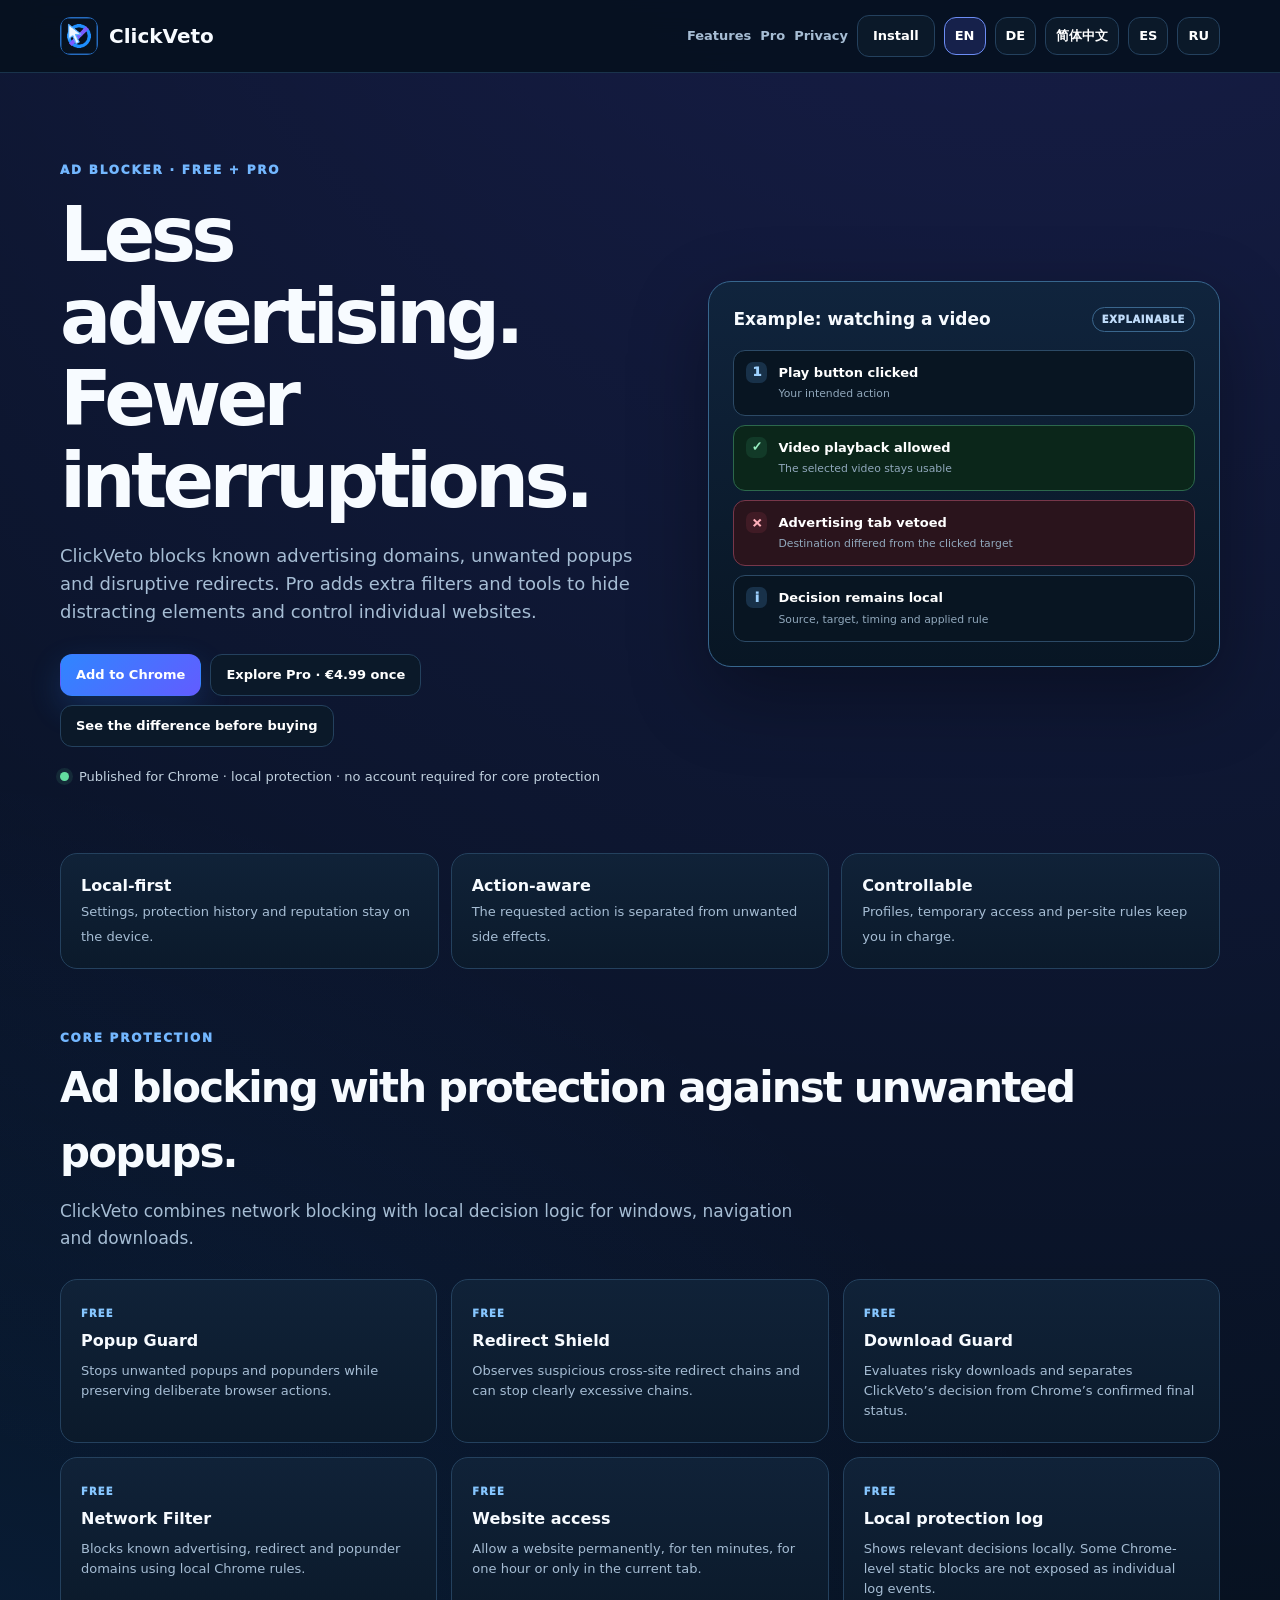
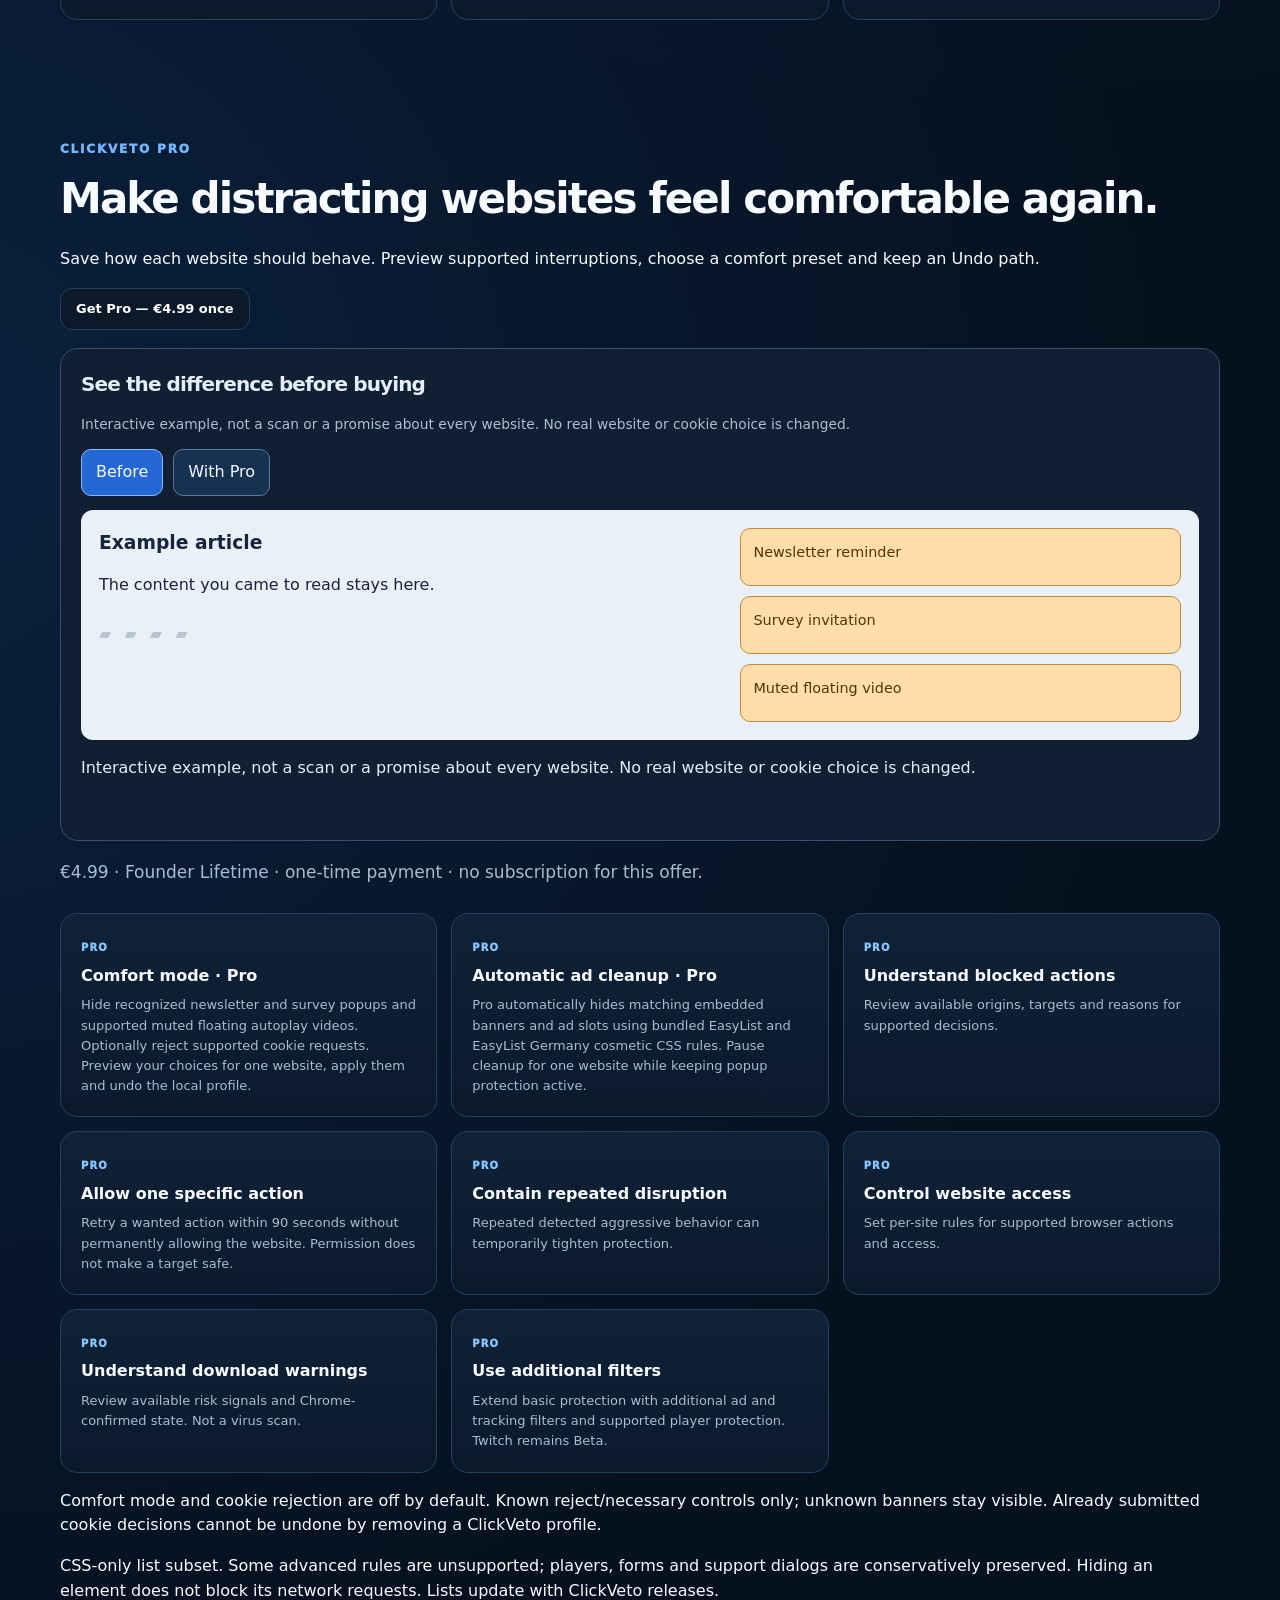
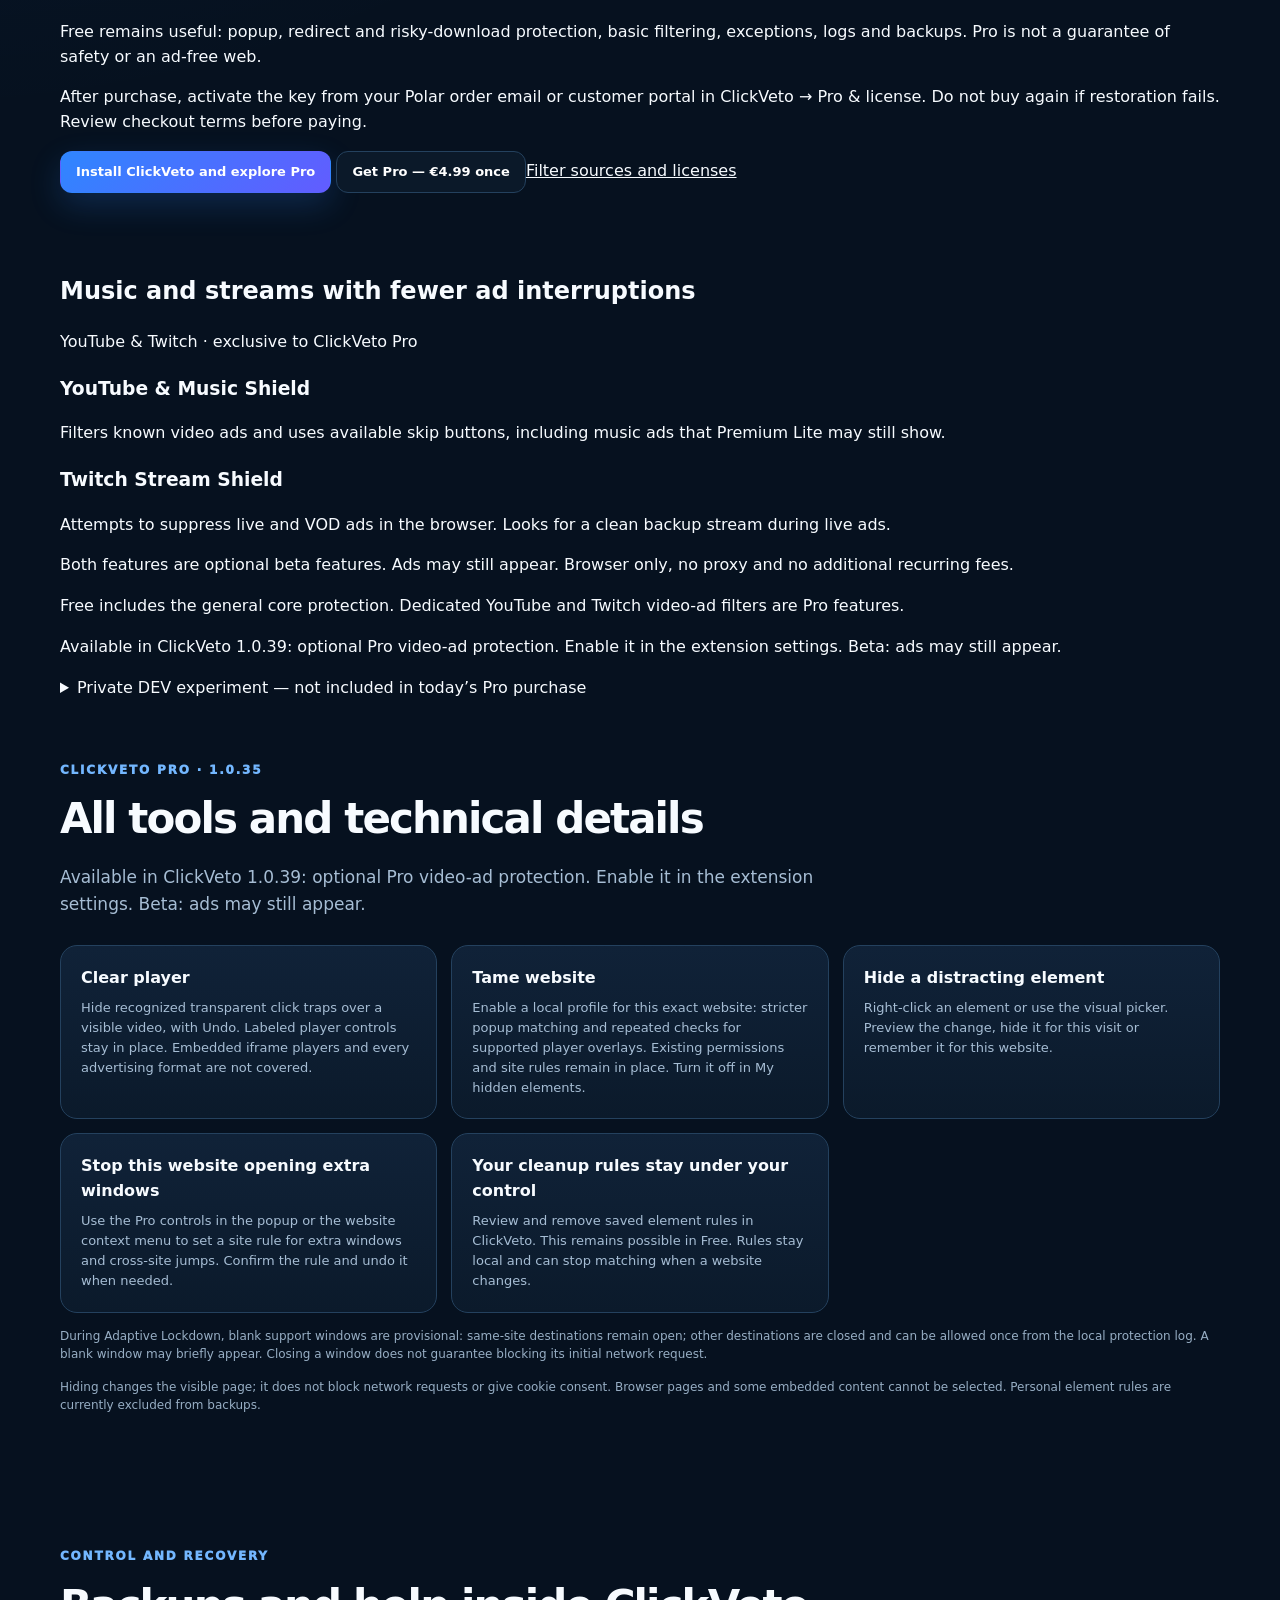
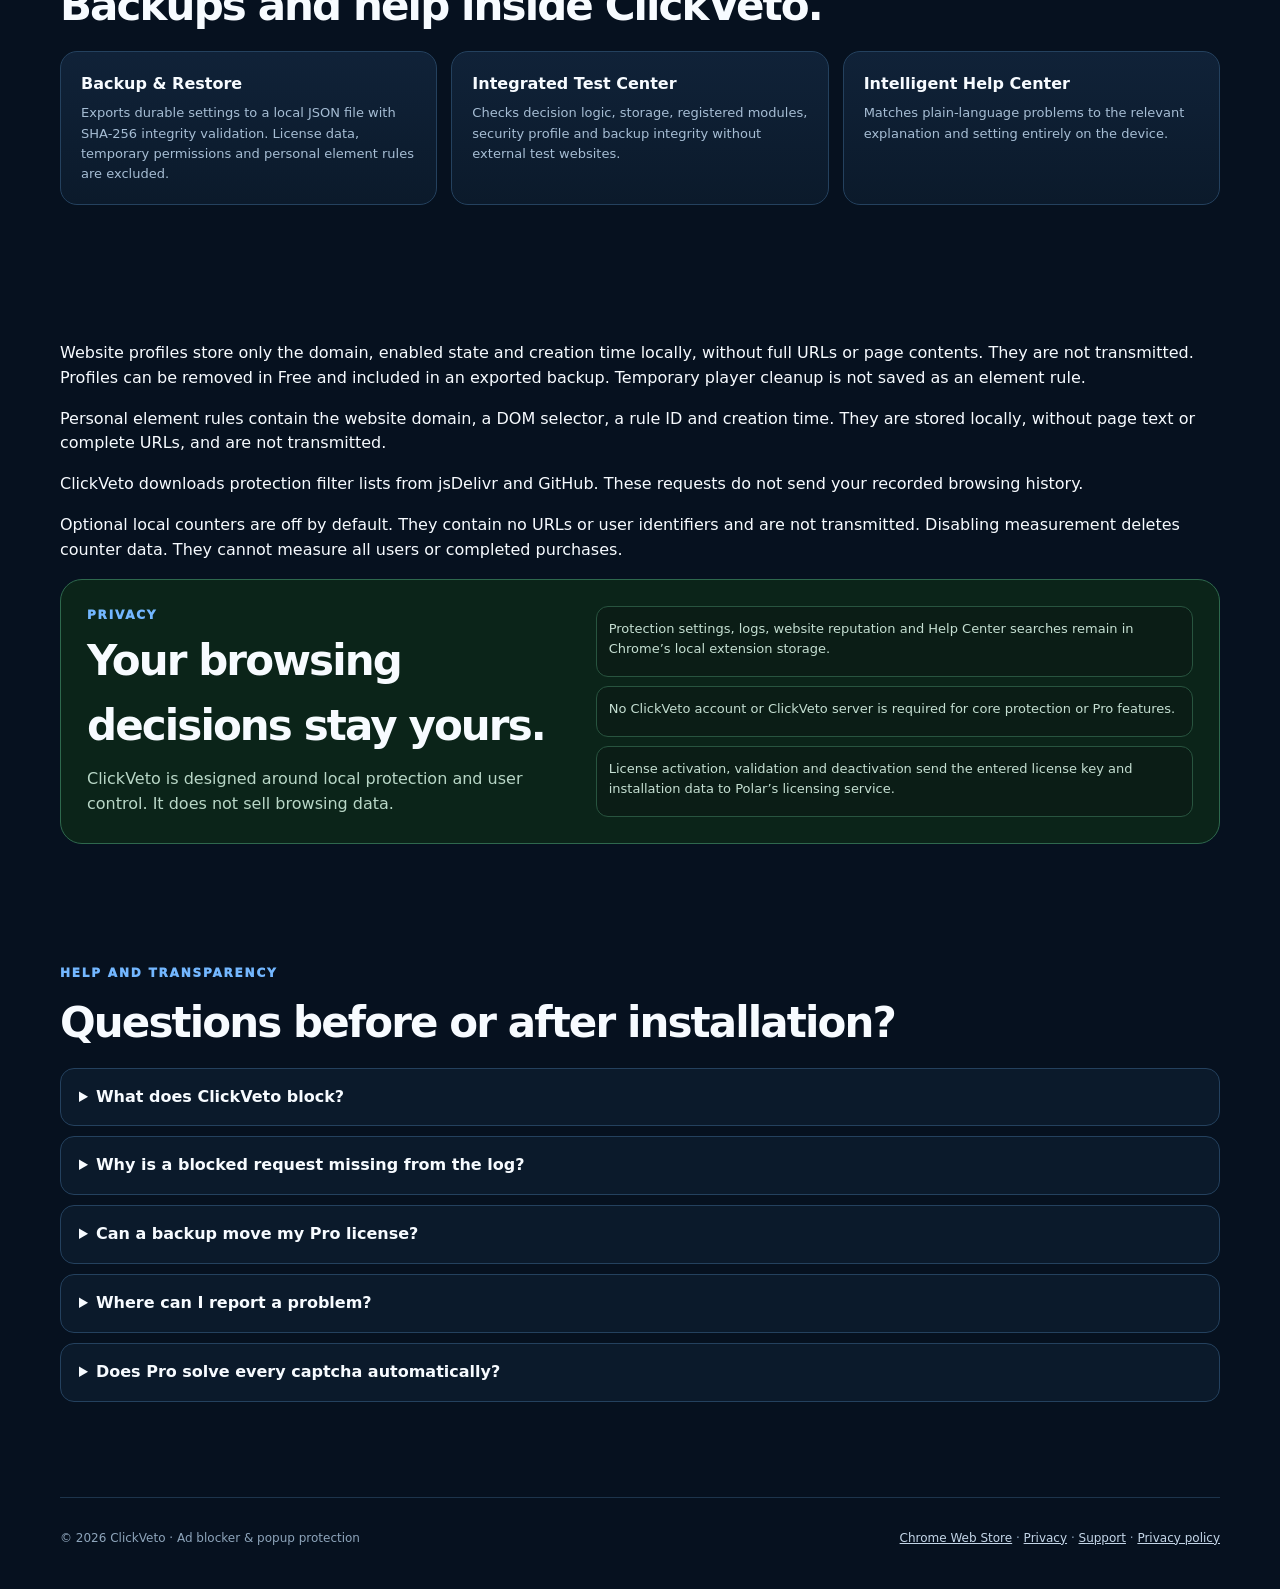
<file: index.html>
<!doctype html>
<html lang="en"><head>
<meta charset="utf-8"><meta name="viewport" content="width=device-width,initial-scale=1">
<meta name="description" content="ClickVeto blocks known advertising domains, unwanted popups and disruptive redirects. Local controls, Free protection and optional Pro tools."><meta name="theme-color" content="#071422">
<meta property="og:title" content="ClickVeto — Ad blocker &amp; popup protection"><meta property="og:description" content="Less advertising. Fewer interruptions. Ad blocking, popup protection and local website controls."><meta property="og:type" content="website">
<title>ClickVeto — Ad blocker &amp; popup protection</title><link rel="icon" href="icon128.png" sizes="128x128">
<style>
:root{color-scheme:dark;--bg:#06111f;--p:#0b1a2b;--p2:#102238;--line:#24415e;--line2:#37668d;--text:#f7fbff;--muted:#a6bdd4;--blue:#2f86ff;--violet:#625cff;--good:#63dda0}*{box-sizing:border-box}html{scroll-behavior:smooth;scroll-padding-top:88px}body{margin:0;background:radial-gradient(circle at 82% -8%,#6354ff35,transparent 32%),radial-gradient(circle at -8% 32%,#2484ff24,transparent 28%),var(--bg);color:var(--text);font-family:Inter,ui-sans-serif,system-ui,-apple-system,"Segoe UI",sans-serif;line-height:1.55}a{color:inherit}.shell{width:min(1160px,calc(100% - 32px));margin:auto}.nav-wrap{position:sticky;top:0;z-index:20;border-bottom:1px solid #37668d66;background:#06111fe8;backdrop-filter:blur(18px)}.nav{min-height:72px;display:flex;align-items:center;justify-content:space-between;gap:20px}.brand{display:flex;align-items:center;gap:11px;font-size:20px;font-weight:900;text-decoration:none}.brand img{width:38px;height:38px;border-radius:11px}.nav-links,.actions{display:flex;align-items:center;gap:9px;flex-wrap:wrap}.nav-links>a:not(.btn){color:var(--muted);font-size:13px;font-weight:750;text-decoration:none}.nav-links>a:hover{color:#fff}.btn,.lang{display:inline-flex;align-items:center;justify-content:center;border:1px solid var(--line);border-radius:12px;background:#0b1929;color:#fff;padding:10px 15px;font:inherit;font-size:13px;font-weight:850;text-decoration:none;cursor:pointer}.btn:hover,.lang:hover{border-color:var(--line2);transform:translateY(-1px)}.btn.primary{border-color:transparent;background:linear-gradient(135deg,var(--blue),var(--violet));box-shadow:0 12px 32px #2f86ff33}.lang{padding:8px 10px}.lang.active{border-color:#6c8df5;background:#16214b}.hero{display:grid;grid-template-columns:1.08fr .92fr;gap:48px;align-items:center;padding:88px 0 66px}.eyebrow{color:#73b7ff;font-size:12px;font-weight:950;letter-spacing:.15em;text-transform:uppercase}.hero h1{max-width:760px;margin:14px 0 20px;font-size:clamp(45px,6.4vw,76px);line-height:.99;letter-spacing:-.061em}.hero p,.lead{color:var(--muted);font-size:18px;max-width:760px;margin:0}.hero .actions{margin-top:28px}.trustline{display:flex;align-items:flex-start;gap:10px;margin-top:20px;color:#c1d1df;font-size:13px}.dot{width:9px;height:9px;margin-top:5px;border-radius:50%;background:var(--good);box-shadow:0 0 0 4px #63dda01a}.hero-card{border:1px solid var(--line2);border-radius:23px;background:linear-gradient(180deg,#10243d,#081624);padding:24px;box-shadow:0 28px 80px #0005}.card-head{display:flex;justify-content:space-between;align-items:center;gap:12px;margin-bottom:17px}.card-head strong{font-size:17px}.pill{display:inline-flex;border:1px solid #3a668d;border-radius:999px;padding:4px 9px;color:#c0dcfa;font-size:10px;font-weight:950;letter-spacing:.06em}.event{position:relative;margin-top:9px;padding:12px 12px 12px 44px;border:1px solid #2c4a66;border-radius:12px;background:#081522;color:#c4d4e2;font-size:13px}.event:before{position:absolute;left:12px;top:11px;width:21px;height:21px;display:grid;place-items:center;border-radius:7px;background:#183149;color:#9ed2ff;font-weight:950}.event.click:before{content:"1"}.event.allow:before{content:"✓";background:#123a28;color:#98efc1}.event.block:before{content:"×";background:#401b25;color:#ffafba}.event.info:before{content:"i"}.event strong{display:block;color:#fff}.event.allow{border-color:#2c684c;background:#0b261a}.event.block{border-color:#77374a;background:#2a141c}.event small{color:#91a8bc}.section{padding:60px 0}.section h2{margin:7px 0 13px;font-size:clamp(31px,4vw,42px);letter-spacing:-.045em}.section .lead{font-size:17px;margin-bottom:28px}.strip,.grid,.pro-grid,.tools{display:grid;gap:14px}.strip{grid-template-columns:repeat(3,1fr);gap:12px}.stat,.feature,.tool{border:1px solid var(--line);border-radius:17px;background:linear-gradient(180deg,var(--p2),var(--p));padding:20px}.stat strong,.feature strong,.tool b{display:block}.stat span,.feature p,.tool p{color:var(--muted);font-size:13px}.feature .tag{display:inline-block;margin-bottom:8px;color:#86c6ff;font-size:10px;font-weight:950;letter-spacing:.11em;text-transform:uppercase}.feature p,.tool p{margin:7px 0 0}.grid,.pro-grid,.tools{grid-template-columns:repeat(3,1fr)}.pro-band{border:1px solid #5653a4;border-radius:24px;background:linear-gradient(135deg,#15183b,#0b1e31 62%);padding:29px}.pro-head{display:flex;justify-content:space-between;gap:24px;align-items:flex-start}.price{font-size:42px;font-weight:950;line-height:1;letter-spacing:-.045em}.price small{display:block;margin-top:8px;color:#b8c8d9;font-size:12px;letter-spacing:0}.pro-item{border:1px solid #364f73;border-radius:15px;background:#05101d94;padding:17px}.pro-item strong{display:block}.pro-item p{margin:5px 0 0;color:var(--muted);font-size:13px}.twitch{margin-top:14px;border:1px solid #5c579e;border-radius:18px;background:#121434b8;padding:21px}.twitch-top{display:flex;justify-content:space-between;gap:16px;align-items:center}.twitch h3{margin:0;font-size:20px}.twitch p{color:var(--muted);font-size:13px;margin:7px 0 0}.twitch ul{display:grid;grid-template-columns:repeat(3,1fr);gap:8px 28px;margin:17px 0 0;padding-left:19px;color:#cad6e3;font-size:13px}.note{margin-top:14px!important;color:#97aec4!important;font-size:12px!important}.privacy{display:grid;grid-template-columns:.9fr 1.1fr;gap:20px;border:1px solid #2e684d;border-radius:22px;background:#0b2419;padding:26px}.privacy h2{margin:4px 0 9px}.privacy p{margin:0;color:#b9d7c7}.privacy-list{display:grid;gap:9px}.privacy-list div{border:1px solid #28543f;border-radius:12px;background:#0b1d16;padding:12px;color:#c5dfd2;font-size:13px}.faq{display:grid;gap:10px}.faq details{border:1px solid var(--line);border-radius:14px;background:var(--p);padding:16px 18px}.faq summary{cursor:pointer;font-weight:850}.faq p{margin:10px 0 0;color:var(--muted);font-size:13px}.footer{margin-top:35px;border-top:1px solid #1d344b;padding:31px 0 42px;color:#8ea5bb;font-size:12px}.footer-row{display:flex;justify-content:space-between;gap:20px;flex-wrap:wrap}.footer a{color:#c4d6e8}.hidden{display:none!important}@media(max-width:930px){.hero{grid-template-columns:1fr}.hero-card{max-width:700px}.grid,.pro-grid{grid-template-columns:1fr 1fr}.privacy{grid-template-columns:1fr}.twitch ul{grid-template-columns:1fr 1fr}.nav-links>a:not(.btn){display:none}}@media(max-width:620px){.shell{width:min(100% - 22px,1160px)}.nav{padding:13px 0}.nav-links .btn{display:none}.hero{padding:55px 0 43px}.hero h1{font-size:44px}.hero p{font-size:16px}.section{padding:44px 0}.strip,.grid,.pro-grid,.tools,.twitch ul{grid-template-columns:1fr}.pro-head{display:block}.pro-head .actions{margin-top:18px}.footer-row{display:block}.footer-row span{display:block;margin-top:8px}}
</style>
<style>.checkout-return{margin-top:24px;border:1px solid #2e684d;border-radius:16px;background:#0b2419;padding:17px 20px;color:#c9e9d8}.checkout-return strong{display:block;color:#fff}.checkout-return p{margin:4px 0 0;font-size:14px}.nav{flex-wrap:wrap;padding:12px 0}.nav-links{min-width:0;max-width:100%}.lang:focus-visible,a:focus-visible,summary:focus-visible{outline:3px solid #9bc7ff;outline-offset:3px}.hero h1{line-height:1.08;overflow-wrap:anywhere}.hero>div,.hero-card,.feature,.tool{min-width:0}.card-head{flex-wrap:wrap}html[lang="zh-CN"] body{font-family:"Microsoft YaHei","PingFang SC","Noto Sans CJK SC",system-ui,sans-serif}html[lang="zh-CN"] .hero h1,html[lang="zh-CN"] .section h2{letter-spacing:0}html[lang="zh-CN"] .section h2{line-height:1.3}@media(max-width:620px){.hero h1{font-size:clamp(32px,9vw,44px)}.nav-links{width:100%;justify-content:flex-start}.nav{gap:9px}html{scroll-padding-top:130px}}</style><style>.local-captcha-feature{border-color:#6774cb;background:linear-gradient(145deg,#172849,#152035)}.local-captcha-feature .tag{color:#e1d9ff;background:#625cff35;white-space:normal}.captcha-details-link,.captcha-privacy-link{color:#c3d5ff;text-underline-offset:4px}.captcha-panel{padding:clamp(20px,4vw,42px);border:1px solid #5667af;border-radius:24px;background:radial-gradient(circle at 95% 0,#625cff35,transparent 55%),#0c1c30}.captcha-panel h2{max-width:800px}.captcha-availability{padding:14px 17px;border-left:3px solid #b5a2ff;background:#a38dff12;color:#dfd6ff;font-size:14px}.captcha-grid{display:grid;grid-template-columns:repeat(3,minmax(0,1fr));gap:18px;margin:24px 0}.captcha-capability{padding:20px;border:1px solid #344b70;border-radius:16px;background:#08162588;min-width:0}.captcha-panel h3{margin:0 0 10px;font-size:17px}.captcha-panel p,.captcha-panel li{overflow-wrap:anywhere}.captcha-capability p,.captcha-limits p,.captcha-data{color:#b8cce3;font-size:14px;margin:0}.captcha-limits{border-top:1px solid #344b70;padding-top:22px}.captcha-how{margin:24px 0;border:1px solid #344b70;border-radius:12px;padding:15px 18px}.captcha-how summary{cursor:pointer;font-weight:700}.captcha-how ol{padding-left:22px;color:#b8cce3}.captcha-data{margin-bottom:10px}@media(max-width:760px){.captcha-grid{grid-template-columns:1fr}.captcha-panel{border-radius:18px}.captcha-capability{padding:17px}}</style><link rel="stylesheet" href="pro_value.css"></head><body>
<div class="nav-wrap"><nav class="nav shell" aria-label="Primary navigation"><a class="brand" href="#top"><img src="icon128.png" alt=""><span>ClickVeto</span></a><div class="nav-links"><a href="#features" data-en="Features" data-de="Funktionen"><span data-site-copy="Features">Features</span></a><a href="#pro">Pro</a><a href="#privacy" id="navPrivacy" data-en="Privacy" data-de="Datenschutz"><span data-site-copy="Privacy">Privacy</span></a><a class="btn" href="https://chromewebstore.google.com/detail/clickveto/iajadlmijkdhofafpeefnailnopnamee" target="_blank" rel="noreferrer" data-en="Install" data-de="Installieren"><span data-site-copy="Install">Install</span></a><button class="lang active" id="enBtn" type="button" aria-pressed="true" data-language="en" aria-label="English">EN</button><button class="lang" id="deBtn" type="button" aria-pressed="false" data-language="de" aria-label="Deutsch">DE</button><button class="lang" id="zhBtn" type="button" data-language="zh" aria-pressed="false" aria-label="简体中文">简体中文</button><button class="lang" id="esBtn" type="button" data-language="es" aria-pressed="false" aria-label="Español">ES</button><button class="lang" id="ruBtn" type="button" data-language="ru" aria-pressed="false" aria-label="Русский">RU</button></div></nav></div>
<div class="shell" id="top">
<main id="en"><aside class="checkout-return hidden" role="status"><strong>Back from checkout</strong><p>If your payment was completed, activate the license key from your Polar email or customer portal in ClickVeto. This page does not verify payment.</p></aside>
<section class="hero"><div><div class="eyebrow">Ad blocker · Free + Pro</div><h1>Less advertising. Fewer interruptions.</h1><p>ClickVeto blocks known advertising domains, unwanted popups and disruptive redirects. Pro adds extra filters and tools to hide distracting elements and control individual websites.</p><div class="actions"><a class="btn primary" href="https://chromewebstore.google.com/detail/clickveto/iajadlmijkdhofafpeefnailnopnamee" target="_blank" rel="noreferrer">Add to Chrome</a><a class="btn" href="#pro">Explore Pro · €4.99 once</a><a href="#pro-demo-en" class="btn secondary">See the difference before buying</a></div><div class="trustline"><span class="dot"></span><span>Published for Chrome · local protection · no account required for core protection</span></div></div><aside class="hero-card" aria-label="Example ClickVeto decision"><div class="card-head"><strong>Example: watching a video</strong><span class="pill">EXPLAINABLE</span></div><div class="event click"><strong>Play button clicked</strong><small>Your intended action</small></div><div class="event allow"><strong>Video playback allowed</strong><small>The selected video stays usable</small></div><div class="event block"><strong>Advertising tab vetoed</strong><small>Destination differed from the clicked target</small></div><div class="event info"><strong>Decision remains local</strong><small>Source, target, timing and applied rule</small></div></aside></section>
<section class="strip"><div class="stat"><strong>Local-first</strong><span>Settings, protection history and reputation stay on the device.</span></div><div class="stat"><strong>Action-aware</strong><span>The requested action is separated from unwanted side effects.</span></div><div class="stat"><strong>Controllable</strong><span>Profiles, temporary access and per-site rules keep you in charge.</span></div></section>
<section class="section" id="features"><div class="eyebrow">Core protection</div><h2>Ad blocking with protection against unwanted popups.</h2><p class="lead">ClickVeto combines network blocking with local decision logic for windows, navigation and downloads.</p><div class="grid">
<article class="feature"><span class="tag">Free</span><strong>Popup Guard</strong><p>Stops unwanted popups and popunders while preserving deliberate browser actions.</p></article><article class="feature"><span class="tag">Free</span><strong>Redirect Shield</strong><p>Observes suspicious cross-site redirect chains and can stop clearly excessive chains.</p></article><article class="feature"><span class="tag">Free</span><strong>Download Guard</strong><p>Evaluates risky downloads and separates ClickVeto’s decision from Chrome’s confirmed final status.</p></article><article class="feature"><span class="tag">Free</span><strong>Network Filter</strong><p>Blocks known advertising, redirect and popunder domains using local Chrome rules.</p></article><article class="feature"><span class="tag">Free</span><strong>Website access</strong><p>Allow a website permanently, for ten minutes, for one hour or only in the current tab.</p></article><article class="feature"><span class="tag">Free</span><strong>Local protection log</strong><p>Shows relevant decisions locally. Some Chrome-level static blocks are not exposed as individual log events.</p></article></div></section>
<section class="section" id="pro"><div class="eyebrow">ClickVeto Pro</div><h2>Make distracting websites feel comfortable again.</h2><p>Save how each website should behave. Preview supported interruptions, choose a comfort preset and keep an Undo path.</p><p class="pro-early-offer"><a class="btn" href="https://buy.polar.sh/polar_cl_rQXmMxUcKgCrd6oTK952iHx83fKup8tin0EIN38O3bh" target="_blank" rel="noreferrer">Get Pro — €4.99 once</a></p><div class="cv-website-demo" id="pro-demo-en" data-demo-language="en"></div><p class="lead">€4.99 · Founder Lifetime · one-time payment · no subscription for this offer.</p><div class="grid"><article class="feature comfort-mode-feature"><span class="tag">Pro</span><strong>Comfort mode · Pro</strong><p>Hide recognized newsletter and survey popups and supported muted floating autoplay videos. Optionally reject supported cookie requests. Preview your choices for one website, apply them and undo the local profile.</p></article><article class="feature cosmetic-feature"><span class="tag">Pro</span><strong>Automatic ad cleanup · Pro</strong><p>Pro automatically hides matching embedded banners and ad slots using bundled EasyList and EasyList Germany cosmetic CSS rules. Pause cleanup for one website while keeping popup protection active.</p></article><article class="feature"><span class="tag">Pro</span><strong>Understand blocked actions</strong><p>Review available origins, targets and reasons for supported decisions.</p></article><article class="feature"><span class="tag">Pro</span><strong>Allow one specific action</strong><p>Retry a wanted action within 90 seconds without permanently allowing the website. Permission does not make a target safe.</p></article><article class="feature"><span class="tag">Pro</span><strong>Contain repeated disruption</strong><p>Repeated detected aggressive behavior can temporarily tighten protection.</p></article><article class="feature"><span class="tag">Pro</span><strong>Control website access</strong><p>Set per-site rules for supported browser actions and access.</p></article><article class="feature"><span class="tag">Pro</span><strong>Understand download warnings</strong><p>Review available risk signals and Chrome-confirmed state. Not a virus scan.</p></article><article class="feature"><span class="tag">Pro</span><strong>Use additional filters</strong><p>Extend basic protection with additional ad and tracking filters and supported player protection. Twitch remains Beta.</p></article></div><p class="comfort-mode-note muted">Comfort mode and cookie rejection are off by default. Known reject/necessary controls only; unknown banners stay visible. Already submitted cookie decisions cannot be undone by removing a ClickVeto profile.</p><p class="muted">CSS-only list subset. Some advanced rules are unsupported; players, forms and support dialogs are conservatively preserved. Hiding an element does not block its network requests. Lists update with ClickVeto releases.</p><p>Free remains useful: popup, redirect and risky-download protection, basic filtering, exceptions, logs and backups. Pro is not a guarantee of safety or an ad-free web.</p><p>After purchase, activate the key from your Polar order email or customer portal in ClickVeto → Pro &amp; license. Do not buy again if restoration fails. Review checkout terms before paying.</p><a class="btn primary" href="https://chromewebstore.google.com/detail/clickveto/iajadlmijkdhofafpeefnailnopnamee" target="_blank" rel="noreferrer">Install ClickVeto and explore Pro</a> <a class="btn" href="https://buy.polar.sh/polar_cl_rQXmMxUcKgCrd6oTK952iHx83fKup8tin0EIN38O3bh" target="_blank" rel="noreferrer">Get Pro — €4.99 once</a><a href="filter-licenses.html">Filter sources and licenses</a></section><section class="card new-pro-tools" id="video-shields-en"><h2>Music and streams with fewer ad interruptions</h2><p>YouTube &amp; Twitch · exclusive to ClickVeto Pro</p><h3>YouTube &amp; Music Shield</h3><p>Filters known video ads and uses available skip buttons, including music ads that Premium Lite may still show.</p><h3>Twitch Stream Shield</h3><p>Attempts to suppress live and VOD ads in the browser. Looks for a clean backup stream during live ads.</p><p>Both features are optional beta features. Ads may still appear. Browser only, no proxy and no additional recurring fees.</p><p>Free includes the general core protection. Dedicated YouTube and Twitch video-ad filters are Pro features.</p><p class="release-status">Available in ClickVeto 1.0.39: optional Pro video-ad protection. Enable it in the extension settings. Beta: ads may still appear.</p></section><details class="cv-private-preview"><summary>Private DEV experiment — not included in today’s Pro purchase</summary><section class="section captcha-preview" id="captcha" aria-labelledby="captcha-title"><h2 id="captcha-title">A little help with simple captchas. On your device.</h2><p class="lead">Private DEV 1.0.37.6 is an experimental local text/calculation aid. No universal solver, no proven provider acceptance, Auto off by default. Not included in the published Store extension.</p><a class="captcha-privacy-link" href="privacy.html?lang=en#captcha-local-privacy-en">Read the data details</a></section></details>
<section class="section new-pro-tools" id="tools-en"><div class="eyebrow">ClickVeto Pro · 1.0.35</div><h2>All tools and technical details</h2><p class="lead release-status">Available in ClickVeto 1.0.39: optional Pro video-ad protection. Enable it in the extension settings. Beta: ads may still appear.</p><div class="tools"><article class="tool"><b>Clear player</b><p>Hide recognized transparent click traps over a visible video, with Undo. Labeled player controls stay in place. Embedded iframe players and every advertising format are not covered.</p></article><article class="tool"><b>Tame website</b><p>Enable a local profile for this exact website: stricter popup matching and repeated checks for supported player overlays. Existing permissions and site rules remain in place. Turn it off in My hidden elements.</p></article><article class="tool"><b>Hide a distracting element</b><p>Right-click an element or use the visual picker. Preview the change, hide it for this visit or remember it for this website.</p></article><article class="tool"><b>Stop this website opening extra windows</b><p>Use the Pro controls in the popup or the website context menu to set a site rule for extra windows and cross-site jumps. Confirm the rule and undo it when needed.</p></article><article class="tool"><b>Your cleanup rules stay under your control</b><p>Review and remove saved element rules in ClickVeto. This remains possible in Free. Rules stay local and can stop matching when a website changes.</p></article></div><p class="note bootstrap-policy">During Adaptive Lockdown, blank support windows are provisional: same-site destinations remain open; other destinations are closed and can be allowed once from the local protection log. A blank window may briefly appear. Closing a window does not guarantee blocking its initial network request.</p><p class="note">Hiding changes the visible page; it does not block network requests or give cookie consent. Browser pages and some embedded content cannot be selected. Personal element rules are currently excluded from backups.</p></section>
<section class="section"><div class="eyebrow">Control and recovery</div><h2>Backups and help inside ClickVeto.</h2><div class="tools"><article class="tool"><b>Backup &amp; Restore</b><p>Exports durable settings to a local JSON file with SHA-256 integrity validation. License data, temporary permissions and personal element rules are excluded.</p></article><article class="tool"><b>Integrated Test Center</b><p>Checks decision logic, storage, registered modules, security profile and backup integrity without external test websites.</p></article><article class="tool"><b>Intelligent Help Center</b><p>Matches plain-language problems to the relevant explanation and setting entirely on the device.</p></article></div></section>
<section class="section" id="privacy"><p class="website-profile-privacy">Website profiles store only the domain, enabled state and creation time locally, without full URLs or page contents. They are not transmitted. Profiles can be removed in Free and included in an exported backup. Temporary player cleanup is not saved as an element rule.</p><p class="element-rule-privacy">Personal element rules contain the website domain, a DOM selector, a rule ID and creation time. They are stored locally, without page text or complete URLs, and are not transmitted.</p><p>ClickVeto downloads protection filter lists from jsDelivr and GitHub. These requests do not send your recorded browsing history.</p><p>Optional local counters are off by default. They contain no URLs or user identifiers and are not transmitted. Disabling measurement deletes counter data. They cannot measure all users or completed purchases.</p><div class="privacy"><div><div class="eyebrow">Privacy</div><h2>Your browsing decisions stay yours.</h2><p>ClickVeto is designed around local protection and user control. It does not sell browsing data.</p></div><div class="privacy-list"><div>Protection settings, logs, website reputation and Help Center searches remain in Chrome’s local extension storage.</div><div>No ClickVeto account or ClickVeto server is required for core protection or Pro features.</div><div>License activation, validation and deactivation send the entered license key and installation data to Polar’s licensing service.</div></div></div></section>
<section class="section" id="support"><div class="eyebrow">Help and transparency</div><h2>Questions before or after installation?</h2><div class="faq"><details><summary>What does ClickVeto block?</summary><p>ClickVeto filters known advertising domains and blocks supported unwanted popups, redirects and advertising overlays. Pro adds extra filters and personal element rules. Results depend on the website and the selected settings.</p></details><details><summary>Why is a blocked request missing from the log?</summary><p>Chrome does not expose every production static-rule or content-setting decision as an individual event. The log records decisions ClickVeto can reliably observe.</p></details><details><summary>Can a backup move my Pro license?</summary><p>No. License data is deliberately excluded. A new installation or extension ID must be activated separately with the license key.</p></details><details><summary>Where can I report a problem?</summary><p>Use <a href="https://github.com/GainLog/clickveto-site/issues" target="_blank" rel="noreferrer">ClickVeto Support on GitHub</a>. Never post license keys or private data.</p></details><details class="captcha-faq"><summary>Does Pro solve every captcha automatically?</summary><p>No. Local captcha help is an experimental 1.0.37 preview, not yet in the published Store version. It assists only with supported tasks and may leave them for manual completion. It does not guarantee acceptance by reCAPTCHA, Cloudflare or hCaptcha.</p></details></div></section>
</main>
<main id="zh" class="hidden"><aside class="checkout-return hidden" role="status"><strong>从结账页面返回</strong><p>如果已完成付款，请在 ClickVeto 中激活 Polar 邮件或客户门户中的许可证密钥。本页面不验证付款。</p></aside>
<section class="hero"><div><div class="eyebrow">广告拦截 · Free + Pro</div><h1>更少广告，更少干扰。</h1><p>ClickVeto 拦截已知广告域名、不需要的弹窗和干扰性跳转。Pro 提供额外过滤器，以及隐藏干扰元素和管理单个网站的工具。</p><div class="actions"><a class="btn primary" href="https://chromewebstore.google.com/detail/clickveto/iajadlmijkdhofafpeefnailnopnamee" target="_blank" rel="noreferrer">添加至 Chrome</a><a class="btn" href="#pro-zh">了解 Pro · 一次性 4.99 欧元</a><a href="#pro-demo-zh" class="btn secondary">购买前查看效果示例</a></div><div class="trustline"><span class="dot"></span><span>已上架 Chrome · 本地保护 · 基础保护无需账户</span></div></div><aside class="hero-card" aria-label="ClickVeto 决策示例"><div class="card-head"><strong>示例：观看视频</strong><span class="pill">可解释</span></div><div class="event click"><strong>点击播放按钮</strong><small>你希望进行的操作</small></div><div class="event allow"><strong>允许播放视频</strong><small>所选视频仍可播放</small></div><div class="event block"><strong>广告标签页已拦截</strong><small>目的地与点击目标不符</small></div><div class="event info"><strong>决策保留在本地</strong><small>来源、目标、时间及应用的规则</small></div></aside></section>
<section class="strip"><div class="stat"><strong>本地优先</strong><span>设置、保护记录及信誉数据保留在设备上。</span></div><div class="stat"><strong>理解操作意图</strong><span>区分所需操作与不需要的附带行为。</span></div><div class="stat"><strong>由您控制</strong><span>通过保护模式、临时许可和网站规则掌握控制权。</span></div></section>
<section class="section" id="features-zh"><div class="eyebrow">基础保护</div><h2>广告拦截与弹窗防护。</h2><p class="lead">ClickVeto 将网络拦截与针对窗口、导航和下载的本地决策逻辑结合起来。</p><div class="grid">
<article class="feature"><span class="tag">Free</span><strong>弹窗保护</strong><p>阻止不需要的弹窗和后台弹窗，同时保留有意进行的浏览器操作。</p></article><article class="feature"><span class="tag">Free</span><strong>重定向保护</strong><p>观察可疑跨站重定向链，并可阻止明显过长的重定向链。</p></article><article class="feature"><span class="tag">Free</span><strong>下载保护</strong><p>评估高风险下载，并区分 ClickVeto 的决策与 Chrome 确认的最终状态。</p></article><article class="feature"><span class="tag">Free</span><strong>网络过滤器</strong><p>使用本地 Chrome 规则拦截已知广告、重定向及后台弹窗域名。</p></article><article class="feature"><span class="tag">Free</span><strong>网站许可</strong><p>永久允许网站，或允许十分钟、一小时、仅在当前标签页允许。</p></article><article class="feature"><span class="tag">Free</span><strong>本地保护日志</strong><p>在本地展示相关决策。某些 Chrome 层面的静态拦截不会提供单独的日志事件。</p></article></div></section>
<section class="section" id="pro-zh"><div class="eyebrow">ClickVeto Pro</div><h2>让干扰你的网页恢复舒适。</h2><p>记住每个网站的使用偏好。查看识别到的干扰，选择舒适模板，并保留撤销控制。</p><p class="pro-early-offer"><a class="btn" href="https://buy.polar.sh/polar_cl_rQXmMxUcKgCrd6oTK952iHx83fKup8tin0EIN38O3bh" target="_blank" rel="noreferrer">购买 Pro — 一次性 4.99 欧元</a></p><div class="cv-website-demo" id="pro-demo-zh" data-demo-language="zh"></div><p class="lead">€4.99 · Founder Lifetime · 一次性付款 · 此优惠无订阅</p><div class="grid"><article class="feature comfort-mode-feature"><span class="tag">Pro</span><strong>舒适模式 · Pro</strong><p>隐藏识别到的订阅和调查弹窗以及受支持的静音悬浮自动播放视频。可选择拒绝受支持的 Cookie 请求。先预览网站选项，再应用或撤销本地配置。</p></article><article class="feature cosmetic-feature"><span class="tag">Pro</span><strong>自动隐藏广告 · Pro</strong><p>Pro 使用内置 EasyList 和 EasyList Germany CSS 外观规则自动隐藏匹配的横幅和广告位。可在单个网站暂停隐藏，同时保留弹窗保护。</p></article><article class="feature"><span class="tag">Pro</span><strong>理解被拦截的操作</strong><p>查看受支持决策的可用来源、目标和原因。</p></article><article class="feature"><span class="tag">Pro</span><strong>允许一次特定操作</strong><p>在 90 秒内重试所需操作，无需永久允许网站。许可并不代表目标安全。</p></article><article class="feature"><span class="tag">Pro</span><strong>遏制重复干扰</strong><p>重复检测到侵扰行为时，可暂时加强保护。</p></article><article class="feature"><span class="tag">Pro</span><strong>控制网站权限</strong><p>为受支持的浏览器操作和权限设置网站单独规则。</p></article><article class="feature"><span class="tag">Pro</span><strong>理解下载警告</strong><p>查看可用风险信号和 Chrome 确认的状态。这不是病毒扫描。</p></article><article class="feature"><span class="tag">Pro</span><strong>使用额外过滤器</strong><p>添加广告和跟踪过滤器及受支持的播放器保护，扩展基础保护。Twitch 功能仍为测试版。</p></article></div><p class="comfort-mode-note muted">舒适模式和 Cookie 拒绝默认关闭。仅处理已知的拒绝或仅必要按钮；未知横幅保持可见。删除 ClickVeto 配置不能撤销已提交的 Cookie 决定。</p><p class="muted">仅支持列表的 CSS 子集。部分高级规则不受支持；为兼容性保留播放器、表单和支持对话框。隐藏元素不会阻止网络请求。列表随 ClickVeto 版本更新。</p><p>Free 仍提供实用功能：弹窗、重定向和高风险下载保护，基础过滤、例外、日志及备份。Pro 不保证安全或整个网络无广告。</p><p>购买后，在 ClickVeto → Pro 和许可证中激活 Polar 订单邮件或客户门户提供的密钥。恢复失败时请勿再次购买。付款前请查看结账条款。</p><a class="btn primary" href="https://chromewebstore.google.com/detail/clickveto/iajadlmijkdhofafpeefnailnopnamee" target="_blank" rel="noreferrer">安装 ClickVeto 并了解 Pro</a> <a class="btn" href="https://buy.polar.sh/polar_cl_rQXmMxUcKgCrd6oTK952iHx83fKup8tin0EIN38O3bh" target="_blank" rel="noreferrer">购买 Pro — 一次性 4.99 欧元</a><a href="filter-licenses.html">过滤器来源与许可证</a></section><section class="card new-pro-tools" id="video-shields-zh"><h2>让音乐和直播减少广告打断</h2><p>YouTube 与 Twitch · ClickVeto Pro 专属</p><h3>YouTube &amp; Music Shield</h3><p>过滤已知的视频广告并使用可用的跳过按钮，也适用于 Premium Lite 仍可能展示的音乐广告。</p><h3>Twitch Stream Shield</h3><p>尝试在浏览器中抑制 Twitch 直播和点播广告。直播广告期间会寻找无广告的备用直播流。</p><p>两项功能均为可选测试版，仍可能出现广告。仅适用于浏览器，不使用代理，也没有额外的持续费用。</p><p>Free 包含通用基础防护。专门针对 YouTube 和 Twitch 视频广告的过滤功能属于 Pro。</p><p class="release-status">ClickVeto 1.0.39 已提供可选的 Pro 视频广告防护。请在扩展设置中启用。测试版仍可能出现广告。</p></section><details class="cv-private-preview"><summary>私人 DEV 实验 — 不包含在当前 Pro 购买中</summary><section class="section captcha-preview" id="captcha-zh" aria-labelledby="captcha-zh-title"><h2 id="captcha-zh-title">简单验证码辅助。在你的设备上运行。</h2><p class="lead">私人 DEV 1.0.37.6 是实验性的本地文字和算术辅助工具。并非通用解题器，尚未证实服务商接受结果，自动填写默认关闭。不包含在已发布的商店扩展中。</p><a class="captcha-privacy-link" href="privacy.html?lang=en#captcha-local-privacy-en">查看数据处理详情</a></section></details>
<section class="section new-pro-tools" id="tools-en-zh"><div class="eyebrow">ClickVeto Pro · 1.0.35</div><h2>所有工具和技术说明</h2><p class="lead release-status">ClickVeto 1.0.39 已提供可选的 Pro 视频广告防护。请在扩展设置中启用。测试版仍可能出现广告。</p><div class="tools"><article class="tool"><b>清理播放器</b><p>隐藏可见视频上识别出的透明点击陷阱，并支持撤销。带有标签的播放器控件保持不变。不覆盖嵌入式 iframe 播放器或所有广告形式。</p></article><article class="tool"><b>管理网站干扰</b><p>为此网站的确切域名启用本地配置：更严格地检查弹窗，并重复检查支持的播放器遮罩。现有权限和网站规则保持不变。可在“我的隐藏元素”中关闭。</p></article><article class="tool"><b>隐藏干扰元素</b><p>右键点击元素或使用可视化选择器。先预览，再仅本次隐藏，或为此网站保存规则。</p></article><article class="tool"><b>阻止此网站打开额外窗口</b><p>在弹出面板或网站右键菜单中设置 Pro 规则，控制额外窗口和跨站跳转。确认更改，需要时可撤销。</p></article><article class="tool"><b>自行管理隐藏规则</b><p>在 ClickVeto 中查看和删除保存的元素规则，Free 也可删除。规则仅保存在本地；网站变化后可能不再匹配。</p></article></div><p class="note bootstrap-policy">在自适应锁定期间，空白客服窗口只是临时开放：同一网站的目标保持打开，其他目标会关闭，可在本地防护日志中允许一次。空白窗口可能短暂出现。关闭窗口不保证阻止最初的网络请求。</p><p class="note">隐藏仅改变页面显示，不阻止网络请求，也不代表同意 Cookie。浏览器内部页面和部分嵌入内容无法选择。个人元素规则目前不包含在备份中。</p></section>
<section class="section"><div class="eyebrow">控制与恢复</div><h2>ClickVeto 内置备份和帮助。</h2><div class="tools"><article class="tool"><b>备份与恢复</b><p>将长期设置导出为本地 JSON 文件并使用 SHA-256 校验。许可证、临时权限和个人元素规则不包含在内。</p></article><article class="tool"><b>内置测试中心</b><p>无需外部测试网站，检查决策逻辑、存储、已注册模块、安全模式及备份完整性。</p></article><article class="tool"><b>智能帮助中心</b><p>完全在设备上，将日常语言描述的问题对应到相关说明和设置。</p></article></div></section>
<section class="section" id="privacy-zh"><p class="website-profile-privacy">网站配置仅在本地保存域名、启用状态和创建时间，不含完整 URL 或页面内容，也不会传输。Free 用户也可删除配置；导出的备份可包含这些配置。临时播放器清理不会保存为元素规则。</p><p class="element-rule-privacy">个人元素规则包含网站域名、DOM 选择器、规则 ID 和创建时间。仅保存在本地，不含页面文字或完整 URL，也不传输。</p><p>ClickVeto 从 jsDelivr 和 GitHub 下载防护过滤列表。这些请求不会发送已记录的浏览历史。</p><p>可选本地计数默认关闭，不含网址或用户标识，也不发送数据。关闭计数会删除计数数据。计数无法衡量所有用户或已完成的购买。</p><div class="privacy"><div><div class="eyebrow">隐私</div><h2>您的浏览决策由您掌握。</h2><p>ClickVeto 以本地保护和用户控制为设计原则，不出售浏览数据。</p></div><div class="privacy-list"><div>保护设置、日志、网站信誉和帮助中心搜索保留在 Chrome 本地扩展存储中。</div><div>基础保护及 Pro 功能无需 ClickVeto 账户或 ClickVeto 服务器。</div><div>许可证激活、验证和停用会将输入的许可证密钥及安装数据发送至 Polar 许可服务。</div></div></div></section>
<section class="section" id="support-zh"><div class="eyebrow">帮助与透明度</div><h2>安装前后有疑问？</h2><div class="faq"><details><summary>ClickVeto 会拦截什么？</summary><p>ClickVeto 过滤已知广告域名，并拦截受支持的不需要的弹窗、跳转和广告遮罩。Pro 添加额外过滤器和个人元素规则。效果取决于网站和所选设置。</p></details><details><summary>为什么日志中没有某个被拦截的请求？</summary><p>Chrome 不会将正式版本的每项静态规则或内容设置决策作为独立事件提供。日志记录 ClickVeto 能可靠观察到的决策。</p></details><details><summary>备份能转移 Pro 许可证吗？</summary><p>不能。许可证数据被有意排除。新的安装或扩展 ID 必须使用许可证密钥单独激活。</p></details><details><summary>在哪里反馈问题？</summary><p>请使用 <a href="https://github.com/GainLog/clickveto-site/issues" target="_blank" rel="noreferrer">GitHub 上的 ClickVeto 支持</a>。请勿公开许可证密钥或私人数据。</p></details><details class="captcha-faq"><summary>Pro 能自动解决所有验证码吗？</summary><p>不能。本地验证码辅助是 1.0.37 的实验性预览，尚未包含在已发布的商店版本中。仅辅助特定任务，不确定的情况仍需手动完成。不保证 reCAPTCHA、Cloudflare 或 hCaptcha 接受验证。</p></details></div></section>
</main><main id="es" class="hidden"><aside class="checkout-return hidden" role="status"><strong>De vuelta del pago</strong><p>Si completaste el pago, activa en ClickVeto la clave del correo de Polar o del portal del cliente. Esta página no verifica el pago.</p></aside>
<section class="hero"><div><div class="eyebrow">Bloqueador de anuncios · Free + Pro</div><h1>Menos anuncios. Menos interrupciones.</h1><p>ClickVeto bloquea dominios conocidos de anuncios, ventanas emergentes no deseadas y redirecciones molestas. Pro añade filtros y herramientas para ocultar elementos molestos y controlar cada sitio.</p><div class="actions"><a class="btn primary" href="https://chromewebstore.google.com/detail/clickveto/iajadlmijkdhofafpeefnailnopnamee" target="_blank" rel="noreferrer">Añadir a Chrome</a><a class="btn" href="#pro-es">Ver Pro · 4,99 € una vez</a><a href="#pro-demo-es" class="btn secondary">Mira la diferencia antes de comprar</a></div><div class="trustline"><span class="dot"></span><span>Publicado para Chrome · protección local · sin cuenta para la protección básica</span></div></div><aside class="hero-card" aria-label="Ejemplo de decisión de ClickVeto"><div class="card-head"><strong>Ejemplo: ver un vídeo</strong><span class="pill">EXPLICABLE</span></div><div class="event click"><strong>Clic en reproducir</strong><small>La acción que querías</small></div><div class="event allow"><strong>Reproducción permitida</strong><small>El vídeo elegido sigue disponible</small></div><div class="event block"><strong>Pestaña publicitaria bloqueada</strong><small>El destino no coincidía con el objetivo pulsado</small></div><div class="event info"><strong>La decisión permanece local</strong><small>Origen, destino, momento y regla aplicada</small></div></aside></section>
<section class="strip"><div class="stat"><strong>Primero, lo local</strong><span>Los ajustes, el historial de protección y la reputación permanecen en el dispositivo.</span></div><div class="stat"><strong>Según la acción</strong><span>Distingue la acción solicitada de los efectos secundarios no deseados.</span></div><div class="stat"><strong>Bajo tu control</strong><span>Los perfiles, permisos temporales y reglas por sitio te dan el control.</span></div></section>
<section class="section" id="features-es"><div class="eyebrow">Protección básica</div><h2>Bloqueo de anuncios con protección contra ventanas molestas.</h2><p class="lead">ClickVeto combina el bloqueo de red con decisiones locales sobre ventanas, navegación y descargas.</p><div class="grid">
<article class="feature"><span class="tag">Free</span><strong>Protección de ventanas emergentes</strong><p>Detiene ventanas emergentes y ocultas no deseadas, conservando las acciones deliberadas.</p></article><article class="feature"><span class="tag">Free</span><strong>Protección de redirecciones</strong><p>Observa cadenas sospechosas entre sitios y puede detener las claramente excesivas.</p></article><article class="feature"><span class="tag">Free</span><strong>Protección de descargas</strong><p>Evalúa descargas de riesgo y distingue la decisión de ClickVeto del estado final confirmado por Chrome.</p></article><article class="feature"><span class="tag">Free</span><strong>Filtro de red</strong><p>Bloquea dominios conocidos de publicidad y redirección y ventanas ocultas mediante reglas locales de Chrome.</p></article><article class="feature"><span class="tag">Free</span><strong>Permisos por sitio</strong><p>Permite un sitio de forma permanente, diez minutos, una hora o solo en la pestaña actual.</p></article><article class="feature"><span class="tag">Free</span><strong>Registro local de protección</strong><p>Muestra decisiones relevantes en local. Algunos bloqueos estáticos de Chrome no se exponen como eventos individuales.</p></article></div></section>
<section class="section" id="pro-es"><div class="eyebrow">ClickVeto Pro</div><h2>Haz más cómodos los sitios que te distraen.</h2><p>Guarda cómo debe comportarse cada sitio. Revisa las molestias reconocidas, elige una plantilla y conserva el control para deshacer cambios.</p><p class="pro-early-offer"><a class="btn" href="https://buy.polar.sh/polar_cl_rQXmMxUcKgCrd6oTK952iHx83fKup8tin0EIN38O3bh" target="_blank" rel="noreferrer">Comprar Pro — 4,99 € una vez</a></p><div class="cv-website-demo" id="pro-demo-es" data-demo-language="es"></div><p class="lead">4,99 € · Founder Lifetime · pago único · oferta sin suscripción</p><div class="grid"><article class="feature comfort-mode-feature"><span class="tag">Pro</span><strong>Modo comodidad · Pro</strong><p>Oculta ventanas reconocidas de boletines y encuestas y vídeos flotantes silenciosos automáticos compatibles. Opcionalmente rechaza solicitudes de cookies compatibles. Revisa las opciones por sitio, aplica y deshaz el perfil local.</p></article><article class="feature cosmetic-feature"><span class="tag">Pro</span><strong>Ocultación automática de anuncios · Pro</strong><p>Pro oculta banners y espacios publicitarios coincidentes con reglas CSS de EasyList y EasyList Germany incluidas. Puedes pausar la ocultación en un sitio y mantener la protección contra ventanas emergentes.</p></article><article class="feature"><span class="tag">Pro</span><strong>Entender acciones bloqueadas</strong><p>Consulta los orígenes, destinos y motivos disponibles de las decisiones compatibles.</p></article><article class="feature"><span class="tag">Pro</span><strong>Permitir una acción concreta</strong><p>Repite la acción deseada en 90 segundos sin permitir el sitio permanentemente. El permiso no hace seguro el destino.</p></article><article class="feature"><span class="tag">Pro</span><strong>Limitar molestias repetidas</strong><p>La detección de comportamientos agresivos repetidos puede reforzar temporalmente la protección.</p></article><article class="feature"><span class="tag">Pro</span><strong>Controlar permisos de sitios</strong><p>Define reglas por sitio para las acciones y los permisos compatibles del navegador.</p></article><article class="feature"><span class="tag">Pro</span><strong>Entender avisos de descarga</strong><p>Consulta señales de riesgo y el estado confirmado por Chrome. No es un análisis antivirus.</p></article><article class="feature"><span class="tag">Pro</span><strong>Usar filtros adicionales</strong><p>Amplía la protección básica con filtros de anuncios y rastreo y protección compatible del reproductor. Twitch sigue en beta.</p></article></div><p class="comfort-mode-note muted">El modo comodidad y el rechazo de cookies están desactivados por defecto. Solo usa controles conocidos de rechazo o necesarias; los banners desconocidos siguen visibles. Eliminar un perfil no revierte decisiones de cookies ya enviadas.</p><p class="muted">Se usa un subconjunto CSS de las listas. Algunas reglas avanzadas no son compatibles; se preservan reproductores, formularios y diálogos de soporte. Ocultar elementos no bloquea solicitudes de red. Las listas se actualizan con las versiones de ClickVeto.</p><p>Free sigue siendo útil: protección de ventanas, redirecciones y descargas de riesgo, filtros básicos, excepciones, registro y copias. Pro no garantiza seguridad ni una web sin anuncios.</p><p>Tras comprar, activa la clave del correo de pedido o portal de Polar en ClickVeto → Pro y licencia. No vuelvas a comprar si falla la restauración. Revisa las condiciones antes de pagar.</p><a class="btn primary" href="https://chromewebstore.google.com/detail/clickveto/iajadlmijkdhofafpeefnailnopnamee" target="_blank" rel="noreferrer">Instalar ClickVeto y descubrir Pro</a> <a class="btn" href="https://buy.polar.sh/polar_cl_rQXmMxUcKgCrd6oTK952iHx83fKup8tin0EIN38O3bh" target="_blank" rel="noreferrer">Comprar Pro — 4,99 € una vez</a><a href="filter-licenses.html">Fuentes y licencias de filtros</a></section><section class="card new-pro-tools" id="video-shields-es"><h2>Música y directos con menos interrupciones publicitarias</h2><p>YouTube y Twitch · exclusivo de ClickVeto Pro</p><h3>YouTube &amp; Music Shield</h3><p>Filtra anuncios de vídeo conocidos y utiliza botones para saltarlos, incluidos los anuncios musicales que Premium Lite puede mostrar.</p><h3>Twitch Stream Shield</h3><p>Intenta reducir anuncios en directos y vídeos de Twitch desde el navegador. Busca una transmisión alternativa sin anuncios durante la publicidad en directo.</p><p>Ambas funciones son opcionales y están en beta. Pueden aparecer anuncios. Solo en el navegador, sin proxy ni cuotas recurrentes adicionales.</p><p>Free incluye la protección básica general. Los filtros específicos de anuncios de vídeo de YouTube y Twitch son funciones Pro.</p><p class="release-status">Disponible en ClickVeto 1.0.39: protección Pro opcional de videopublicidad. Actívala en los ajustes de la extensión. Beta: pueden seguir apareciendo anuncios.</p></section><details class="cv-private-preview"><summary>Experimento DEV privado — no incluido en la compra Pro actual</summary><section class="section captcha-preview" id="captcha-es" aria-labelledby="captcha-es-title"><h2 id="captcha-es-title">Ayuda con captchas sencillos. En tu dispositivo.</h2><p class="lead">DEV 1.0.37.6 es una ayuda local experimental de texto y cálculo. No es universal, no hay aceptación del proveedor demostrada y Auto está apagado por defecto. No incluida en la extensión publicada.</p><a class="captcha-privacy-link" href="privacy.html?lang=en#captcha-local-privacy-en">Leer los detalles de los datos</a></section></details>
<section class="section new-pro-tools" id="tools-en-es"><div class="eyebrow">ClickVeto Pro · 1.0.35</div><h2>Todas las herramientas y detalles técnicos</h2><p class="lead release-status">Disponible en ClickVeto 1.0.39: protección Pro opcional de videopublicidad. Actívala en los ajustes de la extensión. Beta: pueden seguir apareciendo anuncios.</p><div class="tools"><article class="tool"><b>Despejar reproductor</b><p>Oculta trampas de clic transparentes reconocidas sobre un vídeo visible, con Deshacer. Los controles etiquetados permanecen. No cubre reproductores en iframe ni todos los formatos publicitarios.</p></article><article class="tool"><b>Controlar este sitio</b><p>Activa un perfil local para este dominio exacto: comprobación más estricta de ventanas y comprobaciones repetidas de capas de reproductor compatibles. Conserva los permisos y las reglas existentes. Desactívalo en Mis elementos ocultos.</p></article><article class="tool"><b>Ocultar un elemento molesto</b><p>Haz clic derecho en un elemento o usa el selector visual. Previsualiza el cambio y ocúltalo durante esta visita o guarda la regla para este sitio.</p></article><article class="tool"><b>Impedir ventanas adicionales en este sitio</b><p>Configura una regla Pro para ventanas adicionales y saltos entre sitios desde el panel o el menú contextual. Confirma el cambio y deshazlo cuando lo necesites.</p></article><article class="tool"><b>Mantén el control de tus reglas</b><p>Consulta y elimina las reglas guardadas en ClickVeto, también en Free. Permanecen en el dispositivo y pueden dejar de coincidir si cambia el sitio.</p></article></div><p class="note bootstrap-policy">Durante el bloqueo adaptativo, las ventanas de soporte vacías son provisionales: los destinos del mismo sitio permanecen abiertos; otros se cierran y se pueden permitir una vez desde el registro local. Puede aparecer brevemente una ventana vacía. Cerrarla no garantiza bloquear la primera solicitud de red.</p><p class="note">Ocultar modifica la página visible; no bloquea solicitudes de red ni acepta cookies. No se pueden seleccionar páginas internas del navegador ni ciertos contenidos incrustados. Las reglas personales de elementos aún no se incluyen en las copias de seguridad.</p></section>
<section class="section"><div class="eyebrow">Control y recuperación</div><h2>Copias y ayuda dentro de ClickVeto.</h2><div class="tools"><article class="tool"><b>Copia de seguridad y restauración</b><p>Exporta ajustes duraderos a un archivo JSON local con validación SHA-256. Se excluyen la licencia, los permisos temporales y las reglas personales de elementos.</p></article><article class="tool"><b>Centro de pruebas integrado</b><p>Comprueba decisiones, almacenamiento, módulos registrados, perfil de seguridad e integridad de copias sin sitios externos.</p></article><article class="tool"><b>Centro de ayuda inteligente</b><p>Relaciona problemas descritos con tus palabras con la explicación y el ajuste adecuados, todo en el dispositivo.</p></article></div></section>
<section class="section" id="privacy-es"><p class="website-profile-privacy">Los perfiles guardan localmente solo el dominio, el estado de activación y la fecha de creación, sin URLs completas ni contenido de páginas. No se transmiten. También puedes eliminarlos en Free e incluirlos en una copia exportada. La limpieza temporal del reproductor no se guarda como regla de elementos.</p><p class="element-rule-privacy">Las reglas personales contienen el dominio, un selector DOM, un identificador de regla y la fecha de creación. Se guardan localmente sin textos de la página ni URLs completas y no se transmiten.</p><p>ClickVeto descarga listas de protección de jsDelivr y GitHub. Estas solicitudes no envían tu historial de navegación registrado.</p><p>Los contadores locales opcionales están desactivados por defecto. No contienen URL ni identificadores y no se transmiten. Desactivarlos borra sus datos. No miden todos los usuarios ni compras completadas.</p><div class="privacy"><div><div class="eyebrow">Privacidad</div><h2>Tus decisiones de navegación siguen siendo tuyas.</h2><p>ClickVeto se basa en protección local y control del usuario. No vende datos de navegación.</p></div><div class="privacy-list"><div>Los ajustes, registros, reputación de sitios y búsquedas de ayuda permanecen en el almacenamiento local de Chrome.</div><div>La protección básica y las funciones Pro no requieren cuenta ni servidor de ClickVeto.</div><div>La activación, validación y desactivación de la licencia envían la clave introducida y los datos de instalación al servicio de licencias de Polar.</div></div></div></section>
<section class="section" id="support-es"><div class="eyebrow">Ayuda y transparencia</div><h2>¿Preguntas antes o después de instalar?</h2><div class="faq"><details><summary>¿Qué bloquea ClickVeto?</summary><p>ClickVeto filtra dominios conocidos de anuncios y bloquea ventanas, redirecciones y superposiciones publicitarias no deseadas compatibles. Pro añade filtros y reglas personales de elementos. El resultado depende del sitio y de los ajustes elegidos.</p></details><details><summary>¿Por qué falta una solicitud bloqueada en el registro?</summary><p>Chrome no expone cada decisión de reglas estáticas o permisos como un evento individual. El registro recoge las decisiones que ClickVeto puede observar de forma fiable.</p></details><details><summary>¿Puede una copia transferir mi licencia Pro?</summary><p>No. Los datos de licencia se excluyen deliberadamente. Una instalación o ID nuevos deben activarse por separado con la clave.</p></details><details><summary>¿Dónde puedo informar de un problema?</summary><p>Usa <a href="https://github.com/GainLog/clickveto-site/issues" target="_blank" rel="noreferrer">Soporte de ClickVeto en GitHub</a>. Nunca publiques claves de licencia ni datos privados.</p></details><details class="captcha-faq"><summary>¿Pro resuelve todos los captchas automáticamente?</summary><p>No. La ayuda local con captchas es una vista previa experimental de 1.0.37, todavía no incluida en la versión publicada en la tienda. Solo ayuda con tareas compatibles y deja los casos inciertos para completarlos manualmente. No garantiza la aceptación por reCAPTCHA, Cloudflare ni hCaptcha.</p></details></div></section>
</main><main id="ru" class="hidden"><aside class="checkout-return hidden" role="status"><strong>Возврат со страницы оплаты</strong><p>Если оплата завершена, активируйте в ClickVeto ключ из письма Polar или личного кабинета. Эта страница не проверяет оплату.</p></aside>
<section class="hero"><div><div class="eyebrow">Блокировщик рекламы · Free + Pro</div><h1>Меньше рекламы. Меньше помех.</h1><p>ClickVeto блокирует известные рекламные домены, нежелательные окна и мешающие перенаправления. Pro добавляет фильтры и инструменты для скрытия мешающих элементов и управления отдельными сайтами.</p><div class="actions"><a class="btn primary" href="https://chromewebstore.google.com/detail/clickveto/iajadlmijkdhofafpeefnailnopnamee" target="_blank" rel="noreferrer">Добавить в Chrome</a><a class="btn" href="#pro-ru">Узнать о Pro · 4,99 € однократно</a><a href="#pro-demo-ru" class="btn secondary">Посмотрите разницу до покупки</a></div><div class="trustline"><span class="dot"></span><span>Доступен для Chrome · локальная защита · базовая защита без аккаунта</span></div></div><aside class="hero-card" aria-label="Пример решения ClickVeto"><div class="card-head"><strong>Пример: просмотр видео</strong><span class="pill">ПОНЯТНОЕ РЕШЕНИЕ</span></div><div class="event click"><strong>Нажата кнопка воспроизведения</strong><small>Ваше намеренное действие</small></div><div class="event allow"><strong>Воспроизведение разрешено</strong><small>Выбранное видео остаётся доступным</small></div><div class="event block"><strong>Рекламная вкладка заблокирована</strong><small>Адрес отличается от нажатой цели</small></div><div class="event info"><strong>Решение остаётся локальным</strong><small>Источник, цель, время и применённое правило</small></div></aside></section>
<section class="strip"><div class="stat"><strong>Локальная работа</strong><span>Настройки, история защиты и репутация остаются на устройстве.</span></div><div class="stat"><strong>С учётом действий</strong><span>Нужное действие отделяется от нежелательных побочных действий.</span></div><div class="stat"><strong>Под вашим контролем</strong><span>Режимы, временные разрешения и правила сайтов дают вам контроль.</span></div></section>
<section class="section" id="features-ru"><div class="eyebrow">Базовая защита</div><h2>Блокировка рекламы и защита от нежелательных окон.</h2><p class="lead">ClickVeto сочетает сетевую блокировку с локальной логикой решений для окон, навигации и загрузок.</p><div class="grid">
<article class="feature"><span class="tag">Free</span><strong>Защита всплывающих окон</strong><p>Останавливает нежелательные всплывающие и фоновые окна, сохраняя намеренные действия.</p></article><article class="feature"><span class="tag">Free</span><strong>Защита переходов</strong><p>Наблюдает подозрительные цепочки переходов между сайтами и может останавливать явно чрезмерные цепочки.</p></article><article class="feature"><span class="tag">Free</span><strong>Защита загрузок</strong><p>Оценивает рискованные загрузки и отделяет решение ClickVeto от итогового статуса, подтверждённого Chrome.</p></article><article class="feature"><span class="tag">Free</span><strong>Сетевой фильтр</strong><p>Блокирует известные домены рекламы и переходов и фоновых окон локальными правилами Chrome.</p></article><article class="feature"><span class="tag">Free</span><strong>Разрешения сайтов</strong><p>Разрешайте сайт постоянно, на десять минут, на час или только в текущей вкладке.</p></article><article class="feature"><span class="tag">Free</span><strong>Локальный журнал защиты</strong><p>Локально показывает соответствующие решения. Некоторые статические блокировки Chrome не доступны как отдельные события журнала.</p></article></div></section>
<section class="section" id="pro-ru"><div class="eyebrow">ClickVeto Pro</div><h2>Сделайте отвлекающие сайты удобнее.</h2><p>Сохраните поведение каждого сайта. Проверьте распознанные помехи, выберите шаблон и сохраняйте возможность отмены.</p><p class="pro-early-offer"><a class="btn" href="https://buy.polar.sh/polar_cl_rQXmMxUcKgCrd6oTK952iHx83fKup8tin0EIN38O3bh" target="_blank" rel="noreferrer">Купить Pro — 4,99 € однократно</a></p><div class="cv-website-demo" id="pro-demo-ru" data-demo-language="ru"></div><p class="lead">4,99 € · Founder Lifetime · разовый платёж · предложение без подписки</p><div class="grid"><article class="feature comfort-mode-feature"><span class="tag">Pro</span><strong>Комфортный режим · Pro</strong><p>Скрывает распознанные окна подписки и опросов и поддерживаемые плавающие видео с беззвучным автозапуском. По желанию отклоняет поддерживаемые запросы cookies. Просмотрите выбор для сайта, примените и отмените локальный профиль.</p></article><article class="feature cosmetic-feature"><span class="tag">Pro</span><strong>Автоматическое скрытие рекламы · Pro</strong><p>Pro автоматически скрывает подходящие баннеры и рекламные блоки с помощью встроенных CSS-правил EasyList и EasyList Germany. Скрытие можно приостановить для сайта, сохранив защиту от всплывающих окон.</p></article><article class="feature"><span class="tag">Pro</span><strong>Понять заблокированные действия</strong><p>Просмотрите доступные источники, цели и причины поддерживаемых решений.</p></article><article class="feature"><span class="tag">Pro</span><strong>Разрешить одно конкретное действие</strong><p>Повторите нужное действие в течение 90 секунд без постоянного разрешения сайта. Разрешение не делает цель безопасной.</p></article><article class="feature"><span class="tag">Pro</span><strong>Сдерживать повторные помехи</strong><p>Повторное обнаруженное агрессивное поведение может временно усилить защиту.</p></article><article class="feature"><span class="tag">Pro</span><strong>Управлять разрешениями сайтов</strong><p>Задайте правила для сайтов для поддерживаемых действий и разрешений браузера.</p></article><article class="feature"><span class="tag">Pro</span><strong>Понять предупреждения о загрузках</strong><p>Просмотрите доступные признаки риска и статус, подтверждённый Chrome. Это не проверка на вирусы.</p></article><article class="feature"><span class="tag">Pro</span><strong>Использовать дополнительные фильтры</strong><p>Дополните базовую защиту фильтрами рекламы и отслеживания и поддерживаемой защитой проигрывателя. Twitch остаётся в бета-версии.</p></article></div><p class="comfort-mode-note muted">Комфортный режим и отказ от cookies по умолчанию выключены. Только известные кнопки отказа или необходимых cookies; неизвестные баннеры остаются видимыми. Удаление профиля не отменяет уже отправленные решения о cookies.</p><p class="muted">Используется CSS-подмножество списков. Некоторые расширенные правила не поддерживаются; плееры, формы и диалоги поддержки сохраняются. Скрытие не блокирует сетевые запросы. Списки обновляются с версиями ClickVeto.</p><p>Free остаётся полезным: защита окон, переходов и рискованных загрузок, базовые фильтры, исключения, журнал и копии. Pro не гарантирует безопасность или интернет без рекламы.</p><p>После покупки активируйте ключ из письма с заказом или личного кабинета Polar в ClickVeto → Pro и лицензия. Если восстановление не удалось, не покупайте повторно. Проверьте условия перед оплатой.</p><a class="btn primary" href="https://chromewebstore.google.com/detail/clickveto/iajadlmijkdhofafpeefnailnopnamee" target="_blank" rel="noreferrer">Установить ClickVeto и посмотреть Pro</a> <a class="btn" href="https://buy.polar.sh/polar_cl_rQXmMxUcKgCrd6oTK952iHx83fKup8tin0EIN38O3bh" target="_blank" rel="noreferrer">Купить Pro — 4,99 € однократно</a><a href="filter-licenses.html">Источники и лицензии фильтров</a></section><section class="card new-pro-tools" id="video-shields-ru"><h2>Музыка и трансляции с меньшим числом рекламных пауз</h2><p>YouTube и Twitch · только в ClickVeto Pro</p><h3>YouTube &amp; Music Shield</h3><p>Фильтрует известную видеорекламу и использует доступные кнопки пропуска, в том числе в музыке, где Premium Lite может показывать рекламу.</p><h3>Twitch Stream Shield</h3><p>Пытается подавлять рекламу в прямых эфирах и VOD Twitch в браузере. Во время рекламы ищет чистый резервный поток.</p><p>Обе функции включаются по желанию и имеют статус бета. Реклама может оставаться. Только в браузере, без прокси и дополнительных регулярных платежей.</p><p>Free включает общую базовую защиту. Специальные фильтры видеорекламы YouTube и Twitch доступны в Pro.</p><p class="release-status">Доступно в ClickVeto 1.0.39: дополнительная защита Pro от видеорекламы. Включается в настройках расширения. Бета: реклама может оставаться.</p></section><details class="cv-private-preview"><summary>Частный DEV-эксперимент — не входит в текущую покупку Pro</summary><section class="section captcha-preview" id="captcha-ru" aria-labelledby="captcha-ru-title"><h2 id="captcha-ru-title">Помощь с простыми CAPTCHA. На вашем устройстве.</h2><p class="lead">Частная DEV 1.0.37.6 — экспериментальная локальная помощь с текстом и арифметикой. Не универсальный решатель, принятие провайдером не доказано, авто по умолчанию выключено. Не входит в опубликованное расширение.</p><a class="captcha-privacy-link" href="privacy.html?lang=en#captcha-local-privacy-en">Подробнее об обработке данных</a></section></details>
<section class="section new-pro-tools" id="tools-en-ru"><div class="eyebrow">ClickVeto Pro · 1.0.35</div><h2>Все инструменты и технические сведения</h2><p class="lead release-status">Доступно в ClickVeto 1.0.39: дополнительная защита Pro от видеорекламы. Включается в настройках расширения. Бета: реклама может оставаться.</p><div class="tools"><article class="tool"><b>Очистить плеер</b><p>Скрывает распознанные прозрачные ловушки кликов над видимым видео с возможностью отмены. Подписанные элементы управления остаются. Не охватывает плееры в iframe и все рекламные форматы.</p></article><article class="tool"><b>Укротить сайт</b><p>Включает локальный профиль для точного домена сайта: более строгую проверку окон и повторную проверку поддерживаемых наложений плеера. Существующие разрешения и правила сохраняются. Отключается в разделе «Мои скрытые элементы».</p></article><article class="tool"><b>Скрыть мешающий элемент</b><p>Выберите элемент правой кнопкой мыши или визуальным инструментом. Сначала посмотрите результат, затем скройте на время посещения или сохраните правило для сайта.</p></article><article class="tool"><b>Запретить дополнительные окна на этом сайте</b><p>В панели расширения или контекстном меню задайте правило Pro для дополнительных окон и переходов между сайтами. Подтвердите изменение; при необходимости его можно отменить.</p></article><article class="tool"><b>Управляйте своими правилами скрытия</b><p>Просматривайте и удаляйте сохранённые правила в ClickVeto, в том числе в Free. Правила остаются на устройстве; после изменения сайта они могут перестать подходить.</p></article></div><p class="note bootstrap-policy">При адаптивной блокировке пустые окна поддержки допускаются предварительно: адреса того же сайта остаются открыты, другие закрываются и могут быть разрешены один раз через локальный журнал. Пустое окно может кратко появиться. Закрытие не гарантирует блокировку первого сетевого запроса.</p><p class="note">Скрытие меняет вид страницы, но не блокирует сетевые запросы и не даёт согласия на cookies. Внутренние страницы браузера и часть встроенного содержимого выбрать нельзя. Личные правила элементов пока не входят в резервные копии.</p></section>
<section class="section"><div class="eyebrow">Управление и восстановление</div><h2>Копии и помощь внутри ClickVeto.</h2><div class="tools"><article class="tool"><b>Резервное копирование и восстановление</b><p>Экспортирует постоянные настройки в локальный JSON-файл с проверкой SHA-256. Лицензия, временные разрешения и личные правила элементов исключены.</p></article><article class="tool"><b>Встроенный центр проверки</b><p>Проверяет логику решений, хранилище, зарегистрированные модули, режим безопасности и целостность копий без внешних тестовых сайтов.</p></article><article class="tool"><b>Умный справочный центр</b><p>Полностью на устройстве подбирает подходящие объяснения и настройки для проблем, описанных обычными словами.</p></article></div></section>
<section class="section" id="privacy-ru"><p class="website-profile-privacy">Профили локально сохраняют только домен, состояние включения и время создания, без полных URL и содержимого страниц. Они не передаются. Их можно удалить и в Free, а также включить в экспортированную резервную копию. Временная очистка плеера не сохраняется как правило элементов.</p><p class="element-rule-privacy">Личные правила содержат домен сайта, DOM-селектор, идентификатор правила и время создания. Они хранятся локально без текста страницы и полных URL и не передаются.</p><p>ClickVeto загружает списки защитных фильтров с jsDelivr и GitHub. Эти запросы не передают записанную историю просмотра.</p><p>Необязательные локальные счётчики выключены по умолчанию. Они не содержат URL или идентификаторов и не передаются. Отключение удаляет данные. Счётчики не измеряют всех пользователей или завершённые покупки.</p><div class="privacy"><div><div class="eyebrow">Конфиденциальность</div><h2>Ваши решения в браузере остаются вашими.</h2><p>ClickVeto создан для локальной защиты и контроля пользователя. Он не продаёт данные о посещениях.</p></div><div class="privacy-list"><div>Настройки защиты, журналы, репутация сайтов и поиск справки остаются в локальном хранилище расширения Chrome.</div><div>Для базовой защиты и функций Pro не нужны аккаунт или сервер ClickVeto.</div><div>Активация, проверка и деактивация лицензии передают введённый ключ и данные установки в службу лицензирования Polar.</div></div></div></section>
<section class="section" id="support-ru"><div class="eyebrow">Помощь и прозрачность</div><h2>Вопросы до или после установки?</h2><div class="faq"><details><summary>Что блокирует ClickVeto?</summary><p>ClickVeto фильтрует известные рекламные домены и блокирует поддерживаемые нежелательные окна, перенаправления и рекламные перекрытия. Pro добавляет фильтры и личные правила элементов. Результат зависит от сайта и настроек.</p></details><details><summary>Почему заблокированный запрос отсутствует в журнале?</summary><p>Chrome не предоставляет каждое решение статических правил или настроек содержимого как отдельное событие. Журнал сохраняет решения, которые ClickVeto может надёжно наблюдать.</p></details><details><summary>Может ли копия перенести лицензию Pro?</summary><p>Нет. Данные лицензии намеренно исключены. Новую установку или ID расширения нужно активировать отдельно ключом лицензии.</p></details><details><summary>Где сообщить о проблеме?</summary><p>Используйте <a href="https://github.com/GainLog/clickveto-site/issues" target="_blank" rel="noreferrer">Поддержку ClickVeto на GitHub</a>. Не публикуйте ключи лицензии или личные данные.</p></details><details class="captcha-faq"><summary>Pro автоматически решает любые CAPTCHA?</summary><p>Нет. Локальная помощь с CAPTCHA — экспериментальная функция 1.0.37, которой пока нет в опубликованной версии магазина. Она помогает только с поддерживаемыми заданиями; неоднозначные случаи остаются ручными. Принятие проверки reCAPTCHA, Cloudflare или hCaptcha не гарантируется.</p></details></div></section>
</main><main id="de" class="hidden"><aside class="checkout-return hidden" role="status"><strong>Zurück vom Checkout</strong><p>Wenn deine Zahlung abgeschlossen ist, aktiviere den Lizenzschlüssel aus der Polar-Mail oder dem Kundenportal in ClickVeto. Diese Seite prüft keine Zahlung.</p></aside>
<section class="hero"><div><div class="eyebrow">Werbeblocker · Free + Pro</div><h1>Weniger Werbung. Weniger Störungen.</h1><p>ClickVeto blockiert bekannte Werbedomains, unerwünschte Popups und störende Weiterleitungen. Pro ergänzt zusätzliche Filter und Werkzeuge, mit denen du störende Elemente ausblendest und einzelne Websites gezielt steuerst.</p><div class="actions"><a class="btn primary" href="https://chromewebstore.google.com/detail/clickveto/iajadlmijkdhofafpeefnailnopnamee" target="_blank" rel="noreferrer">Zu Chrome hinzufügen</a><a class="btn" href="#pro-de">Pro ansehen · einmalig 4,99 €</a><a href="#pro-demo-de" class="btn secondary">Den Unterschied vor dem Kauf ansehen</a></div><div class="trustline"><span class="dot"></span><span>Für Chrome veröffentlicht · lokaler Schutz · kein Konto für den Kernschutz erforderlich</span></div></div><aside class="hero-card"><div class="card-head"><strong>Beispiel: Video ansehen</strong><span class="pill">ERKLÄRBAR</span></div><div class="event click"><strong>Wiedergabe angeklickt</strong><small>Deine gewünschte Aktion</small></div><div class="event allow"><strong>Videowiedergabe erlaubt</strong><small>Das gewählte Video bleibt nutzbar</small></div><div class="event block"><strong>Werbe-Tab blockiert</strong><small>Ziel wich vom angeklickten Ziel ab</small></div><div class="event info"><strong>Entscheidung bleibt lokal</strong><small>Quelle, Ziel, Zeitpunkt und angewandte Regel</small></div></aside></section>
<section class="strip"><div class="stat"><strong>Lokal zuerst</strong><span>Einstellungen, Schutzverlauf und Reputation bleiben auf dem Gerät.</span></div><div class="stat"><strong>Aktionsbezogen</strong><span>Die gewünschte Aktion wird von unerwünschten Nebenwirkungen getrennt.</span></div><div class="stat"><strong>Kontrollierbar</strong><span>Profile, temporäre Freigaben und Website-Regeln geben dir Kontrolle.</span></div></section>
<section class="section" id="funktionen"><div class="eyebrow">Kernschutz</div><h2>Werbeblockierung mit Schutz vor unerwünschten Popups.</h2><p class="lead">ClickVeto verbindet Netzwerkblockierung mit lokaler Entscheidungslogik für Fenster, Navigationen und Downloads.</p><div class="grid">
<article class="feature"><span class="tag">Free</span><strong>Popup Guard</strong><p>Stoppt unerwünschte Popups und Popunder, ohne bewusst ausgelöste Browser-Aktionen pauschal zu sperren.</p></article><article class="feature"><span class="tag">Free</span><strong>Redirect Shield</strong><p>Beobachtet verdächtige Cross-Site-Ketten und kann eindeutig überlange Weiterleitungen stoppen.</p></article><article class="feature"><span class="tag">Free</span><strong>Download Guard</strong><p>Bewertet riskante Downloads und trennt ClickVetos Entscheidung vom durch Chrome bestätigten Endstatus.</p></article><article class="feature"><span class="tag">Free</span><strong>Netzwerkfilter</strong><p>Blockiert bekannte Werbe-, Redirect- und Popunder-Domains mit lokalen Chrome-Regeln.</p></article><article class="feature"><span class="tag">Free</span><strong>Website-Freigaben</strong><p>Erlaube eine Website dauerhaft, für zehn Minuten, für eine Stunde oder nur im aktuellen Tab.</p></article><article class="feature"><span class="tag">Free</span><strong>Lokales Schutzprotokoll</strong><p>Zeigt relevante Entscheidungen lokal. Manche statischen Chrome-Blocks erscheinen nicht als einzelner Protokolleintrag.</p></article></div></section>
<section class="section" id="pro-de"><div class="eyebrow">ClickVeto Pro</div><h2>Mach störende Websites wieder angenehm.</h2><p>Merke dir, wie sich jede Website verhalten soll. Erkannte Störungen prüfen, eine Komfortvorlage wählen und Änderungen gezielt zurücknehmen.</p><p class="pro-early-offer"><a class="btn" href="https://buy.polar.sh/polar_cl_rQXmMxUcKgCrd6oTK952iHx83fKup8tin0EIN38O3bh" target="_blank" rel="noreferrer">Pro kaufen — einmalig 4,99 €</a></p><div class="cv-website-demo" id="pro-demo-de" data-demo-language="de"></div><p class="lead">4,99 € · Founder Lifetime · Einmalzahlung · kein Abo für dieses Angebot.</p><div class="grid"><article class="feature comfort-mode-feature"><span class="tag">Pro</span><strong>Komfortmodus · Pro</strong><p>Erkannte Newsletter- und Umfrage-Popups sowie unterstützte stumme schwebende Autoplay-Videos ausblenden. Cookie-Anfragen auf Wunsch ablehnen. Auswahl für eine Website zuerst prüfen, anwenden und das lokale Profil zurücknehmen.</p></article><article class="feature cosmetic-feature"><span class="tag">Pro</span><strong>Automatische Werbe-Ausblendung · Pro</strong><p>Pro blendet passende eingebettete Banner und Werbeflächen automatisch aus: mit gebündelten kosmetischen CSS-Regeln aus EasyList und EasyList Germany. Pausiere die Ausblendung für eine Website, während der Popup-Schutz aktiv bleibt.</p></article><article class="feature"><span class="tag">Pro</span><strong>Blockierungen verstehen</strong><p>Prüfe verfügbare Auslöser, Ziele und Gründe einer unterstützten Entscheidung.</p></article><article class="feature"><span class="tag">Pro</span><strong>Eine Aktion einmal erlauben</strong><p>Wiederhole eine gewollte Aktion innerhalb von 90 Sekunden, ohne die Website dauerhaft freizugeben. Eine Freigabe macht das Ziel nicht sicher.</p></article><article class="feature"><span class="tag">Pro</span><strong>Wiederholte Störungen eindämmen</strong><p>Bei wiederholtem erkanntem aggressivem Verhalten kann der Schutz vorübergehend strenger reagieren.</p></article><article class="feature"><span class="tag">Pro</span><strong>Website-Rechte steuern</strong><p>Lege Regeln für unterstützte Browser-Aktionen und Zugriffe pro Website fest.</p></article><article class="feature"><span class="tag">Pro</span><strong>Download-Warnungen verstehen</strong><p>Prüfe verfügbare Risikosignale und den von Chrome bestätigten Status. Kein Virenscan.</p></article><article class="feature"><span class="tag">Pro</span><strong>Zusätzliche Filter nutzen</strong><p>Ergänze den Basisschutz durch erweiterte Werbe- und Trackingfilter und unterstützten Player-Schutz. Twitch bleibt Beta.</p></article></div><p class="comfort-mode-note muted">Komfortmodus und Cookie-Ablehnung sind standardmäßig aus. Nur bekannte Ablehnen-/Nur-notwendige-Buttons; unbekannte Banner bleiben sichtbar. Bereits abgegebene Cookie-Entscheidungen werden durch Entfernen eines ClickVeto-Profils nicht rückgängig gemacht.</p><p class="muted">CSS-Teilmenge der Listen. Einige erweiterte Regeln werden nicht unterstützt; Player, Formulare und Supportdialoge werden vorsichtig erhalten. Ausblenden verhindert keine Netzwerkanfragen. Listenupdates erfolgen mit ClickVeto-Versionen.</p><p>Free bleibt sinnvoll nutzbar: Popup-, Weiterleitungs- und Download-Schutz, Basis-Netzwerkfilter, Ausnahmen, Protokoll und Backups. Pro ist keine Garantie für Sicherheit oder ein werbefreies Web.</p><p>Nach dem Kauf den Lizenzschlüssel aus der Polar-Bestellmail oder dem Kundenportal in ClickVeto → Pro &amp; Lizenz aktivieren. Bei Problemen nicht erneut kaufen. Die Konditionen im Checkout vor Zahlung prüfen.</p><a class="btn primary" href="https://chromewebstore.google.com/detail/clickveto/iajadlmijkdhofafpeefnailnopnamee" target="_blank" rel="noreferrer">ClickVeto installieren und Pro ansehen</a> <a class="btn" href="https://buy.polar.sh/polar_cl_rQXmMxUcKgCrd6oTK952iHx83fKup8tin0EIN38O3bh" target="_blank" rel="noreferrer">Pro kaufen — einmalig 4,99 €</a><a href="filter-licenses.html">Filterquellen und Lizenzen</a></section><section class="card new-pro-tools" id="video-shields-de"><h2>Musik und Streams mit weniger Werbeunterbrechungen</h2><p>YouTube &amp; Twitch · exklusiv in ClickVeto Pro</p><h3>YouTube &amp; Music Shield</h3><p>Fängt bekannte Videoanzeigen ab und nutzt verfügbare Überspringen-Buttons – auch für Musik, bei der Premium Lite weiterhin Werbung zeigen kann.</p><h3>Twitch Stream Shield</h3><p>Versucht Live- und VOD-Werbung direkt im Browser zu unterdrücken. Sucht bei Live-Werbung nach einem sauberen Ersatzstream.</p><p>Beide Funktionen sind optional und als Beta gekennzeichnet. Werbung kann weiterhin erscheinen. Nur im Browser, kein Proxy und keine zusätzlichen laufenden Gebühren.</p><p>Free enthält den allgemeinen Grundschutz. Die gezielten YouTube- und Twitch-Videowerbefilter gehören zu Pro.</p><p class="release-status">In ClickVeto 1.0.39 verfügbar: optionaler Pro-Videowerbeschutz. In den Erweiterungseinstellungen aktivieren. Beta: Werbung kann weiterhin erscheinen.</p></section><details class="cv-private-preview"><summary>Privates DEV-Experiment — nicht im derzeitigen Pro-Kauf enthalten</summary><section class="section captcha-preview" id="captcha-de" aria-labelledby="captcha-de-title"><h2 id="captcha-de-title">Hilfe bei einfachen Captchas. Auf deinem Gerät.</h2><p class="lead">Die private DEV-Fassung 1.0.37.6 ist eine experimentelle lokale Text-/Rechenhilfe. Kein universeller Solver, keine belegte Anbieterannahme, Auto standardmäßig aus. Nicht in der veröffentlichten Store-Erweiterung enthalten.</p><a class="captcha-privacy-link" href="privacy.html?lang=de#captcha-local-privacy-de">Details zur Datenverarbeitung</a></section></details>
<section class="section new-pro-tools" id="tools-de"><div class="eyebrow">ClickVeto Pro · 1.0.35</div><h2>Alle Werkzeuge und technische Details</h2><p class="lead release-status">In ClickVeto 1.0.39 verfügbar: optionaler Pro-Videowerbeschutz. In den Erweiterungseinstellungen aktivieren. Beta: Werbung kann weiterhin erscheinen.</p><div class="tools"><article class="tool"><b>Player freiräumen</b><p>Erkannte transparente Klickfallen über einem sichtbaren Video ausblenden – mit Rückgängig. Beschriftete Player-Steuerelemente bleiben erhalten. Eingebettete iframe-Player und sämtliche Werbeformate werden nicht abgedeckt.</p></article><article class="tool"><b>Website zähmen</b><p>Ein lokales Profil für genau diese Website aktivieren: strengere Popup-Prüfung und wiederholte Prüfung unterstützter Player-Overlays. Bestehende Rechte und Website-Regeln bleiben erhalten. Abschalten unter Meine Ausblendungen.</p></article><article class="tool"><b>Störendes Element ausblenden</b><p>Per Rechtsklick oder visueller Auswahl ein Element markieren. Erst Vorschau ansehen, dann für diesen Besuch ausblenden oder für diese Website merken.</p></article><article class="tool"><b>Zusätzliche Fenster dieser Website stoppen</b><p>Im Popup oder Website-Kontextmenü eine Pro-Regel für zusätzliche Fenster und websiteübergreifende Sprünge setzen. Änderung bestätigen und bei Bedarf rückgängig machen.</p></article><article class="tool"><b>Deine Ausblendregeln bleiben kontrollierbar</b><p>Gespeicherte Elementregeln in ClickVeto ansehen und entfernen – auch in Free. Die Regeln bleiben lokal und können nach Website-Änderungen nicht mehr passen.</p></article></div><p class="note bootstrap-policy">Im adaptiven Lockdown sind leere Supportfenster vorläufig: Ziele derselben Website bleiben offen; andere Ziele werden geschlossen und lassen sich im lokalen Schutzprotokoll einmal freigeben. Ein leeres Fenster kann kurz erscheinen. Schließen garantiert nicht, dass keine erste Netzwerkanfrage stattfindet.</p><p class="note">Ausblenden verändert die sichtbare Seite; es blockiert keine Netzwerkanfragen und erteilt keine Cookie-Einwilligung. Browser-Seiten und manche eingebetteten Inhalte lassen sich nicht auswählen. Persönliche Elementregeln sind derzeit nicht in Backups enthalten.</p></section>
<section class="section"><div class="eyebrow">Kontrolle und Wiederherstellung</div><h2>Backups und Hilfe direkt in ClickVeto.</h2><div class="tools"><article class="tool"><b>Backup &amp; Wiederherstellung</b><p>Exportiert dauerhafte Einstellungen mit SHA-256-Prüfung. Lizenzdaten, temporäre Freigaben und persönliche Elementregeln sind ausgeschlossen.</p></article><article class="tool"><b>Integriertes Testzentrum</b><p>Prüft Entscheidungslogik, Speicher, registrierte Module, Sicherheitsprofil und Backup-Integrität ohne externe Testseiten.</p></article><article class="tool"><b>Intelligentes Help Center</b><p>Ordnet frei formulierte Probleme vollständig lokal der passenden Erklärung und Einstellung zu.</p></article></div></section>
<section class="section" id="datenschutz"><p class="website-profile-privacy">Website-Profile speichern nur Domain, Aktivierungszustand und Erstellungszeit lokal, ohne vollständige URLs oder Seiteninhalte. Sie werden nicht übertragen. Profile lassen sich auch in Free entfernen und in ein exportiertes Backup aufnehmen. Temporäres Player-Freiräumen wird nicht als Elementregel gespeichert.</p><p class="element-rule-privacy">Persönliche Elementregeln enthalten Website-Domain, DOM-Auswahlregel, Regel-ID und Erstellungszeit. Sie werden lokal ohne Seitentexte oder vollständige URLs gespeichert und nicht übertragen.</p><p>ClickVeto lädt Schutzfilterlisten von jsDelivr und GitHub. Diese Anfragen senden keine aufgezeichnete Browserhistorie.</p><p>Freiwillige lokale Messzähler sind standardmäßig aus. Keine URLs oder Nutzerkennungen, keine Übertragung. Ausschalten löscht die Messdaten. Damit lassen sich weder alle Nutzer noch abgeschlossene Käufe messen.</p><div class="privacy"><div><div class="eyebrow">Datenschutz</div><h2>Deine Browser-Entscheidungen bleiben deine.</h2><p>ClickVeto ist auf lokalen Schutz und Nutzerkontrolle ausgelegt und verkauft keine Browserdaten.</p></div><div class="privacy-list"><div>Schutzeinstellungen, Protokolle, Website-Reputation und Help-Center-Suchen bleiben im lokalen Erweiterungsspeicher.</div><div>Für Kernschutz und Pro-Funktionen ist weder ein ClickVeto-Konto noch ein ClickVeto-Server erforderlich.</div><div>Nur zur Lizenzaktivierung und -prüfung werden der Lizenzschlüssel und Installationsdaten an Polar gesendet.</div></div></div></section>
<section class="section" id="hilfe"><div class="eyebrow">Hilfe und Transparenz</div><h2>Fragen vor oder nach der Installation?</h2><div class="faq"><details><summary>Was blockiert ClickVeto?</summary><p>ClickVeto filtert bekannte Werbedomains und blockiert unterstützte unerwünschte Popups, Weiterleitungen und Werbe-Overlays. Pro ergänzt zusätzliche Filter und persönliche Elementregeln. Die Wirkung hängt von der Website und den gewählten Einstellungen ab.</p></details><details><summary>Warum fehlt ein blockierter Netzwerkaufruf im Protokoll?</summary><p>Chrome stellt Erweiterungen nicht jede statische Regel als einzelnes Ereignis bereit. Das Protokoll zeigt zuverlässig beobachtbare Entscheidungen.</p></details><details><summary>Überträgt ein Backup meine Pro-Lizenz?</summary><p>Nein. Lizenzdaten sind ausgeschlossen. Eine neue Installation oder Erweiterungs-ID muss separat aktiviert werden.</p></details><details><summary>Wo kann ich ein Problem melden?</summary><p>Nutze den <a href="https://github.com/GainLog/clickveto-site/issues" target="_blank" rel="noreferrer">ClickVeto-Support auf GitHub</a>. Veröffentliche keine Lizenzschlüssel oder privaten Daten.</p></details><details class="captcha-faq"><summary>Löst Pro jedes Captcha automatisch?</summary><p>Nein. Die lokale Captcha-Hilfe ist eine experimentelle Vorschau auf 1.0.37 und noch nicht in der veröffentlichten Store-Version enthalten. Sie unterstützt nur bestimmte Aufgaben und lässt unklare Fälle zur manuellen Bearbeitung. Eine Annahme durch reCAPTCHA, Cloudflare oder hCaptcha wird nicht garantiert.</p></details></div></section>
</main>
<footer class="footer"><div class="footer-row"><span><span data-site-copy="© 2026 ClickVeto · Ad blocker &amp; popup protection">© 2026 ClickVeto · Ad blocker &amp; popup protection</span></span><span><a href="https://chromewebstore.google.com/detail/clickveto/iajadlmijkdhofafpeefnailnopnamee" target="_blank" rel="noreferrer">Chrome Web Store</a> · <a href="#privacy" id="privacyLink"><span data-site-copy="Privacy">Privacy</span></a> · <a href="https://github.com/GainLog/clickveto-site/issues" target="_blank" rel="noreferrer"><span data-site-copy="Support">Support</span></a> · <a href="privacy.html"><span data-site-copy="Privacy policy">Privacy policy</span></a></span></div></footer>
</div>


<script type="application/json" id="siteLanguageData">{"shared":{"en":{},"de":{"Features":"Funktionen","Privacy":"Datenschutz","Install":"Installieren","Support":"Support","Privacy policy":"Datenschutzerklärung","© 2026 ClickVeto · Ad blocker & popup protection":"© 2026 ClickVeto · Werbeblocker & Popup-Schutz"},"zh":{"Ad blocker · Free + Pro":"广告拦截 · Free + Pro","Less advertising. Fewer interruptions.":"更少广告，更少干扰。","ClickVeto blocks known advertising domains, unwanted popups and disruptive redirects. Pro adds extra filters and tools to hide distracting elements and control individual websites.":"ClickVeto 拦截已知广告域名、不需要的弹窗和干扰性跳转。Pro 提供额外过滤器，以及隐藏干扰元素和管理单个网站的工具。","Add to Chrome":"添加至 Chrome","Explore ClickVeto Pro":"了解 ClickVeto Pro","Published for Chrome · local protection · no account required for core protection":"已上架 Chrome · 本地保护 · 基础保护无需账户","Example: watching a video":"示例：观看视频","EXPLAINABLE":"可解释","Play button clicked":"点击播放按钮","Your intended action":"你希望进行的操作","Video playback allowed":"允许播放视频","The selected video stays usable":"所选视频仍可播放","Advertising tab vetoed":"广告标签页已拦截","Destination differed from the clicked target":"目的地与点击目标不符","Decision remains local":"决策保留在本地","Source, target, timing and applied rule":"来源、目标、时间及应用的规则","Local-first":"本地优先","Settings, protection history and reputation stay on the device.":"设置、保护记录及信誉数据保留在设备上。","Action-aware":"理解操作意图","The requested action is separated from unwanted side effects.":"区分所需操作与不需要的附带行为。","Controllable":"由您控制","Profiles, temporary access and per-site rules keep you in charge.":"通过保护模式、临时许可和网站规则掌握控制权。","Core protection":"基础保护","Ad blocking with protection against unwanted popups.":"广告拦截与弹窗防护。","ClickVeto combines network blocking with local decision logic for windows, navigation and downloads.":"ClickVeto 将网络拦截与针对窗口、导航和下载的本地决策逻辑结合起来。","Popup Guard":"弹窗保护","Stops unwanted popups and popunders while preserving deliberate browser actions.":"阻止不需要的弹窗和后台弹窗，同时保留有意进行的浏览器操作。","Redirect Shield":"重定向保护","Observes suspicious cross-site redirect chains and can stop clearly excessive chains.":"观察可疑跨站重定向链，并可阻止明显过长的重定向链。","Download Guard":"下载保护","Evaluates risky downloads and separates ClickVeto’s decision from Chrome’s confirmed final status.":"评估高风险下载，并区分 ClickVeto 的决策与 Chrome 确认的最终状态。","Network Filter":"网络过滤器","Blocks known advertising, redirect and popunder domains using local Chrome rules.":"使用本地 Chrome 规则拦截已知广告、重定向及后台弹窗域名。","Website access":"网站许可","Allow a website permanently, for ten minutes, for one hour or only in the current tab.":"永久允许网站，或允许十分钟、一小时、仅在当前标签页允许。","Local protection log":"本地保护日志","Shows relevant decisions locally. Some Chrome-level static blocks are not exposed as individual log events.":"在本地展示相关决策。某些 Chrome 层面的静态拦截不会提供单独的日志事件。","Free protects you. Pro helps you understand and control protection.":"Free 提供保护，Pro 帮助您理解并控制保护。","€4.99 · Founder Lifetime · one-time payment · no subscription for this offer.":"€4.99 · Founder Lifetime · 一次性付款 · 此优惠无订阅","Understand blocked actions":"理解被拦截的操作","Review available origins, targets and reasons for supported decisions.":"查看受支持决策的可用来源、目标和原因。","Allow one specific action":"允许一次特定操作","Retry a wanted action within 90 seconds without permanently allowing the website. Permission does not make a target safe.":"在 90 秒内重试所需操作，无需永久允许网站。许可并不代表目标安全。","Contain repeated disruption":"遏制重复干扰","Repeated detected aggressive behavior can temporarily tighten protection.":"重复检测到侵扰行为时，可暂时加强保护。","Control website access":"控制网站权限","Set per-site rules for supported browser actions and access.":"为受支持的浏览器操作和权限设置网站单独规则。","Understand download warnings":"理解下载警告","Review available risk signals and Chrome-confirmed state. Not a virus scan.":"查看可用风险信号和 Chrome 确认的状态。这不是病毒扫描。","Use additional filters":"使用额外过滤器","Extend basic protection with additional ad and tracking filters and supported player protection. Twitch remains Beta.":"添加广告和跟踪过滤器及受支持的播放器保护，扩展基础保护。Twitch 功能仍为测试版。","Free remains useful: popup, redirect and risky-download protection, basic filtering, exceptions, logs and backups. Pro is not a guarantee of safety or an ad-free web.":"Free 仍提供实用功能：弹窗、重定向和高风险下载保护，基础过滤、例外、日志及备份。Pro 不保证安全或整个网络无广告。","After purchase, activate the key from your Polar order email or customer portal in ClickVeto → Pro & license. Do not buy again if restoration fails. Review checkout terms before paying.":"购买后，在 ClickVeto → Pro 和许可证中激活 Polar 订单邮件或客户门户提供的密钥。恢复失败时请勿再次购买。付款前请查看结账条款。","Install ClickVeto and explore Pro":"安装 ClickVeto 并了解 Pro","Control and recovery":"控制与恢复","Backups and help inside ClickVeto.":"ClickVeto 内置备份和帮助。","Backup & Restore":"备份与恢复","Exports durable settings to a local JSON file with SHA-256 integrity validation. License data, temporary permissions and personal element rules are excluded.":"将长期设置导出为本地 JSON 文件并使用 SHA-256 校验。许可证、临时权限和个人元素规则不包含在内。","Integrated Test Center":"内置测试中心","Checks decision logic, storage, registered modules, security profile and backup integrity without external test websites.":"无需外部测试网站，检查决策逻辑、存储、已注册模块、安全模式及备份完整性。","Intelligent Help Center":"智能帮助中心","Matches plain-language problems to the relevant explanation and setting entirely on the device.":"完全在设备上，将日常语言描述的问题对应到相关说明和设置。","Optional local counters are off by default. They contain no URLs or user identifiers and are not transmitted. Disabling measurement deletes counter data. They cannot measure all users or completed purchases.":"可选本地计数默认关闭，不含网址或用户标识，也不发送数据。关闭计数会删除计数数据。计数无法衡量所有用户或已完成的购买。","Privacy":"隐私","Your browsing decisions stay yours.":"您的浏览决策由您掌握。","ClickVeto is designed around local protection and user control. It does not sell browsing data.":"ClickVeto 以本地保护和用户控制为设计原则，不出售浏览数据。","Protection settings, logs, website reputation and Help Center searches remain in Chrome’s local extension storage.":"保护设置、日志、网站信誉和帮助中心搜索保留在 Chrome 本地扩展存储中。","No ClickVeto account or ClickVeto server is required for core protection or Pro features.":"基础保护及 Pro 功能无需 ClickVeto 账户或 ClickVeto 服务器。","License activation, validation and deactivation send the entered license key and installation data to Polar’s licensing service.":"许可证激活、验证和停用会将输入的许可证密钥及安装数据发送至 Polar 许可服务。","Help and transparency":"帮助与透明度","Questions before or after installation?":"安装前后有疑问？","What does ClickVeto block?":"ClickVeto 会拦截什么？","ClickVeto filters known advertising domains and blocks supported unwanted popups, redirects and advertising overlays. Pro adds extra filters and personal element rules. Results depend on the website and the selected settings.":"ClickVeto 过滤已知广告域名，并拦截受支持的不需要的弹窗、跳转和广告遮罩。Pro 添加额外过滤器和个人元素规则。效果取决于网站和所选设置。","Why is a blocked request missing from the log?":"为什么日志中没有某个被拦截的请求？","Chrome does not expose every production static-rule or content-setting decision as an individual event. The log records decisions ClickVeto can reliably observe.":"Chrome 不会将正式版本的每项静态规则或内容设置决策作为独立事件提供。日志记录 ClickVeto 能可靠观察到的决策。","Can a backup move my Pro license?":"备份能转移 Pro 许可证吗？","No. License data is deliberately excluded. A new installation or extension ID must be activated separately with the license key.":"不能。许可证数据被有意排除。新的安装或扩展 ID 必须使用许可证密钥单独激活。","Where can I report a problem?":"在哪里反馈问题？","Use":"请使用","ClickVeto Support on GitHub":"GitHub 上的 ClickVeto 支持",". Never post license keys or private data.":"。请勿公开许可证密钥或私人数据。","Features":"功能","Install":"安装","Support":"支持","© 2026 ClickVeto · Ad blocker & popup protection":"© 2026 ClickVeto · 广告拦截与弹窗防护","ClickVeto blocks known advertising domains, unwanted popups and disruptive redirects. Local controls, Free protection and optional Pro tools.":"ClickVeto 拦截已知广告域名、不需要的弹窗及干扰性跳转。本地控制、Free 保护与可选 Pro 工具。","ClickVeto — Ad blocker & popup protection":"ClickVeto — 广告拦截与弹窗防护","Less advertising. Fewer interruptions. Ad blocking, popup protection and local website controls.":"更少广告，更少干扰。广告拦截、弹窗防护与本地网站规则。","Primary navigation":"主导航","Example ClickVeto decision":"ClickVeto 决策示例","Privacy policy":"隐私政策","ClickVeto downloads protection filter lists from jsDelivr and GitHub. These requests do not send your recorded browsing history.":"ClickVeto 从 jsDelivr 和 GitHub 下载防护过滤列表。这些请求不会发送已记录的浏览历史。","Back from checkout":"从结账页面返回","If your payment was completed, activate the license key from your Polar email or customer portal in ClickVeto. This page does not verify payment.":"如果已完成付款，请在 ClickVeto 中激活 Polar 邮件或客户门户中的许可证密钥。本页面不验证付款。","Get Pro — €4.99 once":"购买 Pro — 一次性 4.99 欧元","Pro tools in version 1.0.35":"1.0.35 版 Pro 工具","Version 1.0.35 is available in the Chrome Web Store. Published on 15 October 2026. Update ClickVeto to use the current tools.":"1.0.35 版已于 2026 年 10 月 15 日在 Chrome 网上应用店发布。请更新 ClickVeto 以使用当前工具。","Hide a distracting element":"隐藏干扰元素","Right-click an element or use the visual picker. Preview the change, hide it for this visit or remember it for this website.":"右键点击元素或使用可视化选择器。先预览，再仅本次隐藏，或为此网站保存规则。","Stop this website opening extra windows":"阻止此网站打开额外窗口","Use the Pro controls in the popup or the website context menu to set a site rule for extra windows and cross-site jumps. Confirm the rule and undo it when needed.":"在弹出面板或网站右键菜单中设置 Pro 规则，控制额外窗口和跨站跳转。确认更改，需要时可撤销。","Your cleanup rules stay under your control":"自行管理隐藏规则","Review and remove saved element rules in ClickVeto. This remains possible in Free. Rules stay local and can stop matching when a website changes.":"在 ClickVeto 中查看和删除保存的元素规则，Free 也可删除。规则仅保存在本地；网站变化后可能不再匹配。","Hiding changes the visible page; it does not block network requests or give cookie consent. Browser pages and some embedded content cannot be selected. Personal element rules are currently excluded from backups.":"隐藏仅改变页面显示，不阻止网络请求，也不代表同意 Cookie。浏览器内部页面和部分嵌入内容无法选择。个人元素规则目前不包含在备份中。","Personal element rules contain the website domain, a DOM selector, a rule ID and creation time. They are stored locally, without page text or complete URLs, and are not transmitted.":"个人元素规则包含网站域名、DOM 选择器、规则 ID 和创建时间。仅保存在本地，不含页面文字或完整 URL，也不传输。","ClickVeto Pro · 1.0.35":"ClickVeto Pro · 1.0.35","Clear player":"清理播放器","Hide recognized transparent click traps over a visible video, with Undo. Labeled player controls stay in place. Embedded iframe players and every advertising format are not covered.":"隐藏可见视频上识别出的透明点击陷阱，并支持撤销。带有标签的播放器控件保持不变。不覆盖嵌入式 iframe 播放器或所有广告形式。","Tame website":"管理网站干扰","Enable a local profile for this exact website: stricter popup matching and repeated checks for supported player overlays. Existing permissions and site rules remain in place. Turn it off in My hidden elements.":"为此网站的确切域名启用本地配置：更严格地检查弹窗，并重复检查支持的播放器遮罩。现有权限和网站规则保持不变。可在“我的隐藏元素”中关闭。","Website profiles store only the domain, enabled state and creation time locally, without full URLs or page contents. They are not transmitted. Profiles can be removed in Free and included in an exported backup. Temporary player cleanup is not saved as an element rule.":"网站配置仅在本地保存域名、启用状态和创建时间，不含完整 URL 或页面内容，也不会传输。Free 用户也可删除配置；导出的备份可包含这些配置。临时播放器清理不会保存为元素规则。","During Adaptive Lockdown, blank support windows are provisional: same-site destinations remain open; other destinations are closed and can be allowed once from the local protection log. A blank window may briefly appear. Closing a window does not guarantee blocking its initial network request.":"在自适应锁定期间，空白客服窗口只是临时开放：同一网站的目标保持打开，其他目标会关闭，可在本地防护日志中允许一次。空白窗口可能短暂出现。关闭窗口不保证阻止最初的网络请求。","Automatic ad cleanup · Pro":"自动隐藏广告 · Pro","Pro automatically hides matching embedded banners and ad slots using bundled EasyList and EasyList Germany cosmetic CSS rules. Pause cleanup for one website while keeping popup protection active.":"Pro 使用内置 EasyList 和 EasyList Germany CSS 外观规则自动隐藏匹配的横幅和广告位。可在单个网站暂停隐藏，同时保留弹窗保护。","CSS-only list subset. Some advanced rules are unsupported; players, forms and support dialogs are conservatively preserved. Hiding an element does not block its network requests. Lists update with ClickVeto releases.":"仅支持列表的 CSS 子集。部分高级规则不受支持；为兼容性保留播放器、表单和支持对话框。隐藏元素不会阻止网络请求。列表随 ClickVeto 版本更新。","Pro tidies pages automatically and gives you control over disruptive websites.":"Pro 自动隐藏广告位，让你控制干扰性网站。","Filter sources and licenses":"过滤器来源与许可证","Comfort mode · Pro":"舒适模式 · Pro","Hide recognized newsletter and survey popups and supported muted floating autoplay videos. Optionally reject supported cookie requests. Preview your choices for one website, apply them and undo the local profile.":"隐藏识别到的订阅和调查弹窗以及受支持的静音悬浮自动播放视频。可选择拒绝受支持的 Cookie 请求。先预览网站选项，再应用或撤销本地配置。","Comfort mode and cookie rejection are off by default. Known reject/necessary controls only; unknown banners stay visible. Already submitted cookie decisions cannot be undone by removing a ClickVeto profile.":"舒适模式和 Cookie 拒绝默认关闭。仅处理已知的拒绝或仅必要按钮；未知横幅保持可见。删除 ClickVeto 配置不能撤销已提交的 Cookie 决定。"},"es":{"Ad blocker · Free + Pro":"Bloqueador de anuncios · Free + Pro","Less advertising. Fewer interruptions.":"Menos anuncios. Menos interrupciones.","ClickVeto blocks known advertising domains, unwanted popups and disruptive redirects. Pro adds extra filters and tools to hide distracting elements and control individual websites.":"ClickVeto bloquea dominios conocidos de anuncios, ventanas emergentes no deseadas y redirecciones molestas. Pro añade filtros y herramientas para ocultar elementos molestos y controlar cada sitio.","Add to Chrome":"Añadir a Chrome","Explore ClickVeto Pro":"Descubrir ClickVeto Pro","Published for Chrome · local protection · no account required for core protection":"Publicado para Chrome · protección local · sin cuenta para la protección básica","Example: watching a video":"Ejemplo: ver un vídeo","EXPLAINABLE":"EXPLICABLE","Play button clicked":"Clic en reproducir","Your intended action":"La acción que querías","Video playback allowed":"Reproducción permitida","The selected video stays usable":"El vídeo elegido sigue disponible","Advertising tab vetoed":"Pestaña publicitaria bloqueada","Destination differed from the clicked target":"El destino no coincidía con el objetivo pulsado","Decision remains local":"La decisión permanece local","Source, target, timing and applied rule":"Origen, destino, momento y regla aplicada","Local-first":"Primero, lo local","Settings, protection history and reputation stay on the device.":"Los ajustes, el historial de protección y la reputación permanecen en el dispositivo.","Action-aware":"Según la acción","The requested action is separated from unwanted side effects.":"Distingue la acción solicitada de los efectos secundarios no deseados.","Controllable":"Bajo tu control","Profiles, temporary access and per-site rules keep you in charge.":"Los perfiles, permisos temporales y reglas por sitio te dan el control.","Core protection":"Protección básica","Ad blocking with protection against unwanted popups.":"Bloqueo de anuncios con protección contra ventanas molestas.","ClickVeto combines network blocking with local decision logic for windows, navigation and downloads.":"ClickVeto combina el bloqueo de red con decisiones locales sobre ventanas, navegación y descargas.","Popup Guard":"Protección de ventanas emergentes","Stops unwanted popups and popunders while preserving deliberate browser actions.":"Detiene ventanas emergentes y ocultas no deseadas, conservando las acciones deliberadas.","Redirect Shield":"Protección de redirecciones","Observes suspicious cross-site redirect chains and can stop clearly excessive chains.":"Observa cadenas sospechosas entre sitios y puede detener las claramente excesivas.","Download Guard":"Protección de descargas","Evaluates risky downloads and separates ClickVeto’s decision from Chrome’s confirmed final status.":"Evalúa descargas de riesgo y distingue la decisión de ClickVeto del estado final confirmado por Chrome.","Network Filter":"Filtro de red","Blocks known advertising, redirect and popunder domains using local Chrome rules.":"Bloquea dominios conocidos de publicidad y redirección y ventanas ocultas mediante reglas locales de Chrome.","Website access":"Permisos por sitio","Allow a website permanently, for ten minutes, for one hour or only in the current tab.":"Permite un sitio de forma permanente, diez minutos, una hora o solo en la pestaña actual.","Local protection log":"Registro local de protección","Shows relevant decisions locally. Some Chrome-level static blocks are not exposed as individual log events.":"Muestra decisiones relevantes en local. Algunos bloqueos estáticos de Chrome no se exponen como eventos individuales.","Free protects you. Pro helps you understand and control protection.":"Free te protege. Pro te ayuda a entender y controlar la protección.","€4.99 · Founder Lifetime · one-time payment · no subscription for this offer.":"4,99 € · Founder Lifetime · pago único · oferta sin suscripción","Understand blocked actions":"Entender acciones bloqueadas","Review available origins, targets and reasons for supported decisions.":"Consulta los orígenes, destinos y motivos disponibles de las decisiones compatibles.","Allow one specific action":"Permitir una acción concreta","Retry a wanted action within 90 seconds without permanently allowing the website. Permission does not make a target safe.":"Repite la acción deseada en 90 segundos sin permitir el sitio permanentemente. El permiso no hace seguro el destino.","Contain repeated disruption":"Limitar molestias repetidas","Repeated detected aggressive behavior can temporarily tighten protection.":"La detección de comportamientos agresivos repetidos puede reforzar temporalmente la protección.","Control website access":"Controlar permisos de sitios","Set per-site rules for supported browser actions and access.":"Define reglas por sitio para las acciones y los permisos compatibles del navegador.","Understand download warnings":"Entender avisos de descarga","Review available risk signals and Chrome-confirmed state. Not a virus scan.":"Consulta señales de riesgo y el estado confirmado por Chrome. No es un análisis antivirus.","Use additional filters":"Usar filtros adicionales","Extend basic protection with additional ad and tracking filters and supported player protection. Twitch remains Beta.":"Amplía la protección básica con filtros de anuncios y rastreo y protección compatible del reproductor. Twitch sigue en beta.","Free remains useful: popup, redirect and risky-download protection, basic filtering, exceptions, logs and backups. Pro is not a guarantee of safety or an ad-free web.":"Free sigue siendo útil: protección de ventanas, redirecciones y descargas de riesgo, filtros básicos, excepciones, registro y copias. Pro no garantiza seguridad ni una web sin anuncios.","After purchase, activate the key from your Polar order email or customer portal in ClickVeto → Pro & license. Do not buy again if restoration fails. Review checkout terms before paying.":"Tras comprar, activa la clave del correo de pedido o portal de Polar en ClickVeto → Pro y licencia. No vuelvas a comprar si falla la restauración. Revisa las condiciones antes de pagar.","Install ClickVeto and explore Pro":"Instalar ClickVeto y descubrir Pro","Control and recovery":"Control y recuperación","Backups and help inside ClickVeto.":"Copias y ayuda dentro de ClickVeto.","Backup & Restore":"Copia de seguridad y restauración","Exports durable settings to a local JSON file with SHA-256 integrity validation. License data, temporary permissions and personal element rules are excluded.":"Exporta ajustes duraderos a un archivo JSON local con validación SHA-256. Se excluyen la licencia, los permisos temporales y las reglas personales de elementos.","Integrated Test Center":"Centro de pruebas integrado","Checks decision logic, storage, registered modules, security profile and backup integrity without external test websites.":"Comprueba decisiones, almacenamiento, módulos registrados, perfil de seguridad e integridad de copias sin sitios externos.","Intelligent Help Center":"Centro de ayuda inteligente","Matches plain-language problems to the relevant explanation and setting entirely on the device.":"Relaciona problemas descritos con tus palabras con la explicación y el ajuste adecuados, todo en el dispositivo.","Optional local counters are off by default. They contain no URLs or user identifiers and are not transmitted. Disabling measurement deletes counter data. They cannot measure all users or completed purchases.":"Los contadores locales opcionales están desactivados por defecto. No contienen URL ni identificadores y no se transmiten. Desactivarlos borra sus datos. No miden todos los usuarios ni compras completadas.","Privacy":"Privacidad","Your browsing decisions stay yours.":"Tus decisiones de navegación siguen siendo tuyas.","ClickVeto is designed around local protection and user control. It does not sell browsing data.":"ClickVeto se basa en protección local y control del usuario. No vende datos de navegación.","Protection settings, logs, website reputation and Help Center searches remain in Chrome’s local extension storage.":"Los ajustes, registros, reputación de sitios y búsquedas de ayuda permanecen en el almacenamiento local de Chrome.","No ClickVeto account or ClickVeto server is required for core protection or Pro features.":"La protección básica y las funciones Pro no requieren cuenta ni servidor de ClickVeto.","License activation, validation and deactivation send the entered license key and installation data to Polar’s licensing service.":"La activación, validación y desactivación de la licencia envían la clave introducida y los datos de instalación al servicio de licencias de Polar.","Help and transparency":"Ayuda y transparencia","Questions before or after installation?":"¿Preguntas antes o después de instalar?","What does ClickVeto block?":"¿Qué bloquea ClickVeto?","ClickVeto filters known advertising domains and blocks supported unwanted popups, redirects and advertising overlays. Pro adds extra filters and personal element rules. Results depend on the website and the selected settings.":"ClickVeto filtra dominios conocidos de anuncios y bloquea ventanas, redirecciones y superposiciones publicitarias no deseadas compatibles. Pro añade filtros y reglas personales de elementos. El resultado depende del sitio y de los ajustes elegidos.","Why is a blocked request missing from the log?":"¿Por qué falta una solicitud bloqueada en el registro?","Chrome does not expose every production static-rule or content-setting decision as an individual event. The log records decisions ClickVeto can reliably observe.":"Chrome no expone cada decisión de reglas estáticas o permisos como un evento individual. El registro recoge las decisiones que ClickVeto puede observar de forma fiable.","Can a backup move my Pro license?":"¿Puede una copia transferir mi licencia Pro?","No. License data is deliberately excluded. A new installation or extension ID must be activated separately with the license key.":"No. Los datos de licencia se excluyen deliberadamente. Una instalación o ID nuevos deben activarse por separado con la clave.","Where can I report a problem?":"¿Dónde puedo informar de un problema?","Use":"Usa","ClickVeto Support on GitHub":"Soporte de ClickVeto en GitHub",". Never post license keys or private data.":". Nunca publiques claves de licencia ni datos privados.","Features":"Funciones","Install":"Instalar","Support":"Soporte","© 2026 ClickVeto · Ad blocker & popup protection":"© 2026 ClickVeto · Bloqueador de anuncios y ventanas emergentes","ClickVeto blocks known advertising domains, unwanted popups and disruptive redirects. Local controls, Free protection and optional Pro tools.":"ClickVeto bloquea dominios conocidos de anuncios, ventanas no deseadas y redirecciones molestas. Control local, protección Free y herramientas Pro opcionales.","ClickVeto — Ad blocker & popup protection":"ClickVeto — Bloqueador de anuncios y ventanas emergentes","Less advertising. Fewer interruptions. Ad blocking, popup protection and local website controls.":"Menos anuncios. Menos interrupciones. Bloqueo de anuncios, protección contra ventanas emergentes y controles locales.","Primary navigation":"Navegación principal","Example ClickVeto decision":"Ejemplo de decisión de ClickVeto","Privacy policy":"Política de privacidad","ClickVeto downloads protection filter lists from jsDelivr and GitHub. These requests do not send your recorded browsing history.":"ClickVeto descarga listas de protección de jsDelivr y GitHub. Estas solicitudes no envían tu historial de navegación registrado.","Back from checkout":"De vuelta del pago","If your payment was completed, activate the license key from your Polar email or customer portal in ClickVeto. This page does not verify payment.":"Si completaste el pago, activa en ClickVeto la clave del correo de Polar o del portal del cliente. Esta página no verifica el pago.","Get Pro — €4.99 once":"Comprar Pro — 4,99 € una vez","Pro tools in version 1.0.35":"Herramientas Pro de la versión 1.0.35","Version 1.0.35 is available in the Chrome Web Store. Published on 15 October 2026. Update ClickVeto to use the current tools.":"La versión 1.0.35 está disponible en Chrome Web Store desde el 15 de octubre de 2026. Actualiza ClickVeto para usar las herramientas actuales.","Hide a distracting element":"Ocultar un elemento molesto","Right-click an element or use the visual picker. Preview the change, hide it for this visit or remember it for this website.":"Haz clic derecho en un elemento o usa el selector visual. Previsualiza el cambio y ocúltalo durante esta visita o guarda la regla para este sitio.","Stop this website opening extra windows":"Impedir ventanas adicionales en este sitio","Use the Pro controls in the popup or the website context menu to set a site rule for extra windows and cross-site jumps. Confirm the rule and undo it when needed.":"Configura una regla Pro para ventanas adicionales y saltos entre sitios desde el panel o el menú contextual. Confirma el cambio y deshazlo cuando lo necesites.","Your cleanup rules stay under your control":"Mantén el control de tus reglas","Review and remove saved element rules in ClickVeto. This remains possible in Free. Rules stay local and can stop matching when a website changes.":"Consulta y elimina las reglas guardadas en ClickVeto, también en Free. Permanecen en el dispositivo y pueden dejar de coincidir si cambia el sitio.","Hiding changes the visible page; it does not block network requests or give cookie consent. Browser pages and some embedded content cannot be selected. Personal element rules are currently excluded from backups.":"Ocultar modifica la página visible; no bloquea solicitudes de red ni acepta cookies. No se pueden seleccionar páginas internas del navegador ni ciertos contenidos incrustados. Las reglas personales de elementos aún no se incluyen en las copias de seguridad.","Personal element rules contain the website domain, a DOM selector, a rule ID and creation time. They are stored locally, without page text or complete URLs, and are not transmitted.":"Las reglas personales contienen el dominio, un selector DOM, un identificador de regla y la fecha de creación. Se guardan localmente sin textos de la página ni URLs completas y no se transmiten.","ClickVeto Pro · 1.0.35":"ClickVeto Pro · 1.0.35","Clear player":"Despejar reproductor","Hide recognized transparent click traps over a visible video, with Undo. Labeled player controls stay in place. Embedded iframe players and every advertising format are not covered.":"Oculta trampas de clic transparentes reconocidas sobre un vídeo visible, con Deshacer. Los controles etiquetados permanecen. No cubre reproductores en iframe ni todos los formatos publicitarios.","Tame website":"Controlar este sitio","Enable a local profile for this exact website: stricter popup matching and repeated checks for supported player overlays. Existing permissions and site rules remain in place. Turn it off in My hidden elements.":"Activa un perfil local para este dominio exacto: comprobación más estricta de ventanas y comprobaciones repetidas de capas de reproductor compatibles. Conserva los permisos y las reglas existentes. Desactívalo en Mis elementos ocultos.","Website profiles store only the domain, enabled state and creation time locally, without full URLs or page contents. They are not transmitted. Profiles can be removed in Free and included in an exported backup. Temporary player cleanup is not saved as an element rule.":"Los perfiles guardan localmente solo el dominio, el estado de activación y la fecha de creación, sin URLs completas ni contenido de páginas. No se transmiten. También puedes eliminarlos en Free e incluirlos en una copia exportada. La limpieza temporal del reproductor no se guarda como regla de elementos.","During Adaptive Lockdown, blank support windows are provisional: same-site destinations remain open; other destinations are closed and can be allowed once from the local protection log. A blank window may briefly appear. Closing a window does not guarantee blocking its initial network request.":"Durante el bloqueo adaptativo, las ventanas de soporte vacías son provisionales: los destinos del mismo sitio permanecen abiertos; otros se cierran y se pueden permitir una vez desde el registro local. Puede aparecer brevemente una ventana vacía. Cerrarla no garantiza bloquear la primera solicitud de red.","Automatic ad cleanup · Pro":"Ocultación automática de anuncios · Pro","Pro automatically hides matching embedded banners and ad slots using bundled EasyList and EasyList Germany cosmetic CSS rules. Pause cleanup for one website while keeping popup protection active.":"Pro oculta banners y espacios publicitarios coincidentes con reglas CSS de EasyList y EasyList Germany incluidas. Puedes pausar la ocultación en un sitio y mantener la protección contra ventanas emergentes.","CSS-only list subset. Some advanced rules are unsupported; players, forms and support dialogs are conservatively preserved. Hiding an element does not block its network requests. Lists update with ClickVeto releases.":"Se usa un subconjunto CSS de las listas. Algunas reglas avanzadas no son compatibles; se preservan reproductores, formularios y diálogos de soporte. Ocultar elementos no bloquea solicitudes de red. Las listas se actualizan con las versiones de ClickVeto.","Pro tidies pages automatically and gives you control over disruptive websites.":"Pro limpia las páginas automáticamente y te permite controlar los sitios molestos.","Filter sources and licenses":"Fuentes y licencias de filtros","Comfort mode · Pro":"Modo comodidad · Pro","Hide recognized newsletter and survey popups and supported muted floating autoplay videos. Optionally reject supported cookie requests. Preview your choices for one website, apply them and undo the local profile.":"Oculta ventanas reconocidas de boletines y encuestas y vídeos flotantes silenciosos automáticos compatibles. Opcionalmente rechaza solicitudes de cookies compatibles. Revisa las opciones por sitio, aplica y deshaz el perfil local.","Comfort mode and cookie rejection are off by default. Known reject/necessary controls only; unknown banners stay visible. Already submitted cookie decisions cannot be undone by removing a ClickVeto profile.":"El modo comodidad y el rechazo de cookies están desactivados por defecto. Solo usa controles conocidos de rechazo o necesarias; los banners desconocidos siguen visibles. Eliminar un perfil no revierte decisiones de cookies ya enviadas."},"ru":{"Ad blocker · Free + Pro":"Блокировщик рекламы · Free + Pro","Less advertising. Fewer interruptions.":"Меньше рекламы. Меньше помех.","ClickVeto blocks known advertising domains, unwanted popups and disruptive redirects. Pro adds extra filters and tools to hide distracting elements and control individual websites.":"ClickVeto блокирует известные рекламные домены, нежелательные окна и мешающие перенаправления. Pro добавляет фильтры и инструменты для скрытия мешающих элементов и управления отдельными сайтами.","Add to Chrome":"Добавить в Chrome","Explore ClickVeto Pro":"Посмотреть ClickVeto Pro","Published for Chrome · local protection · no account required for core protection":"Доступен для Chrome · локальная защита · базовая защита без аккаунта","Example: watching a video":"Пример: просмотр видео","EXPLAINABLE":"ПОНЯТНОЕ РЕШЕНИЕ","Play button clicked":"Нажата кнопка воспроизведения","Your intended action":"Ваше намеренное действие","Video playback allowed":"Воспроизведение разрешено","The selected video stays usable":"Выбранное видео остаётся доступным","Advertising tab vetoed":"Рекламная вкладка заблокирована","Destination differed from the clicked target":"Адрес отличается от нажатой цели","Decision remains local":"Решение остаётся локальным","Source, target, timing and applied rule":"Источник, цель, время и применённое правило","Local-first":"Локальная работа","Settings, protection history and reputation stay on the device.":"Настройки, история защиты и репутация остаются на устройстве.","Action-aware":"С учётом действий","The requested action is separated from unwanted side effects.":"Нужное действие отделяется от нежелательных побочных действий.","Controllable":"Под вашим контролем","Profiles, temporary access and per-site rules keep you in charge.":"Режимы, временные разрешения и правила сайтов дают вам контроль.","Core protection":"Базовая защита","Ad blocking with protection against unwanted popups.":"Блокировка рекламы и защита от нежелательных окон.","ClickVeto combines network blocking with local decision logic for windows, navigation and downloads.":"ClickVeto сочетает сетевую блокировку с локальной логикой решений для окон, навигации и загрузок.","Popup Guard":"Защита всплывающих окон","Stops unwanted popups and popunders while preserving deliberate browser actions.":"Останавливает нежелательные всплывающие и фоновые окна, сохраняя намеренные действия.","Redirect Shield":"Защита переходов","Observes suspicious cross-site redirect chains and can stop clearly excessive chains.":"Наблюдает подозрительные цепочки переходов между сайтами и может останавливать явно чрезмерные цепочки.","Download Guard":"Защита загрузок","Evaluates risky downloads and separates ClickVeto’s decision from Chrome’s confirmed final status.":"Оценивает рискованные загрузки и отделяет решение ClickVeto от итогового статуса, подтверждённого Chrome.","Network Filter":"Сетевой фильтр","Blocks known advertising, redirect and popunder domains using local Chrome rules.":"Блокирует известные домены рекламы и переходов и фоновых окон локальными правилами Chrome.","Website access":"Разрешения сайтов","Allow a website permanently, for ten minutes, for one hour or only in the current tab.":"Разрешайте сайт постоянно, на десять минут, на час или только в текущей вкладке.","Local protection log":"Локальный журнал защиты","Shows relevant decisions locally. Some Chrome-level static blocks are not exposed as individual log events.":"Локально показывает соответствующие решения. Некоторые статические блокировки Chrome не доступны как отдельные события журнала.","Free protects you. Pro helps you understand and control protection.":"Free защищает вас. Pro помогает понять защиту и управлять ею.","€4.99 · Founder Lifetime · one-time payment · no subscription for this offer.":"4,99 € · Founder Lifetime · разовый платёж · предложение без подписки","Understand blocked actions":"Понять заблокированные действия","Review available origins, targets and reasons for supported decisions.":"Просмотрите доступные источники, цели и причины поддерживаемых решений.","Allow one specific action":"Разрешить одно конкретное действие","Retry a wanted action within 90 seconds without permanently allowing the website. Permission does not make a target safe.":"Повторите нужное действие в течение 90 секунд без постоянного разрешения сайта. Разрешение не делает цель безопасной.","Contain repeated disruption":"Сдерживать повторные помехи","Repeated detected aggressive behavior can temporarily tighten protection.":"Повторное обнаруженное агрессивное поведение может временно усилить защиту.","Control website access":"Управлять разрешениями сайтов","Set per-site rules for supported browser actions and access.":"Задайте правила для сайтов для поддерживаемых действий и разрешений браузера.","Understand download warnings":"Понять предупреждения о загрузках","Review available risk signals and Chrome-confirmed state. Not a virus scan.":"Просмотрите доступные признаки риска и статус, подтверждённый Chrome. Это не проверка на вирусы.","Use additional filters":"Использовать дополнительные фильтры","Extend basic protection with additional ad and tracking filters and supported player protection. Twitch remains Beta.":"Дополните базовую защиту фильтрами рекламы и отслеживания и поддерживаемой защитой проигрывателя. Twitch остаётся в бета-версии.","Free remains useful: popup, redirect and risky-download protection, basic filtering, exceptions, logs and backups. Pro is not a guarantee of safety or an ad-free web.":"Free остаётся полезным: защита окон, переходов и рискованных загрузок, базовые фильтры, исключения, журнал и копии. Pro не гарантирует безопасность или интернет без рекламы.","After purchase, activate the key from your Polar order email or customer portal in ClickVeto → Pro & license. Do not buy again if restoration fails. Review checkout terms before paying.":"После покупки активируйте ключ из письма с заказом или личного кабинета Polar в ClickVeto → Pro и лицензия. Если восстановление не удалось, не покупайте повторно. Проверьте условия перед оплатой.","Install ClickVeto and explore Pro":"Установить ClickVeto и посмотреть Pro","Control and recovery":"Управление и восстановление","Backups and help inside ClickVeto.":"Копии и помощь внутри ClickVeto.","Backup & Restore":"Резервное копирование и восстановление","Exports durable settings to a local JSON file with SHA-256 integrity validation. License data, temporary permissions and personal element rules are excluded.":"Экспортирует постоянные настройки в локальный JSON-файл с проверкой SHA-256. Лицензия, временные разрешения и личные правила элементов исключены.","Integrated Test Center":"Встроенный центр проверки","Checks decision logic, storage, registered modules, security profile and backup integrity without external test websites.":"Проверяет логику решений, хранилище, зарегистрированные модули, режим безопасности и целостность копий без внешних тестовых сайтов.","Intelligent Help Center":"Умный справочный центр","Matches plain-language problems to the relevant explanation and setting entirely on the device.":"Полностью на устройстве подбирает подходящие объяснения и настройки для проблем, описанных обычными словами.","Optional local counters are off by default. They contain no URLs or user identifiers and are not transmitted. Disabling measurement deletes counter data. They cannot measure all users or completed purchases.":"Необязательные локальные счётчики выключены по умолчанию. Они не содержат URL или идентификаторов и не передаются. Отключение удаляет данные. Счётчики не измеряют всех пользователей или завершённые покупки.","Privacy":"Конфиденциальность","Your browsing decisions stay yours.":"Ваши решения в браузере остаются вашими.","ClickVeto is designed around local protection and user control. It does not sell browsing data.":"ClickVeto создан для локальной защиты и контроля пользователя. Он не продаёт данные о посещениях.","Protection settings, logs, website reputation and Help Center searches remain in Chrome’s local extension storage.":"Настройки защиты, журналы, репутация сайтов и поиск справки остаются в локальном хранилище расширения Chrome.","No ClickVeto account or ClickVeto server is required for core protection or Pro features.":"Для базовой защиты и функций Pro не нужны аккаунт или сервер ClickVeto.","License activation, validation and deactivation send the entered license key and installation data to Polar’s licensing service.":"Активация, проверка и деактивация лицензии передают введённый ключ и данные установки в службу лицензирования Polar.","Help and transparency":"Помощь и прозрачность","Questions before or after installation?":"Вопросы до или после установки?","What does ClickVeto block?":"Что блокирует ClickVeto?","ClickVeto filters known advertising domains and blocks supported unwanted popups, redirects and advertising overlays. Pro adds extra filters and personal element rules. Results depend on the website and the selected settings.":"ClickVeto фильтрует известные рекламные домены и блокирует поддерживаемые нежелательные окна, перенаправления и рекламные перекрытия. Pro добавляет фильтры и личные правила элементов. Результат зависит от сайта и настроек.","Why is a blocked request missing from the log?":"Почему заблокированный запрос отсутствует в журнале?","Chrome does not expose every production static-rule or content-setting decision as an individual event. The log records decisions ClickVeto can reliably observe.":"Chrome не предоставляет каждое решение статических правил или настроек содержимого как отдельное событие. Журнал сохраняет решения, которые ClickVeto может надёжно наблюдать.","Can a backup move my Pro license?":"Может ли копия перенести лицензию Pro?","No. License data is deliberately excluded. A new installation or extension ID must be activated separately with the license key.":"Нет. Данные лицензии намеренно исключены. Новую установку или ID расширения нужно активировать отдельно ключом лицензии.","Where can I report a problem?":"Где сообщить о проблеме?","Use":"Используйте","ClickVeto Support on GitHub":"Поддержку ClickVeto на GitHub",". Never post license keys or private data.":". Не публикуйте ключи лицензии или личные данные.","Features":"Функции","Install":"Установить","Support":"Поддержка","© 2026 ClickVeto · Ad blocker & popup protection":"© 2026 ClickVeto · Блокировщик рекламы и защита от всплывающих окон","ClickVeto blocks known advertising domains, unwanted popups and disruptive redirects. Local controls, Free protection and optional Pro tools.":"ClickVeto блокирует известные рекламные домены, нежелательные окна и мешающие переходы. Локальное управление, защита Free и дополнительные инструменты Pro.","ClickVeto — Ad blocker & popup protection":"ClickVeto — Блокировщик рекламы и защита от всплывающих окон","Less advertising. Fewer interruptions. Ad blocking, popup protection and local website controls.":"Меньше рекламы. Меньше помех. Блокировка рекламы, защита от окон и локальные правила сайтов.","Primary navigation":"Основная навигация","Example ClickVeto decision":"Пример решения ClickVeto","Privacy policy":"Политика конфиденциальности","ClickVeto downloads protection filter lists from jsDelivr and GitHub. These requests do not send your recorded browsing history.":"ClickVeto загружает списки защитных фильтров с jsDelivr и GitHub. Эти запросы не передают записанную историю просмотра.","Back from checkout":"Возврат со страницы оплаты","If your payment was completed, activate the license key from your Polar email or customer portal in ClickVeto. This page does not verify payment.":"Если оплата завершена, активируйте в ClickVeto ключ из письма Polar или личного кабинета. Эта страница не проверяет оплату.","Get Pro — €4.99 once":"Купить Pro — 4,99 € однократно","Pro tools in version 1.0.35":"Инструменты Pro в версии 1.0.35","Version 1.0.35 is available in the Chrome Web Store. Published on 15 October 2026. Update ClickVeto to use the current tools.":"Версия 1.0.35 доступна в Chrome Web Store с 15 октября 2026 года. Обновите ClickVeto, чтобы пользоваться актуальными инструментами.","Hide a distracting element":"Скрыть мешающий элемент","Right-click an element or use the visual picker. Preview the change, hide it for this visit or remember it for this website.":"Выберите элемент правой кнопкой мыши или визуальным инструментом. Сначала посмотрите результат, затем скройте на время посещения или сохраните правило для сайта.","Stop this website opening extra windows":"Запретить дополнительные окна на этом сайте","Use the Pro controls in the popup or the website context menu to set a site rule for extra windows and cross-site jumps. Confirm the rule and undo it when needed.":"В панели расширения или контекстном меню задайте правило Pro для дополнительных окон и переходов между сайтами. Подтвердите изменение; при необходимости его можно отменить.","Your cleanup rules stay under your control":"Управляйте своими правилами скрытия","Review and remove saved element rules in ClickVeto. This remains possible in Free. Rules stay local and can stop matching when a website changes.":"Просматривайте и удаляйте сохранённые правила в ClickVeto, в том числе в Free. Правила остаются на устройстве; после изменения сайта они могут перестать подходить.","Hiding changes the visible page; it does not block network requests or give cookie consent. Browser pages and some embedded content cannot be selected. Personal element rules are currently excluded from backups.":"Скрытие меняет вид страницы, но не блокирует сетевые запросы и не даёт согласия на cookies. Внутренние страницы браузера и часть встроенного содержимого выбрать нельзя. Личные правила элементов пока не входят в резервные копии.","Personal element rules contain the website domain, a DOM selector, a rule ID and creation time. They are stored locally, without page text or complete URLs, and are not transmitted.":"Личные правила содержат домен сайта, DOM-селектор, идентификатор правила и время создания. Они хранятся локально без текста страницы и полных URL и не передаются.","ClickVeto Pro · 1.0.35":"ClickVeto Pro · 1.0.35","Clear player":"Очистить плеер","Hide recognized transparent click traps over a visible video, with Undo. Labeled player controls stay in place. Embedded iframe players and every advertising format are not covered.":"Скрывает распознанные прозрачные ловушки кликов над видимым видео с возможностью отмены. Подписанные элементы управления остаются. Не охватывает плееры в iframe и все рекламные форматы.","Tame website":"Укротить сайт","Enable a local profile for this exact website: stricter popup matching and repeated checks for supported player overlays. Existing permissions and site rules remain in place. Turn it off in My hidden elements.":"Включает локальный профиль для точного домена сайта: более строгую проверку окон и повторную проверку поддерживаемых наложений плеера. Существующие разрешения и правила сохраняются. Отключается в разделе «Мои скрытые элементы».","Website profiles store only the domain, enabled state and creation time locally, without full URLs or page contents. They are not transmitted. Profiles can be removed in Free and included in an exported backup. Temporary player cleanup is not saved as an element rule.":"Профили локально сохраняют только домен, состояние включения и время создания, без полных URL и содержимого страниц. Они не передаются. Их можно удалить и в Free, а также включить в экспортированную резервную копию. Временная очистка плеера не сохраняется как правило элементов.","During Adaptive Lockdown, blank support windows are provisional: same-site destinations remain open; other destinations are closed and can be allowed once from the local protection log. A blank window may briefly appear. Closing a window does not guarantee blocking its initial network request.":"При адаптивной блокировке пустые окна поддержки допускаются предварительно: адреса того же сайта остаются открыты, другие закрываются и могут быть разрешены один раз через локальный журнал. Пустое окно может кратко появиться. Закрытие не гарантирует блокировку первого сетевого запроса.","Automatic ad cleanup · Pro":"Автоматическое скрытие рекламы · Pro","Pro automatically hides matching embedded banners and ad slots using bundled EasyList and EasyList Germany cosmetic CSS rules. Pause cleanup for one website while keeping popup protection active.":"Pro автоматически скрывает подходящие баннеры и рекламные блоки с помощью встроенных CSS-правил EasyList и EasyList Germany. Скрытие можно приостановить для сайта, сохранив защиту от всплывающих окон.","CSS-only list subset. Some advanced rules are unsupported; players, forms and support dialogs are conservatively preserved. Hiding an element does not block its network requests. Lists update with ClickVeto releases.":"Используется CSS-подмножество списков. Некоторые расширенные правила не поддерживаются; плееры, формы и диалоги поддержки сохраняются. Скрытие не блокирует сетевые запросы. Списки обновляются с версиями ClickVeto.","Pro tidies pages automatically and gives you control over disruptive websites.":"Pro автоматически очищает страницы и помогает управлять мешающими сайтами.","Filter sources and licenses":"Источники и лицензии фильтров","Comfort mode · Pro":"Комфортный режим · Pro","Hide recognized newsletter and survey popups and supported muted floating autoplay videos. Optionally reject supported cookie requests. Preview your choices for one website, apply them and undo the local profile.":"Скрывает распознанные окна подписки и опросов и поддерживаемые плавающие видео с беззвучным автозапуском. По желанию отклоняет поддерживаемые запросы cookies. Просмотрите выбор для сайта, примените и отмените локальный профиль.","Comfort mode and cookie rejection are off by default. Known reject/necessary controls only; unknown banners stay visible. Already submitted cookie decisions cannot be undone by removing a ClickVeto profile.":"Комфортный режим и отказ от cookies по умолчанию выключены. Только известные кнопки отказа или необходимых cookies; неизвестные баннеры остаются видимыми. Удаление профиля не отменяет уже отправленные решения о cookies."}},"meta":{"en":{"title":"ClickVeto — Ad blocker & popup protection","description":"ClickVeto blocks known advertising domains, unwanted popups and disruptive redirects. Local controls, Free protection and optional Pro tools.","ogDescription":"Less advertising. Fewer interruptions. Ad blocking, popup protection and local website controls.","navLabel":"Primary navigation"},"de":{"title":"ClickVeto — Werbeblocker & Popup-Schutz","description":"ClickVeto blockiert bekannte Werbe-Domains, unerwünschte Popups und störende Weiterleitungen. Lokale Kontrolle, Free-Schutz und optionale Pro-Werkzeuge.","ogDescription":"Weniger Werbung. Weniger Störungen. Werbeblockierung, Popup-Schutz und lokale Website-Regeln.","navLabel":"Hauptnavigation"},"zh":{"title":"ClickVeto — 广告拦截与弹窗防护","description":"ClickVeto 拦截已知广告域名、不需要的弹窗及干扰性跳转。本地控制、Free 保护与可选 Pro 工具。","ogDescription":"更少广告，更少干扰。广告拦截、弹窗防护与本地网站规则。","navLabel":"主导航"},"es":{"title":"ClickVeto — Bloqueador de anuncios y ventanas emergentes","description":"ClickVeto bloquea dominios conocidos de anuncios, ventanas no deseadas y redirecciones molestas. Control local, protección Free y herramientas Pro opcionales.","ogDescription":"Menos anuncios. Menos interrupciones. Bloqueo de anuncios, protección contra ventanas emergentes y controles locales.","navLabel":"Navegación principal"},"ru":{"title":"ClickVeto — Блокировщик рекламы и защита от всплывающих окон","description":"ClickVeto блокирует известные рекламные домены, нежелательные окна и мешающие переходы. Локальное управление, защита Free и дополнительные инструменты Pro.","ogDescription":"Меньше рекламы. Меньше помех. Блокировка рекламы, защита от окон и локальные правила сайтов.","navLabel":"Основная навигация"}}}</script><script src="languages.js"></script>

<script src="pro_value_copy.js"></script><script src="pro_value_demo.js"></script><script src="pro_value_website.js"></script></body></html>
</file>
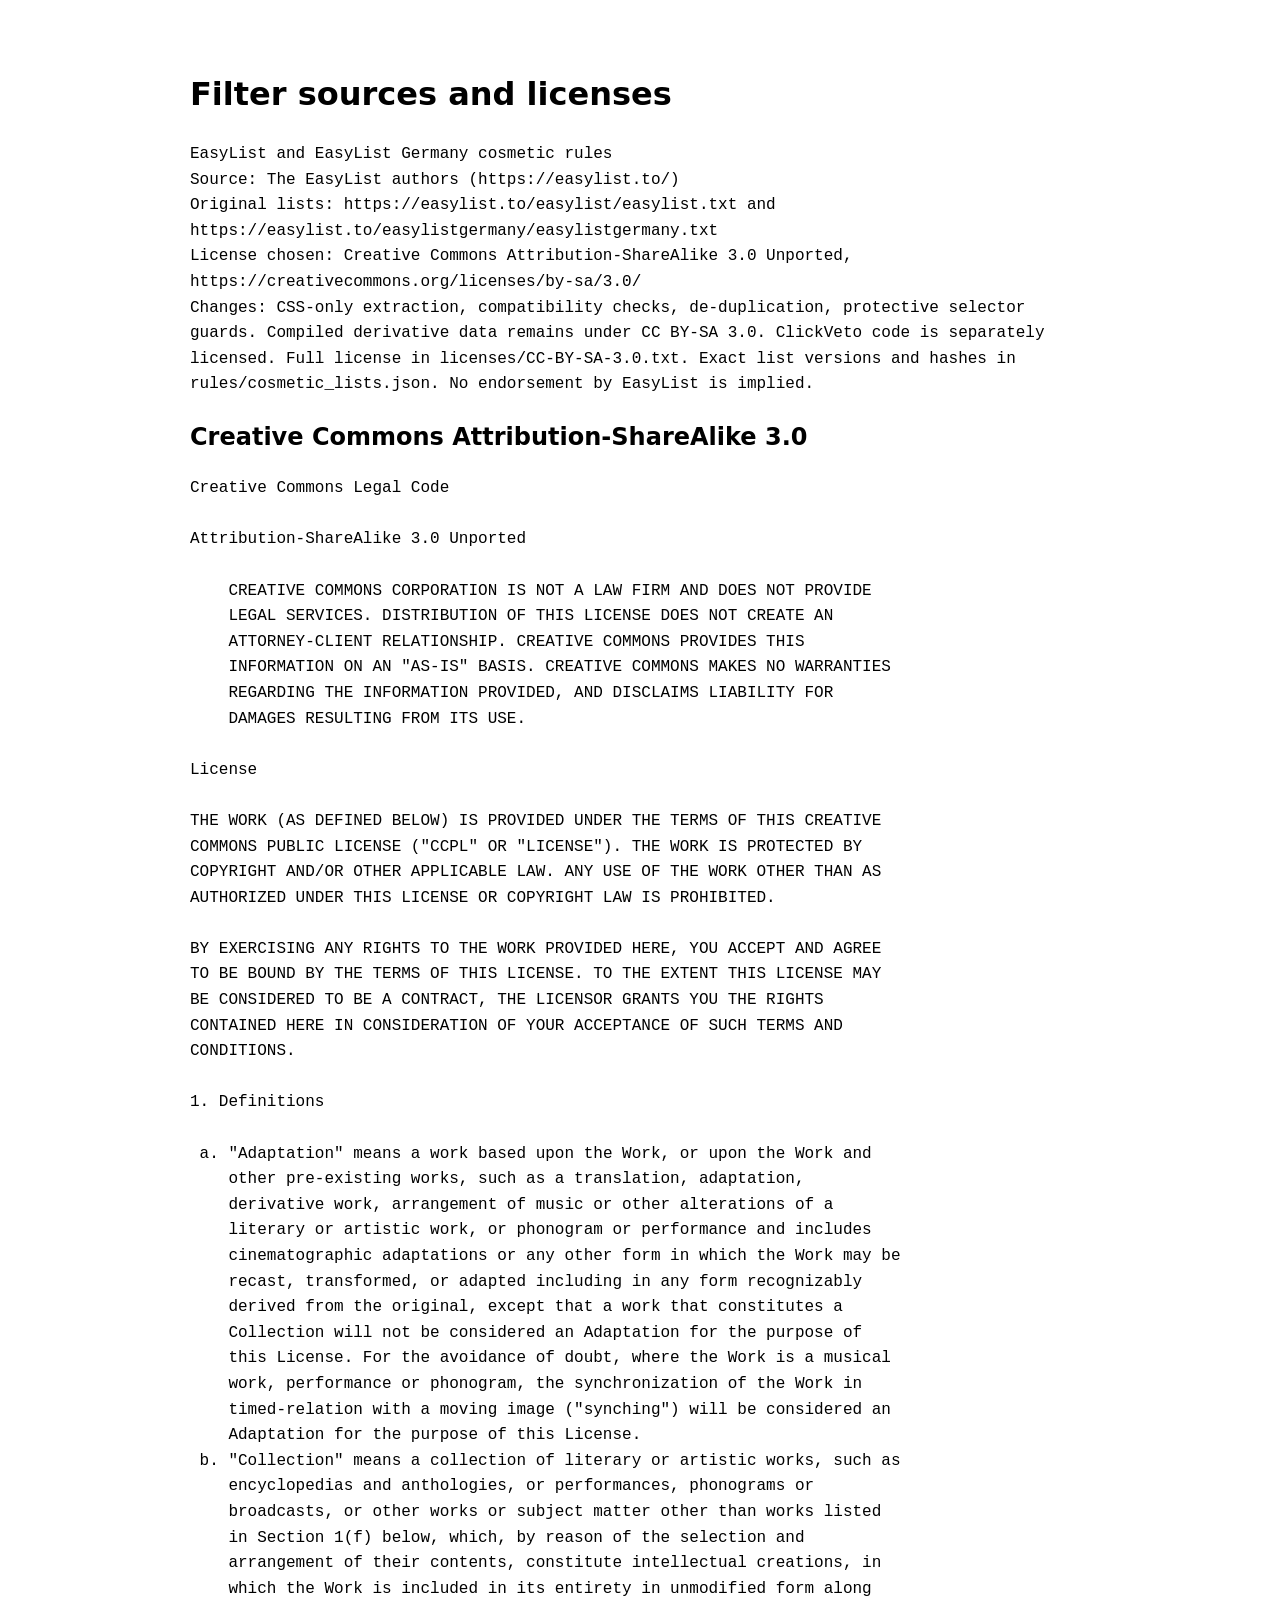
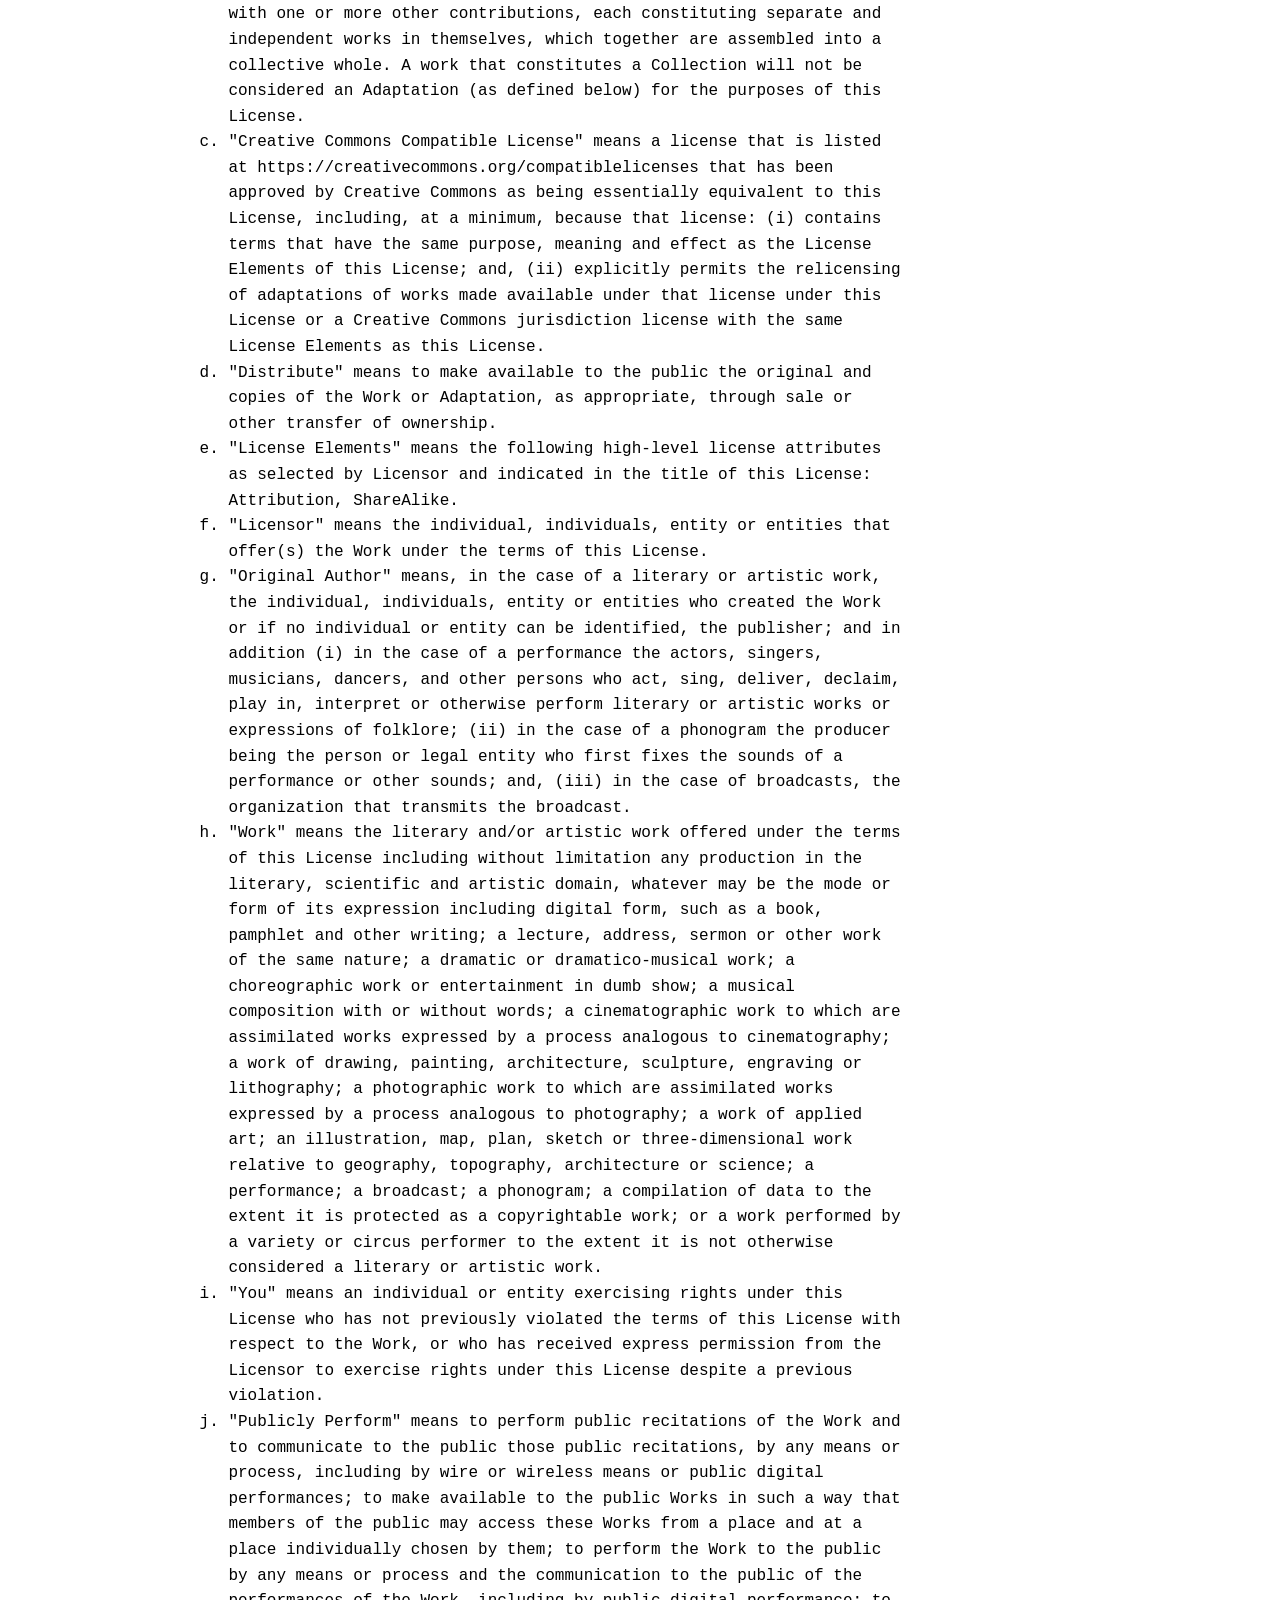
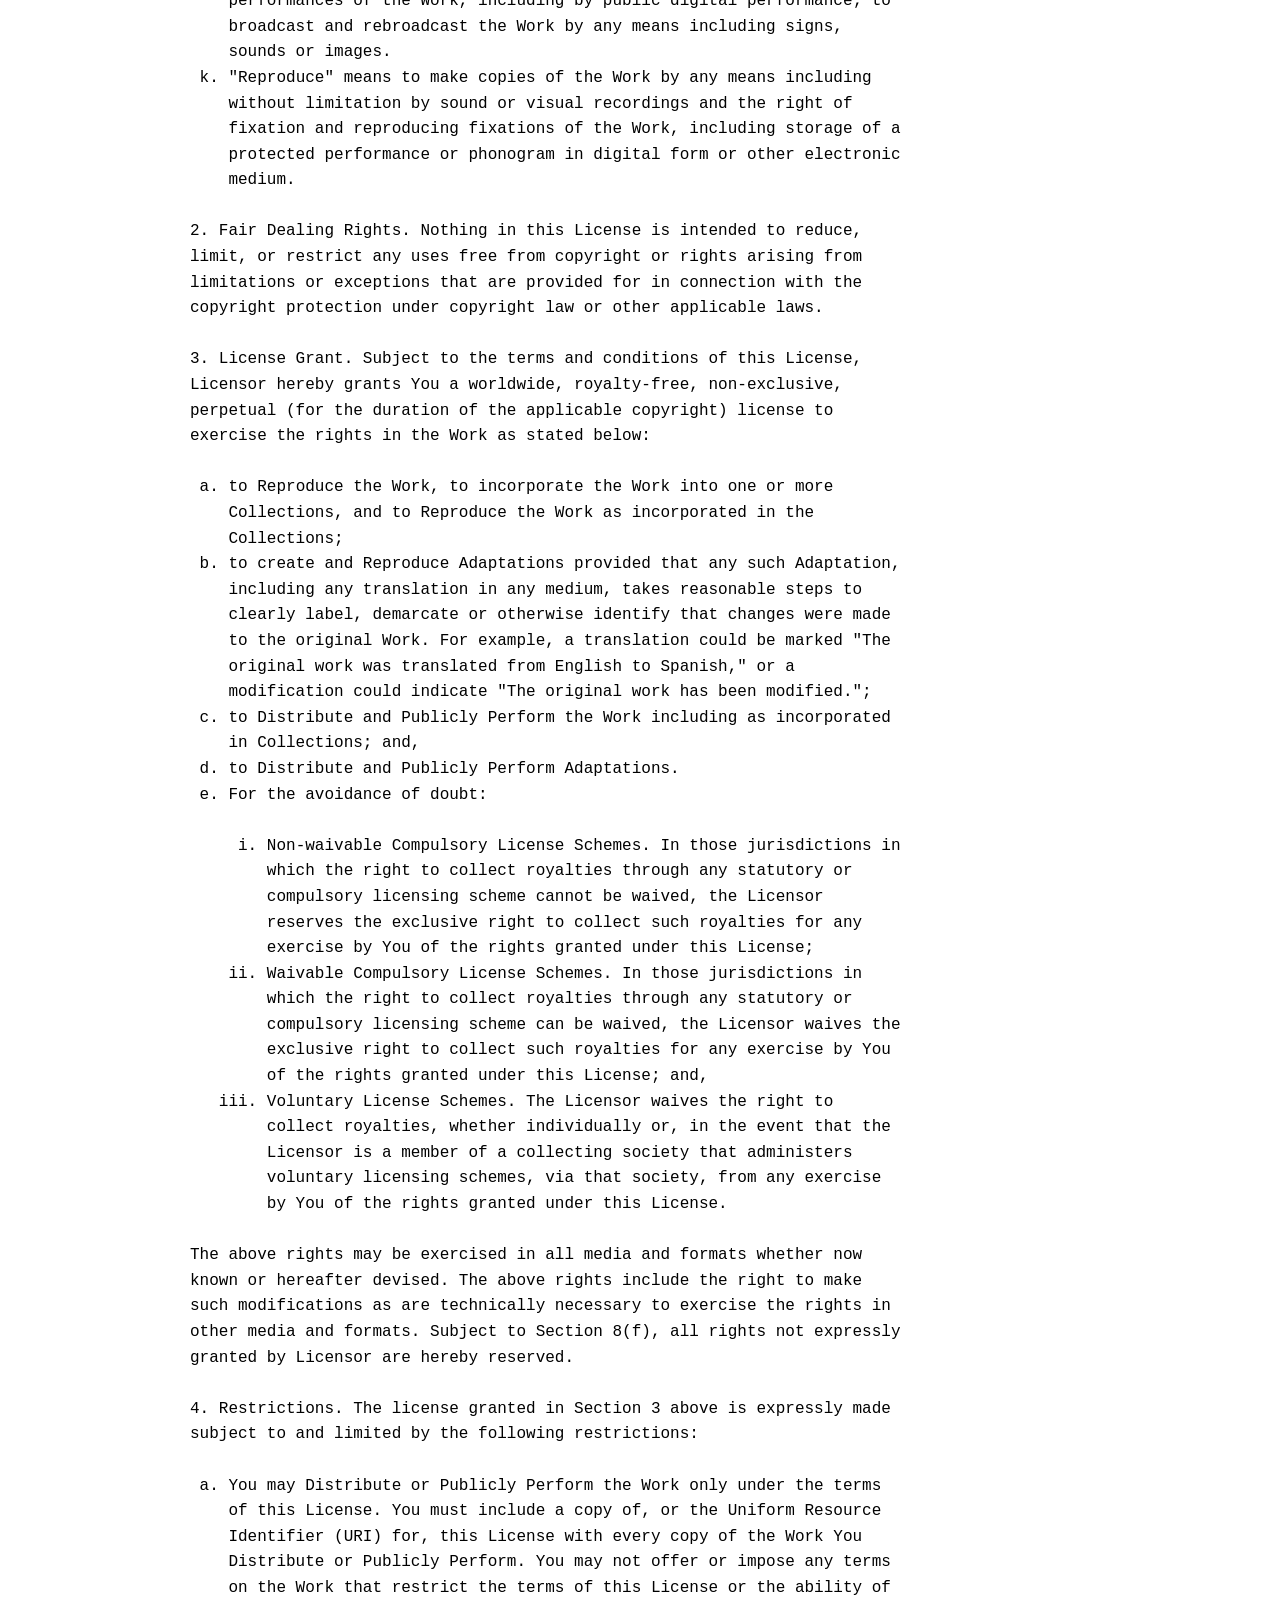
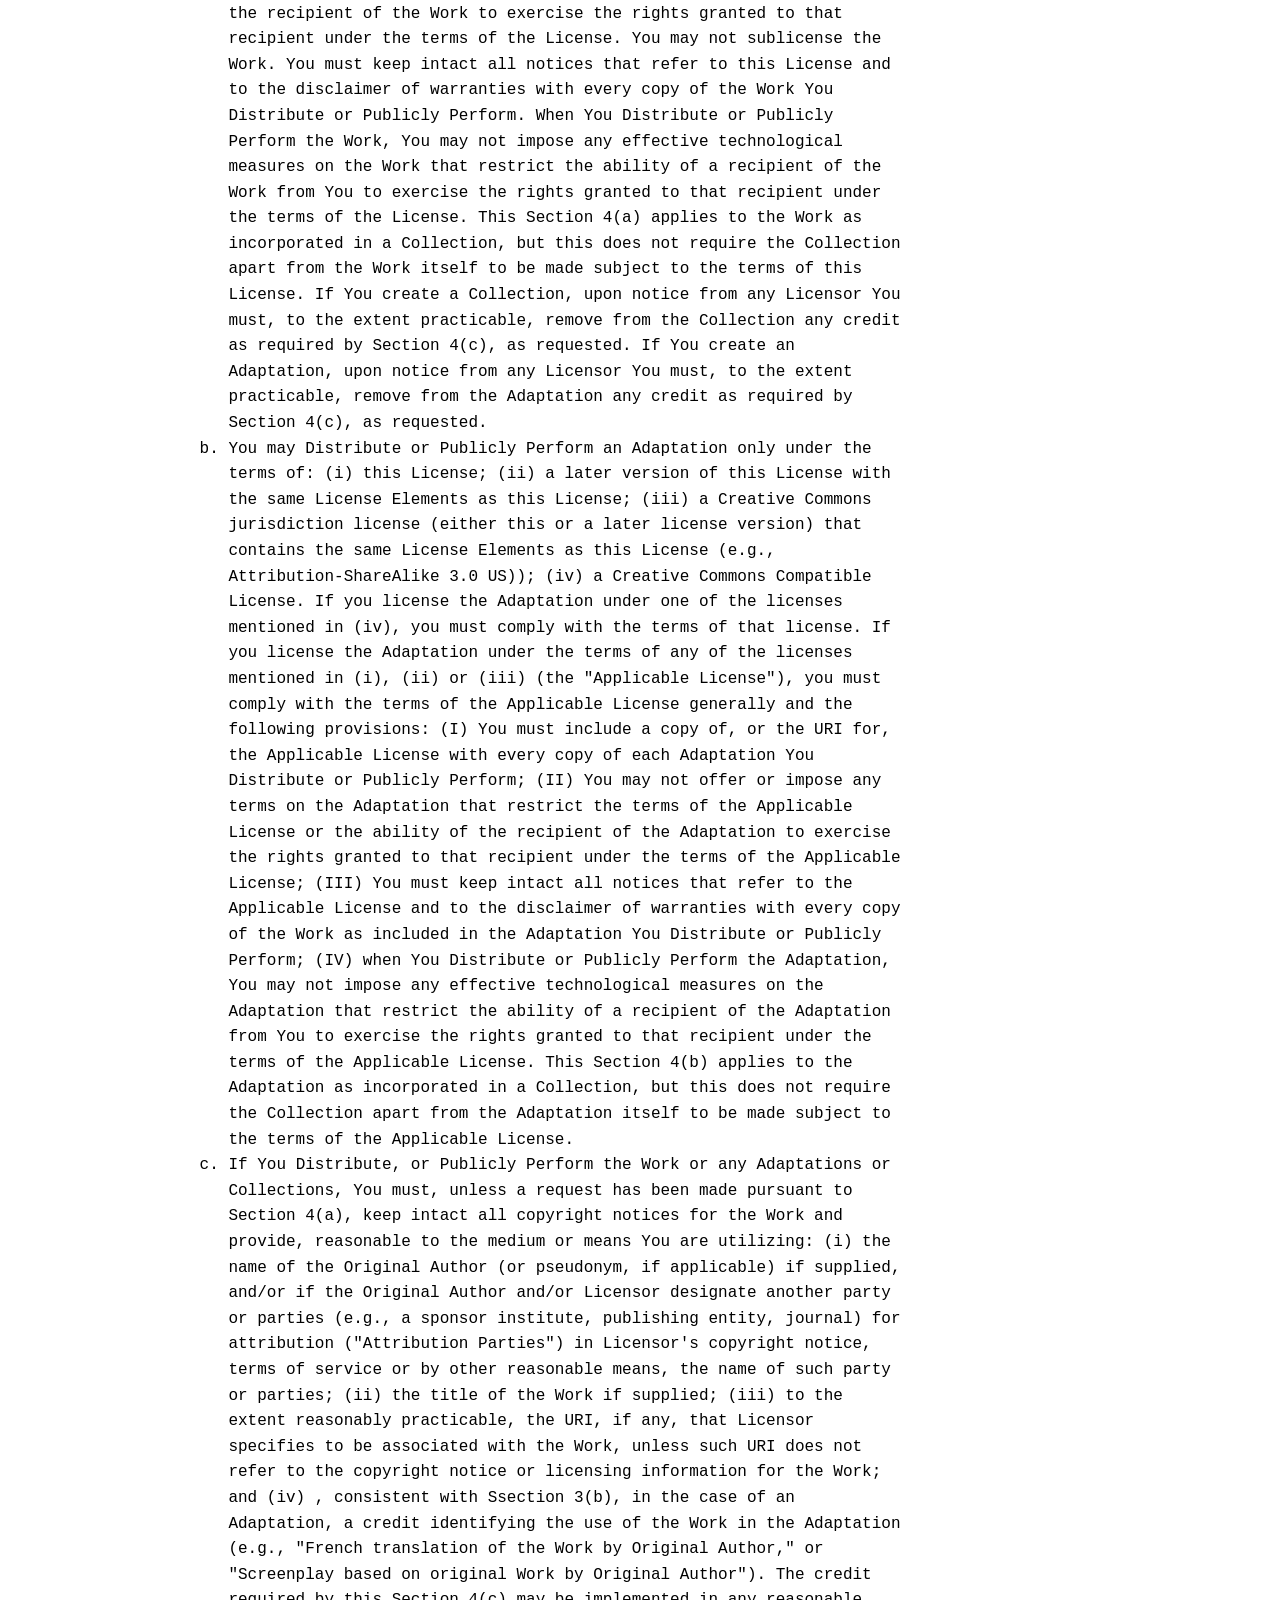
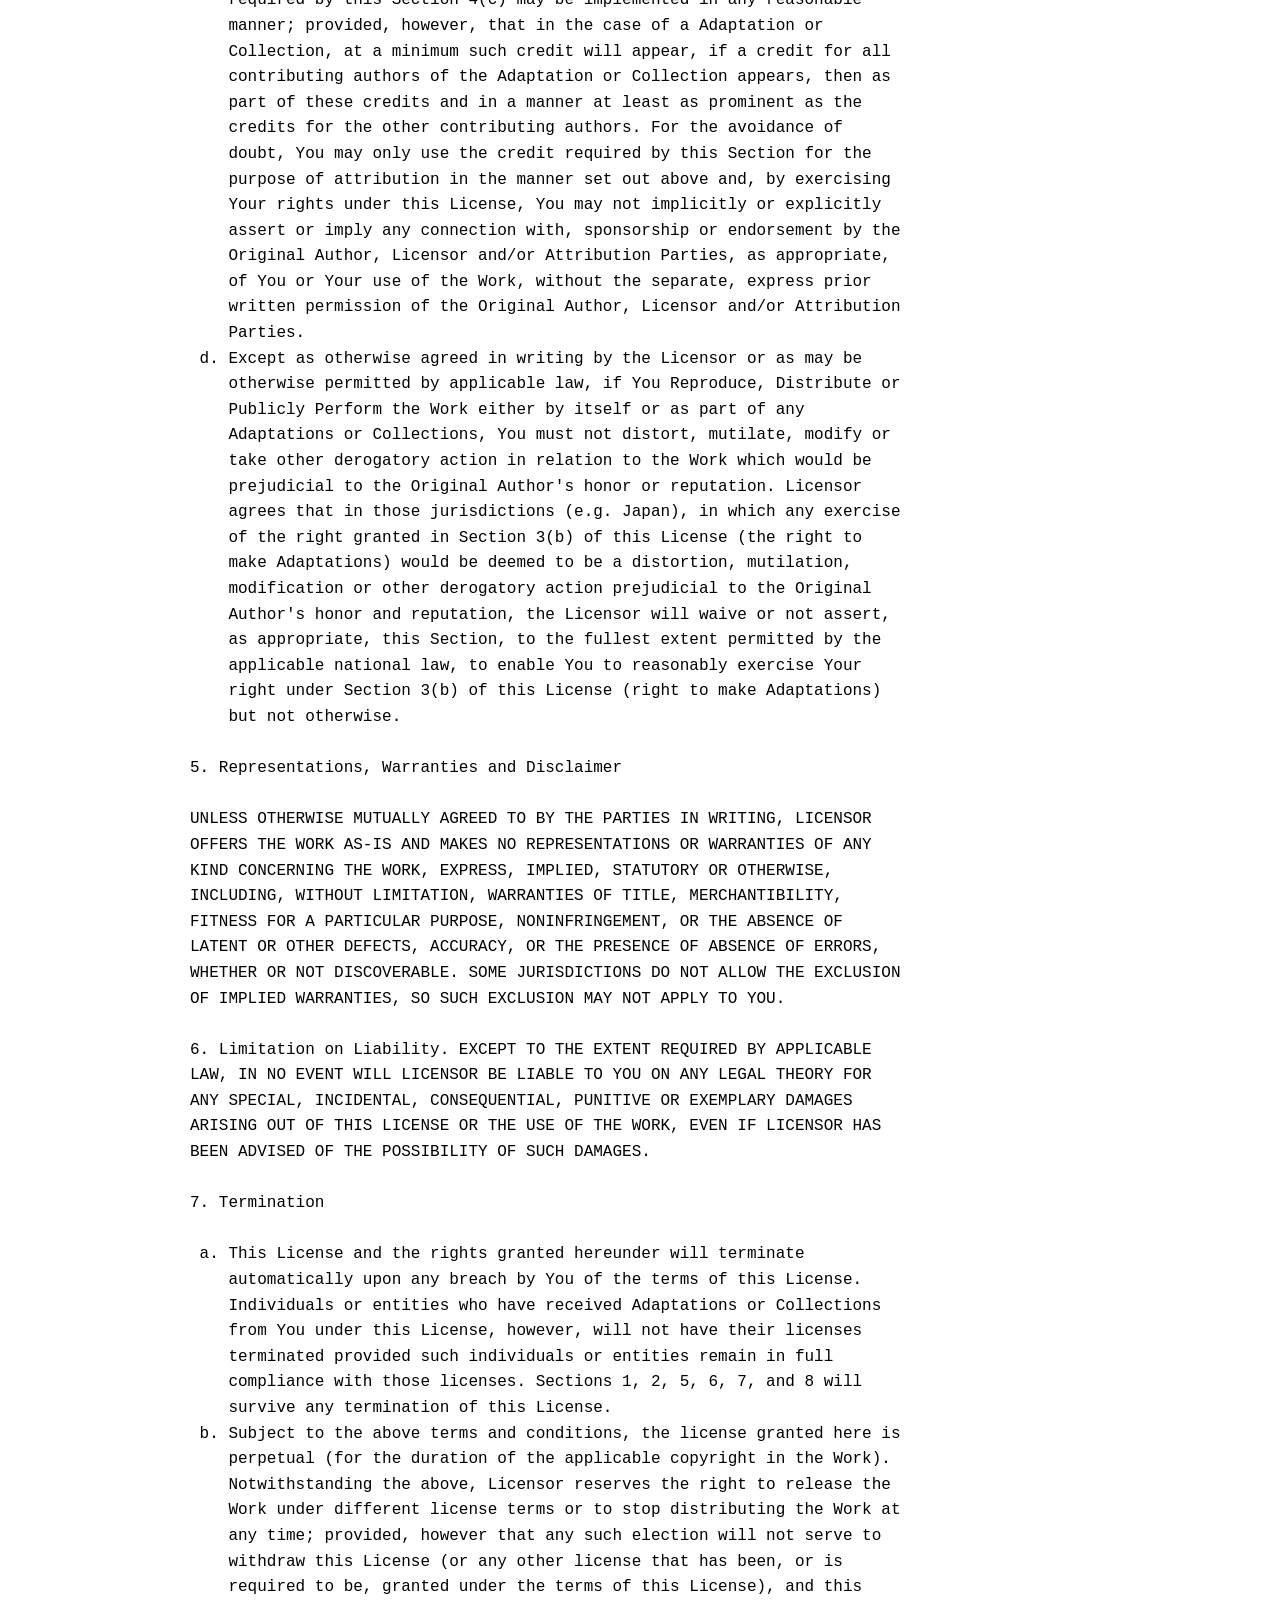
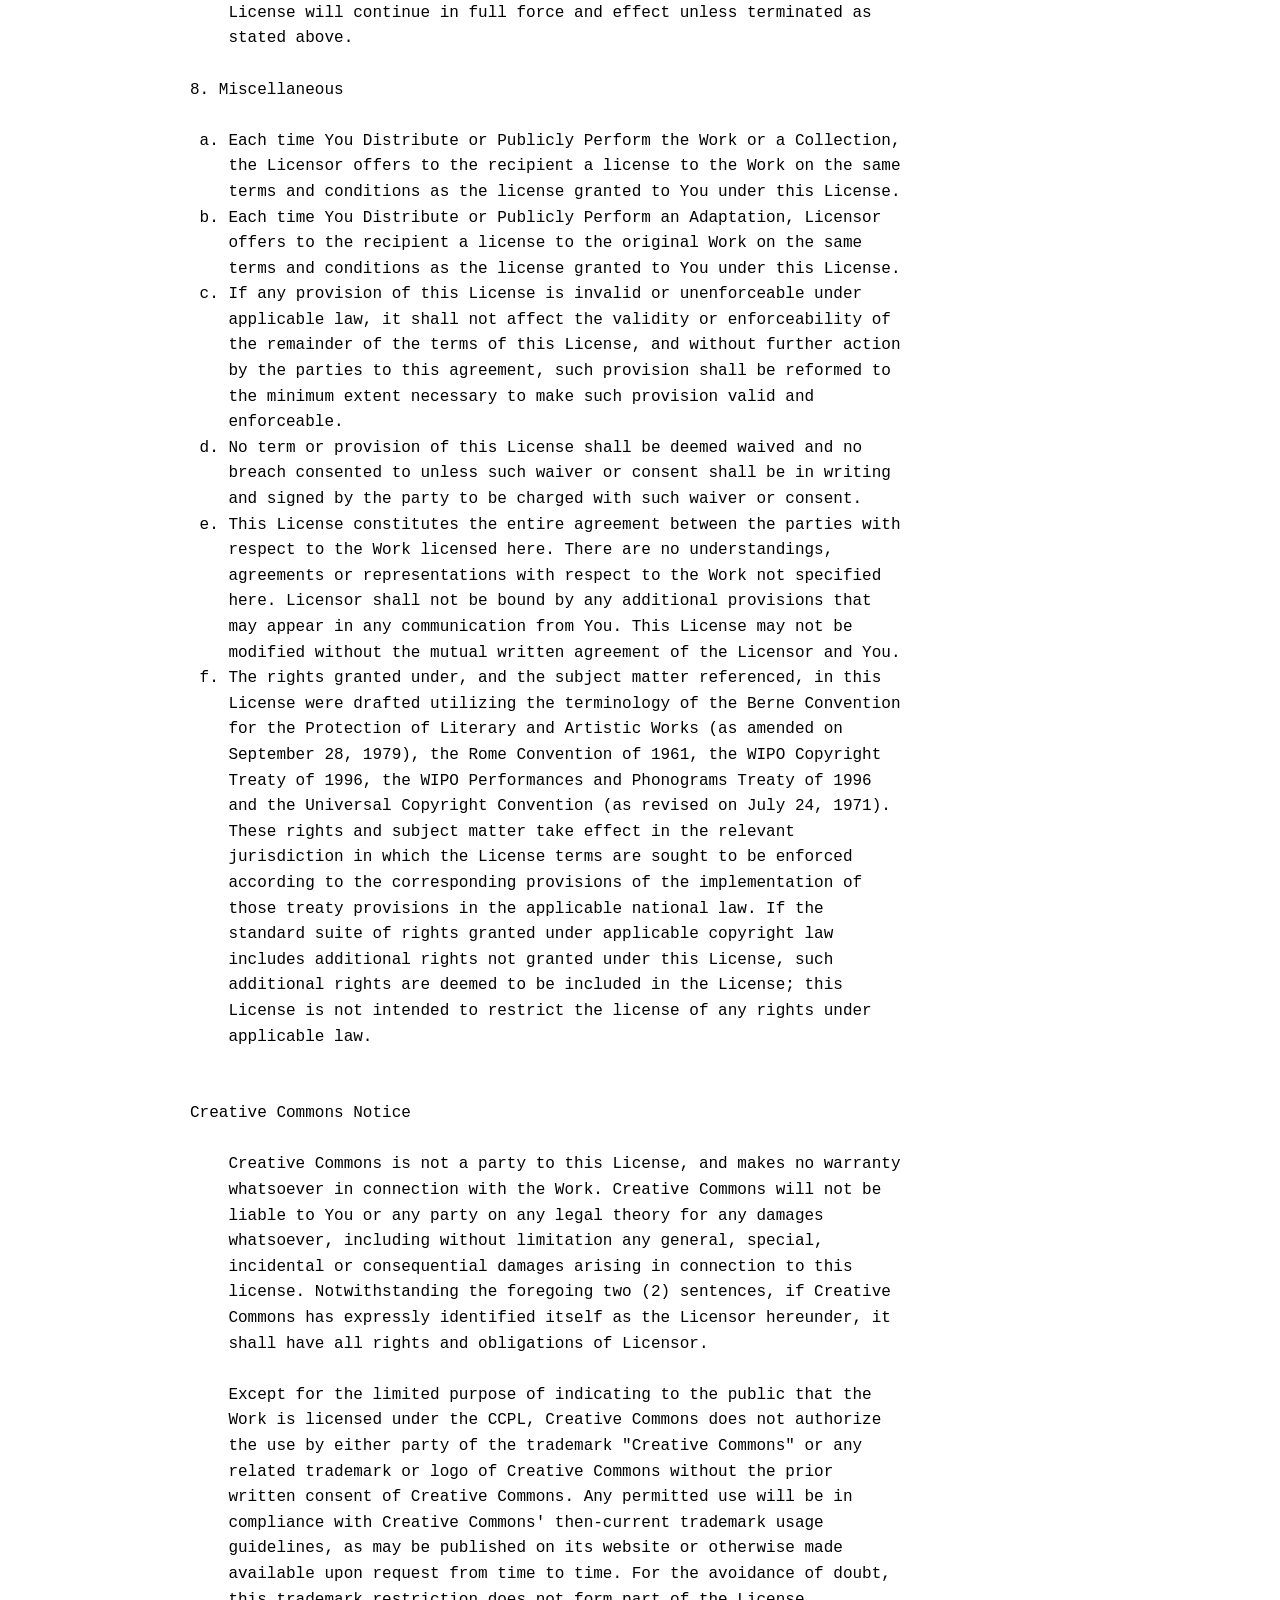
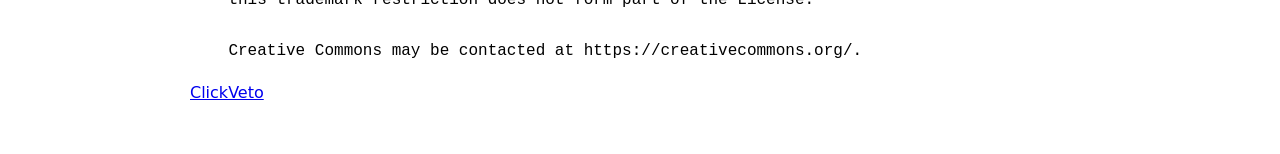
<file: filter-licenses.html>
<!doctype html><meta charset="utf-8"><meta name="viewport" content="width=device-width,initial-scale=1"><title>ClickVeto filter sources and licenses</title><style>body{max-width:900px;margin:32px auto;padding:16px;font:16px/1.6 system-ui}pre{white-space:pre-wrap;overflow-wrap:anywhere}</style><h1>Filter sources and licenses</h1><pre>EasyList and EasyList Germany cosmetic rules
Source: The EasyList authors (https://easylist.to/)
Original lists: https://easylist.to/easylist/easylist.txt and https://easylist.to/easylistgermany/easylistgermany.txt
License chosen: Creative Commons Attribution-ShareAlike 3.0 Unported, https://creativecommons.org/licenses/by-sa/3.0/
Changes: CSS-only extraction, compatibility checks, de-duplication, protective selector guards. Compiled derivative data remains under CC BY-SA 3.0. ClickVeto code is separately licensed. Full license in licenses/CC-BY-SA-3.0.txt. Exact list versions and hashes in rules/cosmetic_lists.json. No endorsement by EasyList is implied.
</pre><h2>Creative Commons Attribution-ShareAlike 3.0</h2><pre>Creative Commons Legal Code

Attribution-ShareAlike 3.0 Unported

    CREATIVE COMMONS CORPORATION IS NOT A LAW FIRM AND DOES NOT PROVIDE
    LEGAL SERVICES. DISTRIBUTION OF THIS LICENSE DOES NOT CREATE AN
    ATTORNEY-CLIENT RELATIONSHIP. CREATIVE COMMONS PROVIDES THIS
    INFORMATION ON AN "AS-IS" BASIS. CREATIVE COMMONS MAKES NO WARRANTIES
    REGARDING THE INFORMATION PROVIDED, AND DISCLAIMS LIABILITY FOR
    DAMAGES RESULTING FROM ITS USE.

License

THE WORK (AS DEFINED BELOW) IS PROVIDED UNDER THE TERMS OF THIS CREATIVE
COMMONS PUBLIC LICENSE ("CCPL" OR "LICENSE"). THE WORK IS PROTECTED BY
COPYRIGHT AND/OR OTHER APPLICABLE LAW. ANY USE OF THE WORK OTHER THAN AS
AUTHORIZED UNDER THIS LICENSE OR COPYRIGHT LAW IS PROHIBITED.

BY EXERCISING ANY RIGHTS TO THE WORK PROVIDED HERE, YOU ACCEPT AND AGREE
TO BE BOUND BY THE TERMS OF THIS LICENSE. TO THE EXTENT THIS LICENSE MAY
BE CONSIDERED TO BE A CONTRACT, THE LICENSOR GRANTS YOU THE RIGHTS
CONTAINED HERE IN CONSIDERATION OF YOUR ACCEPTANCE OF SUCH TERMS AND
CONDITIONS.

1. Definitions

 a. "Adaptation" means a work based upon the Work, or upon the Work and
    other pre-existing works, such as a translation, adaptation,
    derivative work, arrangement of music or other alterations of a
    literary or artistic work, or phonogram or performance and includes
    cinematographic adaptations or any other form in which the Work may be
    recast, transformed, or adapted including in any form recognizably
    derived from the original, except that a work that constitutes a
    Collection will not be considered an Adaptation for the purpose of
    this License. For the avoidance of doubt, where the Work is a musical
    work, performance or phonogram, the synchronization of the Work in
    timed-relation with a moving image ("synching") will be considered an
    Adaptation for the purpose of this License.
 b. "Collection" means a collection of literary or artistic works, such as
    encyclopedias and anthologies, or performances, phonograms or
    broadcasts, or other works or subject matter other than works listed
    in Section 1(f) below, which, by reason of the selection and
    arrangement of their contents, constitute intellectual creations, in
    which the Work is included in its entirety in unmodified form along
    with one or more other contributions, each constituting separate and
    independent works in themselves, which together are assembled into a
    collective whole. A work that constitutes a Collection will not be
    considered an Adaptation (as defined below) for the purposes of this
    License.
 c. "Creative Commons Compatible License" means a license that is listed
    at https://creativecommons.org/compatiblelicenses that has been
    approved by Creative Commons as being essentially equivalent to this
    License, including, at a minimum, because that license: (i) contains
    terms that have the same purpose, meaning and effect as the License
    Elements of this License; and, (ii) explicitly permits the relicensing
    of adaptations of works made available under that license under this
    License or a Creative Commons jurisdiction license with the same
    License Elements as this License.
 d. "Distribute" means to make available to the public the original and
    copies of the Work or Adaptation, as appropriate, through sale or
    other transfer of ownership.
 e. "License Elements" means the following high-level license attributes
    as selected by Licensor and indicated in the title of this License:
    Attribution, ShareAlike.
 f. "Licensor" means the individual, individuals, entity or entities that
    offer(s) the Work under the terms of this License.
 g. "Original Author" means, in the case of a literary or artistic work,
    the individual, individuals, entity or entities who created the Work
    or if no individual or entity can be identified, the publisher; and in
    addition (i) in the case of a performance the actors, singers,
    musicians, dancers, and other persons who act, sing, deliver, declaim,
    play in, interpret or otherwise perform literary or artistic works or
    expressions of folklore; (ii) in the case of a phonogram the producer
    being the person or legal entity who first fixes the sounds of a
    performance or other sounds; and, (iii) in the case of broadcasts, the
    organization that transmits the broadcast.
 h. "Work" means the literary and/or artistic work offered under the terms
    of this License including without limitation any production in the
    literary, scientific and artistic domain, whatever may be the mode or
    form of its expression including digital form, such as a book,
    pamphlet and other writing; a lecture, address, sermon or other work
    of the same nature; a dramatic or dramatico-musical work; a
    choreographic work or entertainment in dumb show; a musical
    composition with or without words; a cinematographic work to which are
    assimilated works expressed by a process analogous to cinematography;
    a work of drawing, painting, architecture, sculpture, engraving or
    lithography; a photographic work to which are assimilated works
    expressed by a process analogous to photography; a work of applied
    art; an illustration, map, plan, sketch or three-dimensional work
    relative to geography, topography, architecture or science; a
    performance; a broadcast; a phonogram; a compilation of data to the
    extent it is protected as a copyrightable work; or a work performed by
    a variety or circus performer to the extent it is not otherwise
    considered a literary or artistic work.
 i. "You" means an individual or entity exercising rights under this
    License who has not previously violated the terms of this License with
    respect to the Work, or who has received express permission from the
    Licensor to exercise rights under this License despite a previous
    violation.
 j. "Publicly Perform" means to perform public recitations of the Work and
    to communicate to the public those public recitations, by any means or
    process, including by wire or wireless means or public digital
    performances; to make available to the public Works in such a way that
    members of the public may access these Works from a place and at a
    place individually chosen by them; to perform the Work to the public
    by any means or process and the communication to the public of the
    performances of the Work, including by public digital performance; to
    broadcast and rebroadcast the Work by any means including signs,
    sounds or images.
 k. "Reproduce" means to make copies of the Work by any means including
    without limitation by sound or visual recordings and the right of
    fixation and reproducing fixations of the Work, including storage of a
    protected performance or phonogram in digital form or other electronic
    medium.

2. Fair Dealing Rights. Nothing in this License is intended to reduce,
limit, or restrict any uses free from copyright or rights arising from
limitations or exceptions that are provided for in connection with the
copyright protection under copyright law or other applicable laws.

3. License Grant. Subject to the terms and conditions of this License,
Licensor hereby grants You a worldwide, royalty-free, non-exclusive,
perpetual (for the duration of the applicable copyright) license to
exercise the rights in the Work as stated below:

 a. to Reproduce the Work, to incorporate the Work into one or more
    Collections, and to Reproduce the Work as incorporated in the
    Collections;
 b. to create and Reproduce Adaptations provided that any such Adaptation,
    including any translation in any medium, takes reasonable steps to
    clearly label, demarcate or otherwise identify that changes were made
    to the original Work. For example, a translation could be marked "The
    original work was translated from English to Spanish," or a
    modification could indicate "The original work has been modified.";
 c. to Distribute and Publicly Perform the Work including as incorporated
    in Collections; and,
 d. to Distribute and Publicly Perform Adaptations.
 e. For the avoidance of doubt:

     i. Non-waivable Compulsory License Schemes. In those jurisdictions in
        which the right to collect royalties through any statutory or
        compulsory licensing scheme cannot be waived, the Licensor
        reserves the exclusive right to collect such royalties for any
        exercise by You of the rights granted under this License;
    ii. Waivable Compulsory License Schemes. In those jurisdictions in
        which the right to collect royalties through any statutory or
        compulsory licensing scheme can be waived, the Licensor waives the
        exclusive right to collect such royalties for any exercise by You
        of the rights granted under this License; and,
   iii. Voluntary License Schemes. The Licensor waives the right to
        collect royalties, whether individually or, in the event that the
        Licensor is a member of a collecting society that administers
        voluntary licensing schemes, via that society, from any exercise
        by You of the rights granted under this License.

The above rights may be exercised in all media and formats whether now
known or hereafter devised. The above rights include the right to make
such modifications as are technically necessary to exercise the rights in
other media and formats. Subject to Section 8(f), all rights not expressly
granted by Licensor are hereby reserved.

4. Restrictions. The license granted in Section 3 above is expressly made
subject to and limited by the following restrictions:

 a. You may Distribute or Publicly Perform the Work only under the terms
    of this License. You must include a copy of, or the Uniform Resource
    Identifier (URI) for, this License with every copy of the Work You
    Distribute or Publicly Perform. You may not offer or impose any terms
    on the Work that restrict the terms of this License or the ability of
    the recipient of the Work to exercise the rights granted to that
    recipient under the terms of the License. You may not sublicense the
    Work. You must keep intact all notices that refer to this License and
    to the disclaimer of warranties with every copy of the Work You
    Distribute or Publicly Perform. When You Distribute or Publicly
    Perform the Work, You may not impose any effective technological
    measures on the Work that restrict the ability of a recipient of the
    Work from You to exercise the rights granted to that recipient under
    the terms of the License. This Section 4(a) applies to the Work as
    incorporated in a Collection, but this does not require the Collection
    apart from the Work itself to be made subject to the terms of this
    License. If You create a Collection, upon notice from any Licensor You
    must, to the extent practicable, remove from the Collection any credit
    as required by Section 4(c), as requested. If You create an
    Adaptation, upon notice from any Licensor You must, to the extent
    practicable, remove from the Adaptation any credit as required by
    Section 4(c), as requested.
 b. You may Distribute or Publicly Perform an Adaptation only under the
    terms of: (i) this License; (ii) a later version of this License with
    the same License Elements as this License; (iii) a Creative Commons
    jurisdiction license (either this or a later license version) that
    contains the same License Elements as this License (e.g.,
    Attribution-ShareAlike 3.0 US)); (iv) a Creative Commons Compatible
    License. If you license the Adaptation under one of the licenses
    mentioned in (iv), you must comply with the terms of that license. If
    you license the Adaptation under the terms of any of the licenses
    mentioned in (i), (ii) or (iii) (the "Applicable License"), you must
    comply with the terms of the Applicable License generally and the
    following provisions: (I) You must include a copy of, or the URI for,
    the Applicable License with every copy of each Adaptation You
    Distribute or Publicly Perform; (II) You may not offer or impose any
    terms on the Adaptation that restrict the terms of the Applicable
    License or the ability of the recipient of the Adaptation to exercise
    the rights granted to that recipient under the terms of the Applicable
    License; (III) You must keep intact all notices that refer to the
    Applicable License and to the disclaimer of warranties with every copy
    of the Work as included in the Adaptation You Distribute or Publicly
    Perform; (IV) when You Distribute or Publicly Perform the Adaptation,
    You may not impose any effective technological measures on the
    Adaptation that restrict the ability of a recipient of the Adaptation
    from You to exercise the rights granted to that recipient under the
    terms of the Applicable License. This Section 4(b) applies to the
    Adaptation as incorporated in a Collection, but this does not require
    the Collection apart from the Adaptation itself to be made subject to
    the terms of the Applicable License.
 c. If You Distribute, or Publicly Perform the Work or any Adaptations or
    Collections, You must, unless a request has been made pursuant to
    Section 4(a), keep intact all copyright notices for the Work and
    provide, reasonable to the medium or means You are utilizing: (i) the
    name of the Original Author (or pseudonym, if applicable) if supplied,
    and/or if the Original Author and/or Licensor designate another party
    or parties (e.g., a sponsor institute, publishing entity, journal) for
    attribution ("Attribution Parties") in Licensor's copyright notice,
    terms of service or by other reasonable means, the name of such party
    or parties; (ii) the title of the Work if supplied; (iii) to the
    extent reasonably practicable, the URI, if any, that Licensor
    specifies to be associated with the Work, unless such URI does not
    refer to the copyright notice or licensing information for the Work;
    and (iv) , consistent with Ssection 3(b), in the case of an
    Adaptation, a credit identifying the use of the Work in the Adaptation
    (e.g., "French translation of the Work by Original Author," or
    "Screenplay based on original Work by Original Author"). The credit
    required by this Section 4(c) may be implemented in any reasonable
    manner; provided, however, that in the case of a Adaptation or
    Collection, at a minimum such credit will appear, if a credit for all
    contributing authors of the Adaptation or Collection appears, then as
    part of these credits and in a manner at least as prominent as the
    credits for the other contributing authors. For the avoidance of
    doubt, You may only use the credit required by this Section for the
    purpose of attribution in the manner set out above and, by exercising
    Your rights under this License, You may not implicitly or explicitly
    assert or imply any connection with, sponsorship or endorsement by the
    Original Author, Licensor and/or Attribution Parties, as appropriate,
    of You or Your use of the Work, without the separate, express prior
    written permission of the Original Author, Licensor and/or Attribution
    Parties.
 d. Except as otherwise agreed in writing by the Licensor or as may be
    otherwise permitted by applicable law, if You Reproduce, Distribute or
    Publicly Perform the Work either by itself or as part of any
    Adaptations or Collections, You must not distort, mutilate, modify or
    take other derogatory action in relation to the Work which would be
    prejudicial to the Original Author's honor or reputation. Licensor
    agrees that in those jurisdictions (e.g. Japan), in which any exercise
    of the right granted in Section 3(b) of this License (the right to
    make Adaptations) would be deemed to be a distortion, mutilation,
    modification or other derogatory action prejudicial to the Original
    Author's honor and reputation, the Licensor will waive or not assert,
    as appropriate, this Section, to the fullest extent permitted by the
    applicable national law, to enable You to reasonably exercise Your
    right under Section 3(b) of this License (right to make Adaptations)
    but not otherwise.

5. Representations, Warranties and Disclaimer

UNLESS OTHERWISE MUTUALLY AGREED TO BY THE PARTIES IN WRITING, LICENSOR
OFFERS THE WORK AS-IS AND MAKES NO REPRESENTATIONS OR WARRANTIES OF ANY
KIND CONCERNING THE WORK, EXPRESS, IMPLIED, STATUTORY OR OTHERWISE,
INCLUDING, WITHOUT LIMITATION, WARRANTIES OF TITLE, MERCHANTIBILITY,
FITNESS FOR A PARTICULAR PURPOSE, NONINFRINGEMENT, OR THE ABSENCE OF
LATENT OR OTHER DEFECTS, ACCURACY, OR THE PRESENCE OF ABSENCE OF ERRORS,
WHETHER OR NOT DISCOVERABLE. SOME JURISDICTIONS DO NOT ALLOW THE EXCLUSION
OF IMPLIED WARRANTIES, SO SUCH EXCLUSION MAY NOT APPLY TO YOU.

6. Limitation on Liability. EXCEPT TO THE EXTENT REQUIRED BY APPLICABLE
LAW, IN NO EVENT WILL LICENSOR BE LIABLE TO YOU ON ANY LEGAL THEORY FOR
ANY SPECIAL, INCIDENTAL, CONSEQUENTIAL, PUNITIVE OR EXEMPLARY DAMAGES
ARISING OUT OF THIS LICENSE OR THE USE OF THE WORK, EVEN IF LICENSOR HAS
BEEN ADVISED OF THE POSSIBILITY OF SUCH DAMAGES.

7. Termination

 a. This License and the rights granted hereunder will terminate
    automatically upon any breach by You of the terms of this License.
    Individuals or entities who have received Adaptations or Collections
    from You under this License, however, will not have their licenses
    terminated provided such individuals or entities remain in full
    compliance with those licenses. Sections 1, 2, 5, 6, 7, and 8 will
    survive any termination of this License.
 b. Subject to the above terms and conditions, the license granted here is
    perpetual (for the duration of the applicable copyright in the Work).
    Notwithstanding the above, Licensor reserves the right to release the
    Work under different license terms or to stop distributing the Work at
    any time; provided, however that any such election will not serve to
    withdraw this License (or any other license that has been, or is
    required to be, granted under the terms of this License), and this
    License will continue in full force and effect unless terminated as
    stated above.

8. Miscellaneous

 a. Each time You Distribute or Publicly Perform the Work or a Collection,
    the Licensor offers to the recipient a license to the Work on the same
    terms and conditions as the license granted to You under this License.
 b. Each time You Distribute or Publicly Perform an Adaptation, Licensor
    offers to the recipient a license to the original Work on the same
    terms and conditions as the license granted to You under this License.
 c. If any provision of this License is invalid or unenforceable under
    applicable law, it shall not affect the validity or enforceability of
    the remainder of the terms of this License, and without further action
    by the parties to this agreement, such provision shall be reformed to
    the minimum extent necessary to make such provision valid and
    enforceable.
 d. No term or provision of this License shall be deemed waived and no
    breach consented to unless such waiver or consent shall be in writing
    and signed by the party to be charged with such waiver or consent.
 e. This License constitutes the entire agreement between the parties with
    respect to the Work licensed here. There are no understandings,
    agreements or representations with respect to the Work not specified
    here. Licensor shall not be bound by any additional provisions that
    may appear in any communication from You. This License may not be
    modified without the mutual written agreement of the Licensor and You.
 f. The rights granted under, and the subject matter referenced, in this
    License were drafted utilizing the terminology of the Berne Convention
    for the Protection of Literary and Artistic Works (as amended on
    September 28, 1979), the Rome Convention of 1961, the WIPO Copyright
    Treaty of 1996, the WIPO Performances and Phonograms Treaty of 1996
    and the Universal Copyright Convention (as revised on July 24, 1971).
    These rights and subject matter take effect in the relevant
    jurisdiction in which the License terms are sought to be enforced
    according to the corresponding provisions of the implementation of
    those treaty provisions in the applicable national law. If the
    standard suite of rights granted under applicable copyright law
    includes additional rights not granted under this License, such
    additional rights are deemed to be included in the License; this
    License is not intended to restrict the license of any rights under
    applicable law.


Creative Commons Notice

    Creative Commons is not a party to this License, and makes no warranty
    whatsoever in connection with the Work. Creative Commons will not be
    liable to You or any party on any legal theory for any damages
    whatsoever, including without limitation any general, special,
    incidental or consequential damages arising in connection to this
    license. Notwithstanding the foregoing two (2) sentences, if Creative
    Commons has expressly identified itself as the Licensor hereunder, it
    shall have all rights and obligations of Licensor.

    Except for the limited purpose of indicating to the public that the
    Work is licensed under the CCPL, Creative Commons does not authorize
    the use by either party of the trademark "Creative Commons" or any
    related trademark or logo of Creative Commons without the prior
    written consent of Creative Commons. Any permitted use will be in
    compliance with Creative Commons' then-current trademark usage
    guidelines, as may be published on its website or otherwise made
    available upon request from time to time. For the avoidance of doubt,
    this trademark restriction does not form part of the License.

    Creative Commons may be contacted at https://creativecommons.org/.
</pre><a href="index.html">ClickVeto</a>
</file>
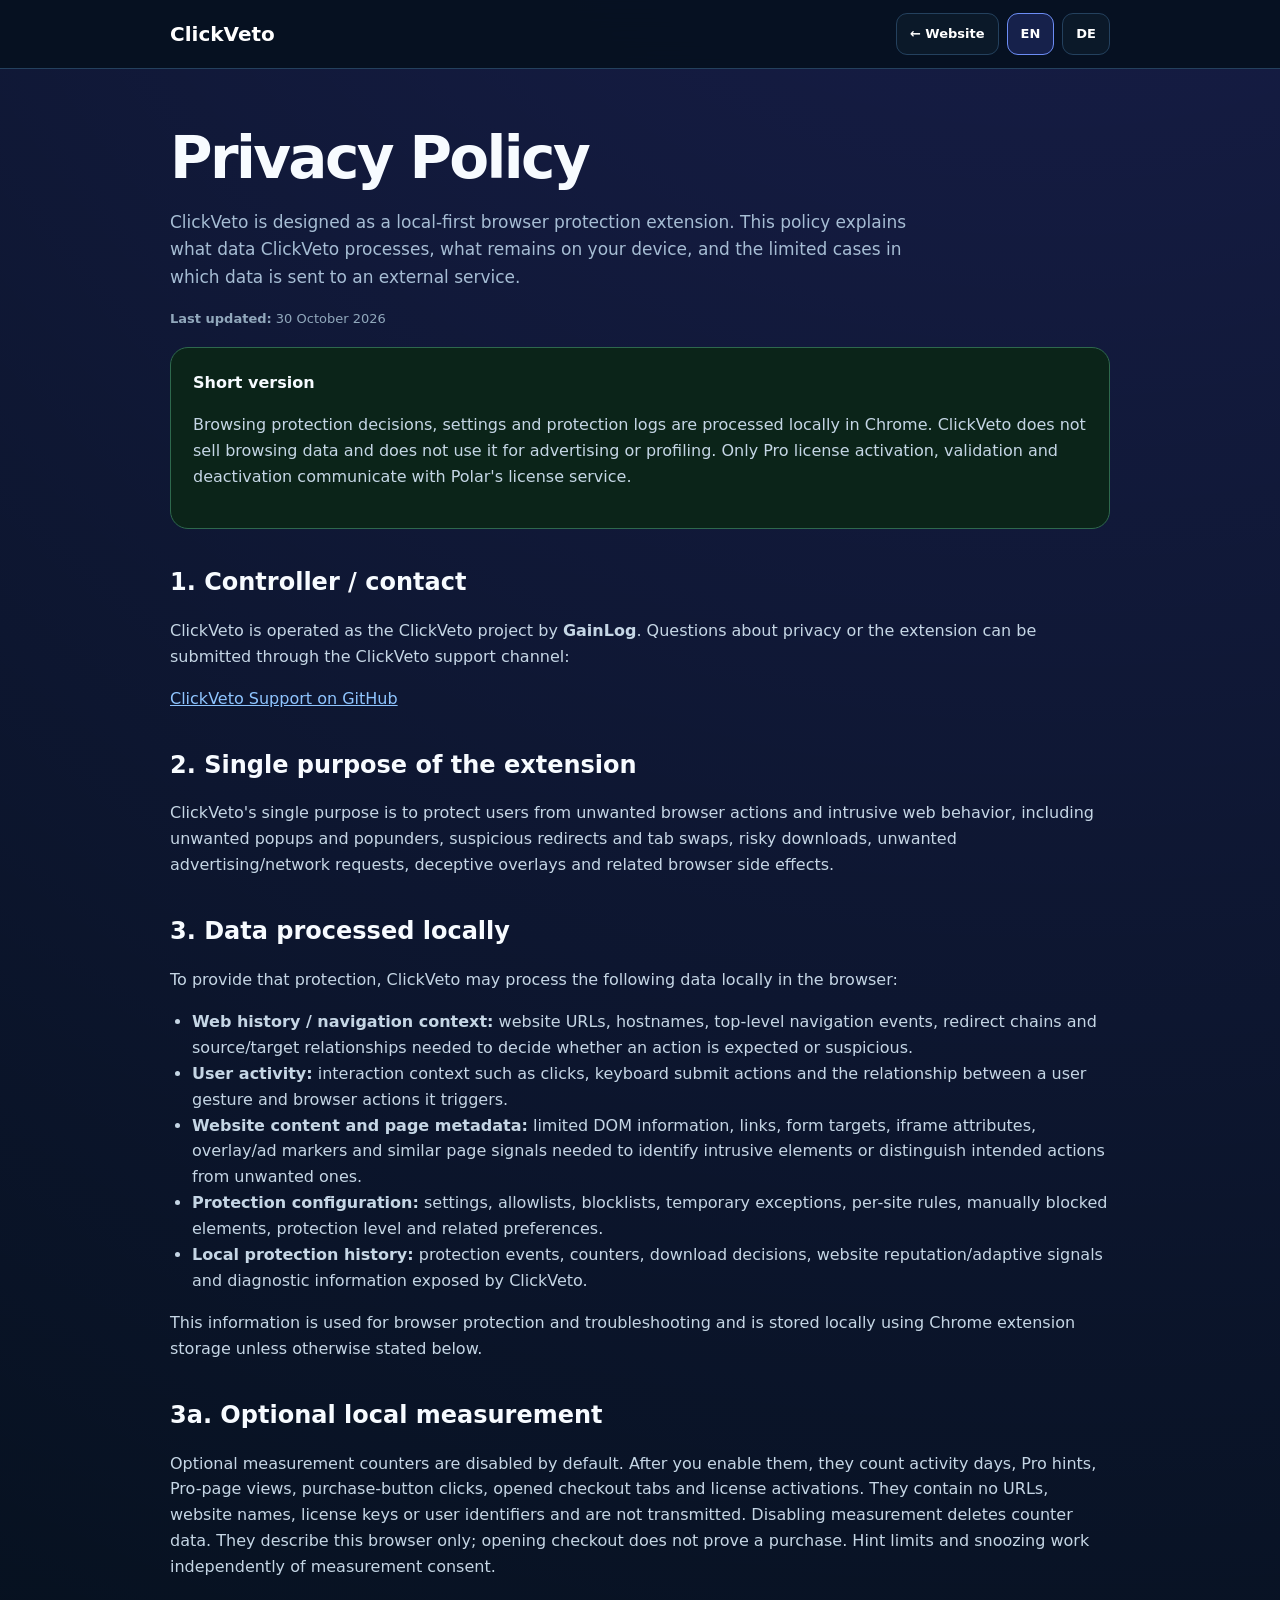
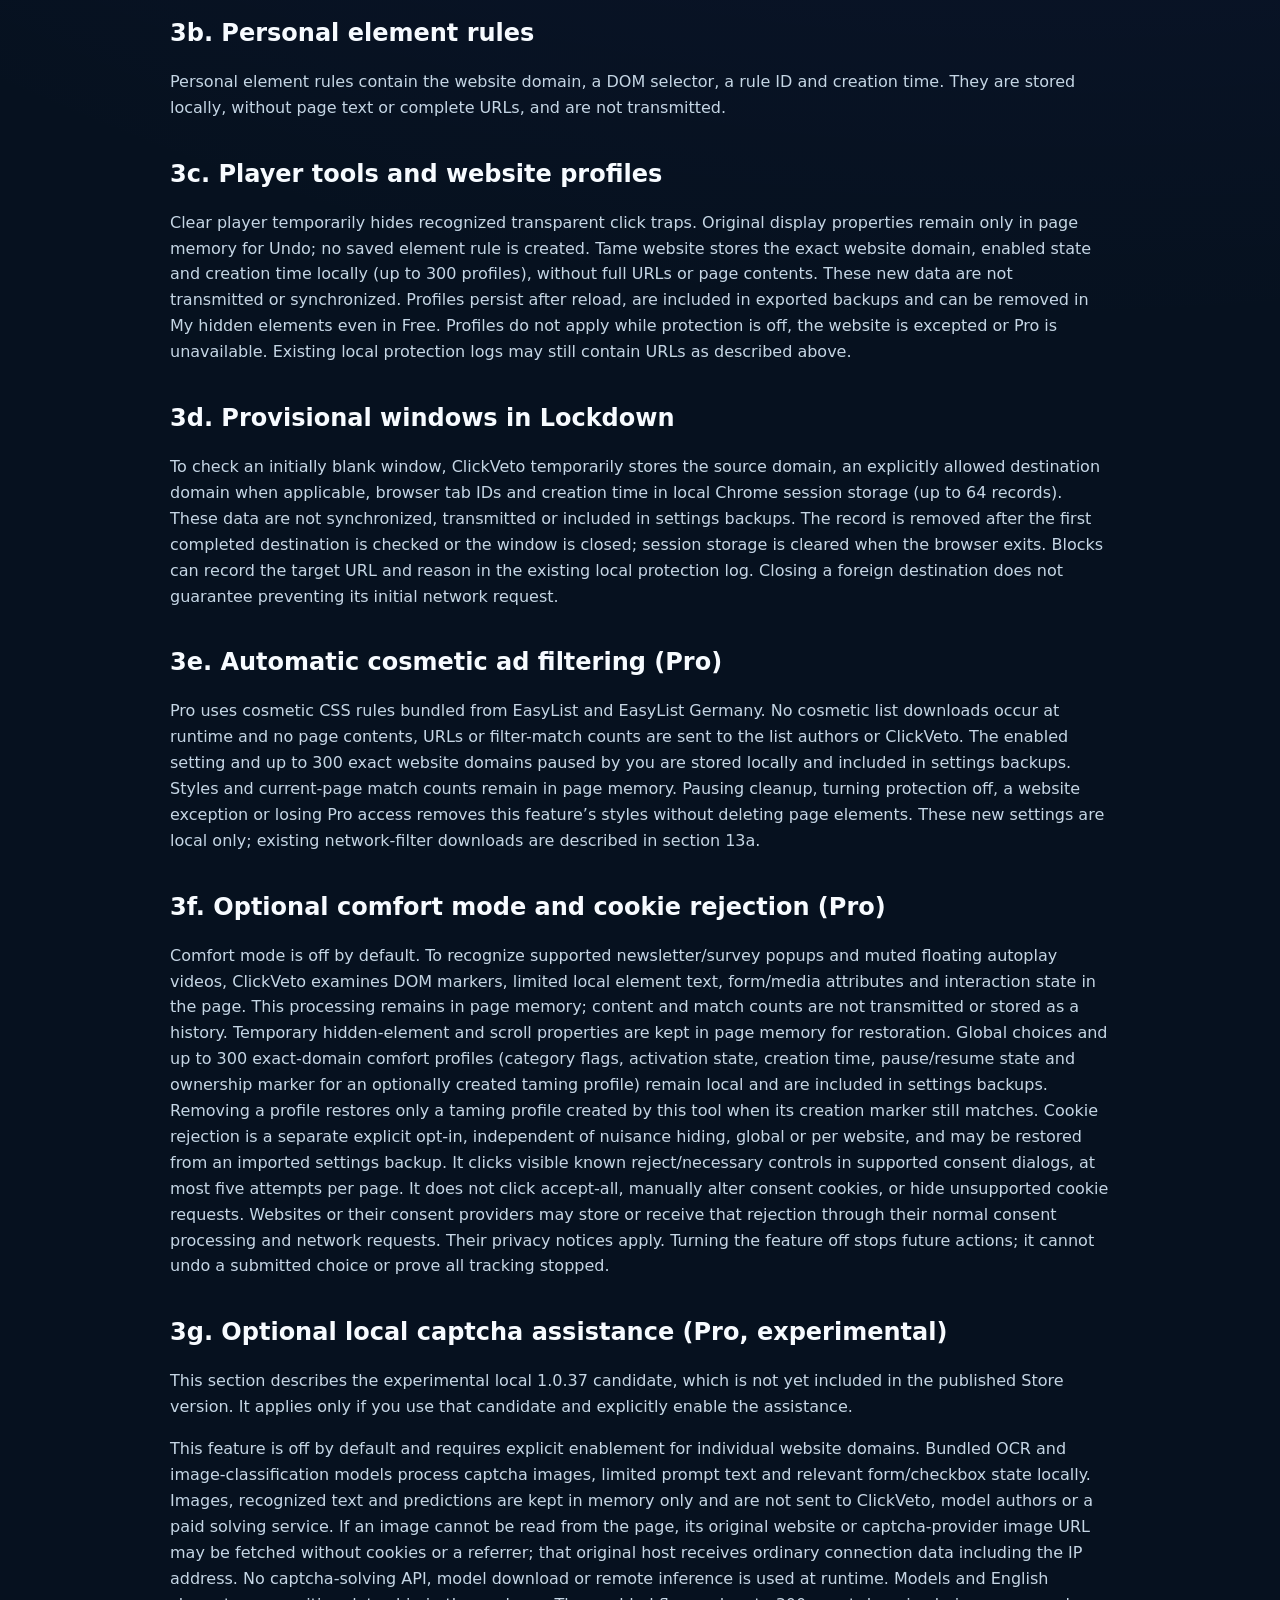
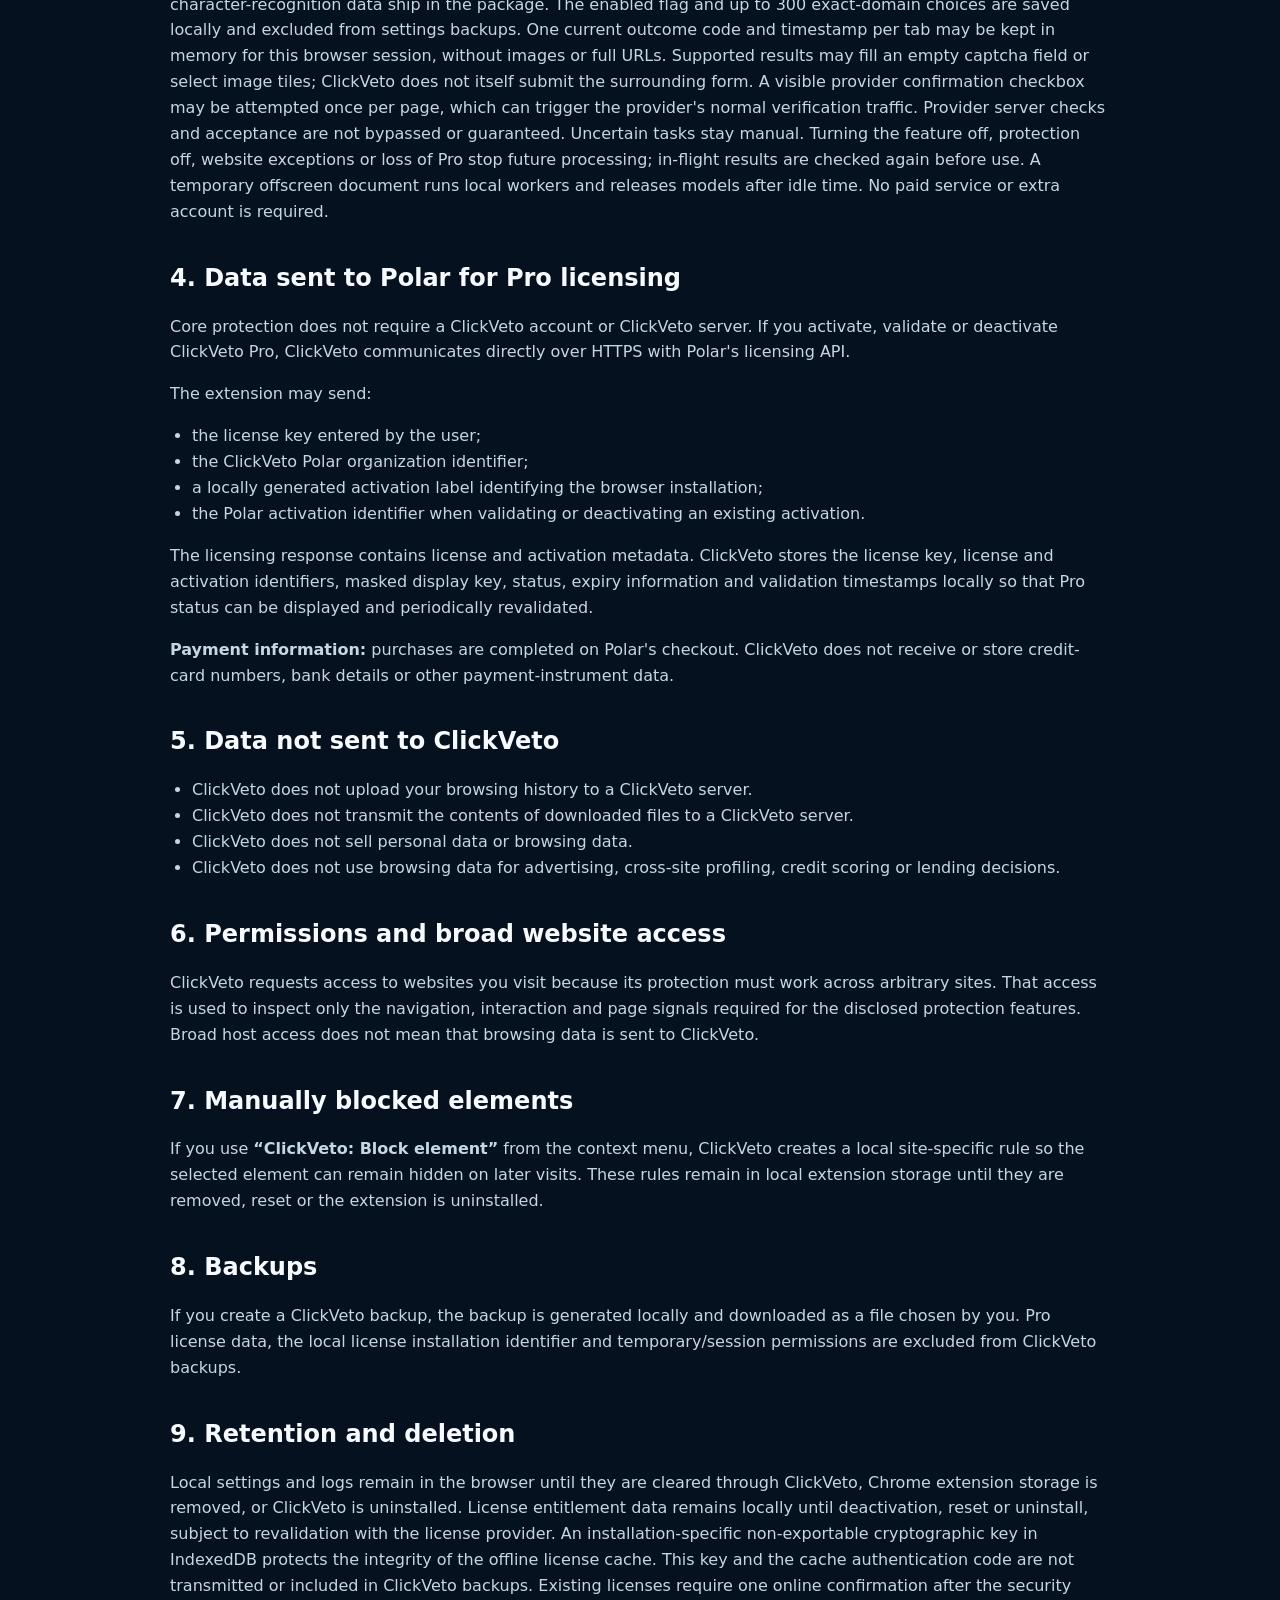
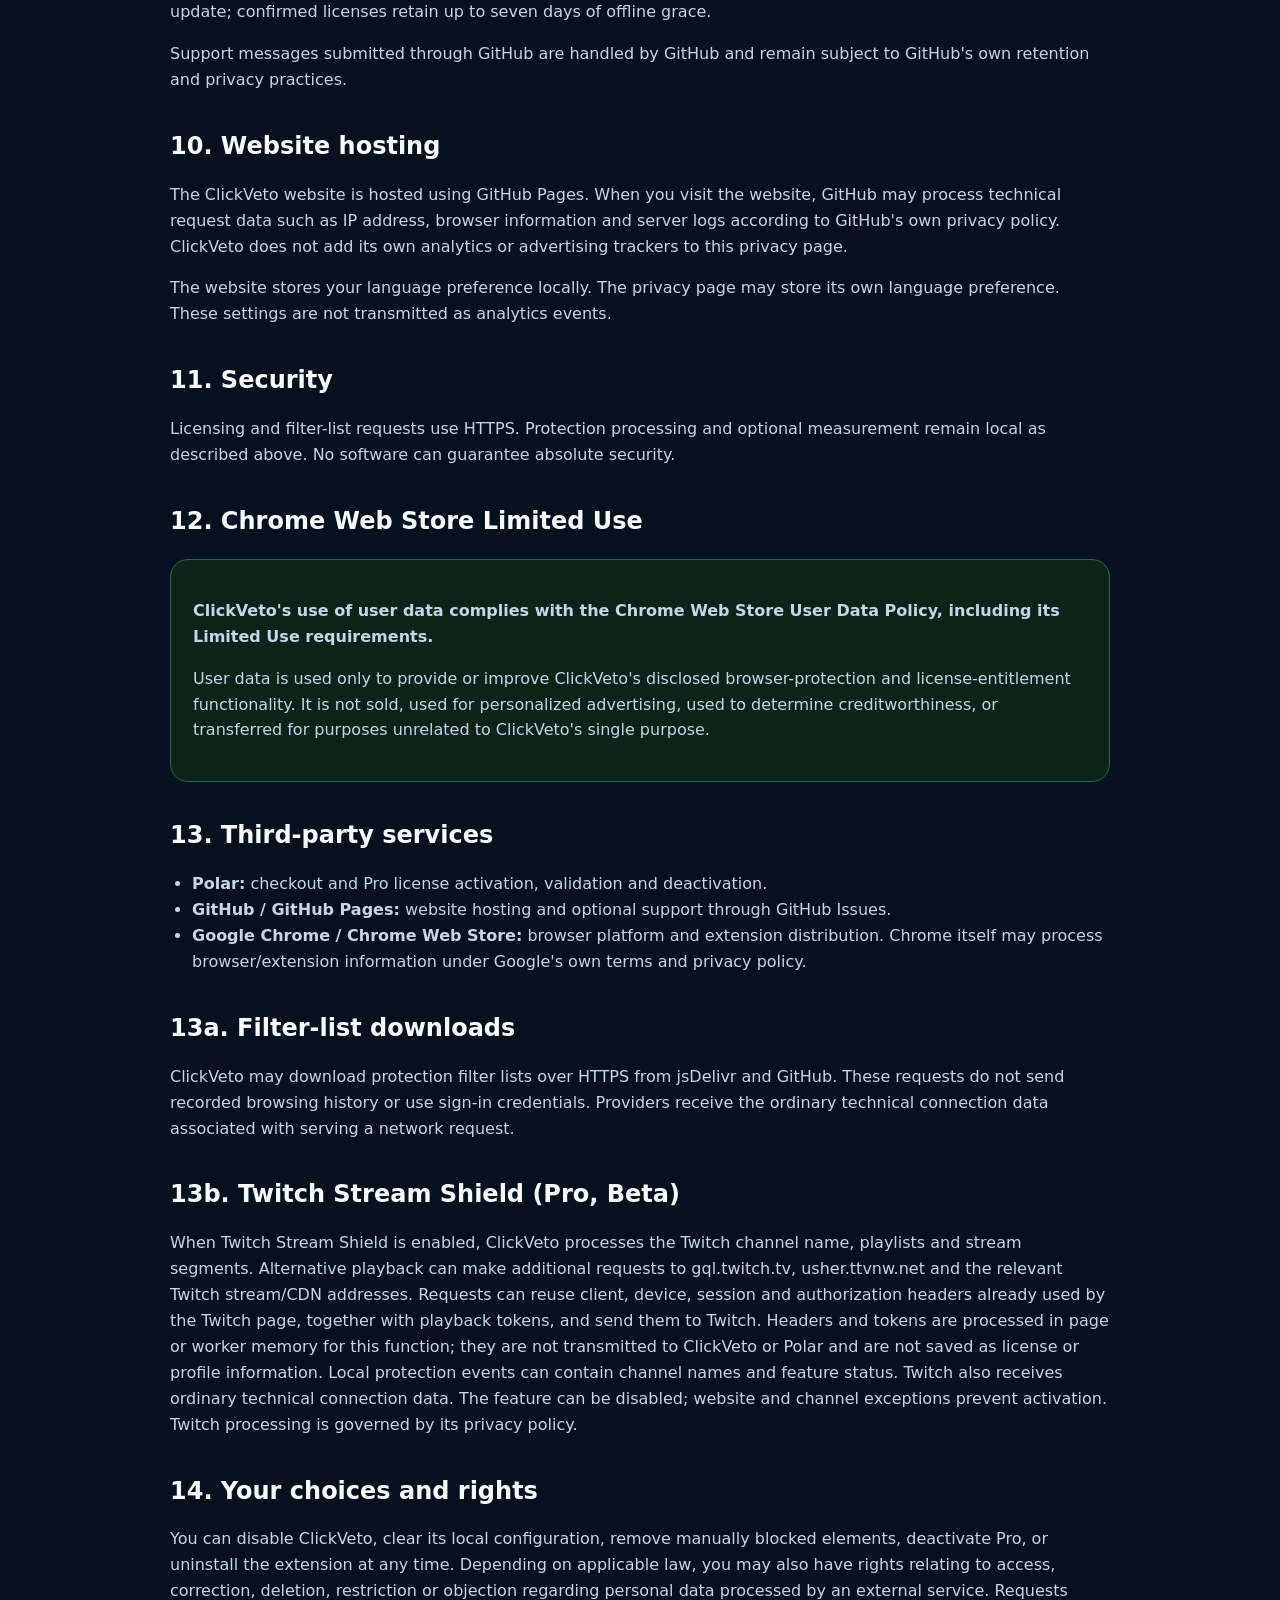
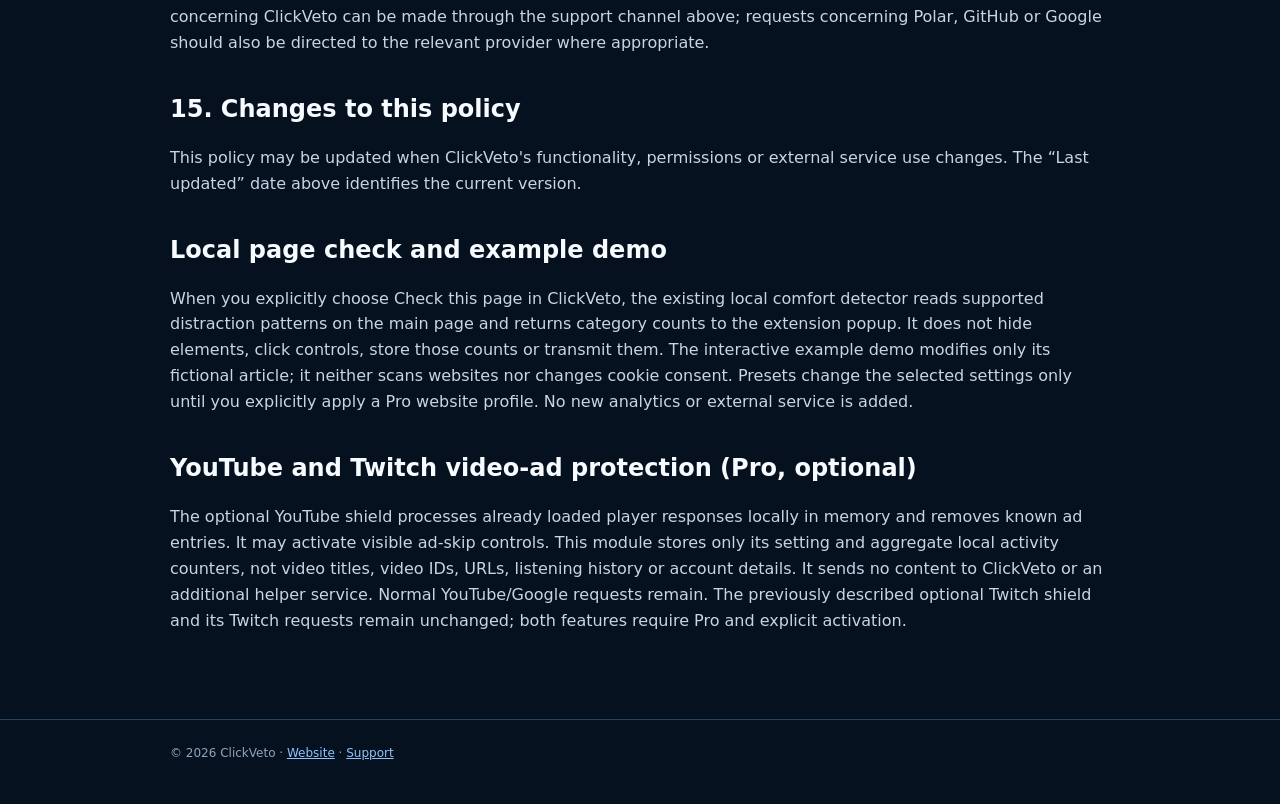
<file: privacy.html>
<!doctype html>
<html lang="de"><head>
<meta charset="utf-8">
<meta name="viewport" content="width=device-width,initial-scale=1">
<meta name="description" content="ClickVeto Privacy Policy / Datenschutzerklärung">
<meta name="theme-color" content="#06111f">
<title>ClickVeto — Privacy Policy / Datenschutzerklärung</title>
<style>
:root{color-scheme:dark;--bg:#06111f;--panel:#0b1a2b;--panel2:#102238;--line:#24415e;--text:#f7fbff;--muted:#a6bdd4;--blue:#2f86ff;--green:#63dda0}
*{box-sizing:border-box}
body{margin:0;background:radial-gradient(circle at 82% -8%,#6354ff35,transparent 32%),var(--bg);color:var(--text);font-family:Inter,ui-sans-serif,system-ui,-apple-system,"Segoe UI",sans-serif;line-height:1.62}
a{color:#8fc5ff}
.wrap{width:min(940px,calc(100% - 28px));margin:auto}
header{position:sticky;top:0;z-index:5;background:#06111fe8;backdrop-filter:blur(16px);border-bottom:1px solid var(--line)}
nav{min-height:68px;display:flex;align-items:center;justify-content:space-between;gap:16px}
.brand{font-weight:900;text-decoration:none;color:#fff;font-size:20px}
.controls{display:flex;gap:8px}
button,.back{border:1px solid var(--line);background:#0b1929;color:#fff;border-radius:11px;padding:9px 13px;font:inherit;font-size:13px;font-weight:800;cursor:pointer;text-decoration:none}
button.active{border-color:#6c8df5;background:#16214b}
main{padding:56px 0 70px}
h1{font-size:clamp(38px,6vw,58px);line-height:1.02;letter-spacing:-.045em;margin:0 0 12px}
h2{font-size:24px;margin:34px 0 10px}
h3{font-size:17px;margin:22px 0 8px}
p,li{color:#c5d6e5}
.lead{font-size:17px;color:var(--muted);max-width:780px}
.card{border:1px solid var(--line);background:linear-gradient(180deg,var(--panel2),var(--panel));border-radius:18px;padding:22px;margin:18px 0}
.good{border-color:#2e684d;background:#0b2419}
.small{font-size:13px;color:#91a8bc}
ul{padding-left:22px}
code{background:#071522;border:1px solid var(--line);border-radius:6px;padding:2px 5px;color:#d6e9fb}
.lang{display:none}
.lang.show{display:block}
footer{border-top:1px solid var(--line);padding:24px 0 40px;color:#8ea5bb;font-size:12px}
@media(max-width:620px){nav{align-items:flex-start;padding:12px 0;flex-direction:column}.controls{flex-wrap:wrap}main{padding-top:36px}}
</style>
<style>h1,h2,h3,p,li,a,code{overflow-wrap:anywhere}h1{line-height:1.15}@media(max-width:620px){h1{font-size:clamp(30px,9vw,38px)}.card{padding:16px}}</style></head>
<body>
<header>
  <nav class="wrap">
    <a class="brand" href="./">ClickVeto</a>
    <div class="controls">
      <a class="back" href="./">← Website</a>
      <button id="enBtn" class="" type="button" aria-label="English" aria-pressed="false">EN</button>
      <button id="deBtn" type="button" aria-label="Deutsch" aria-pressed="true" class="active">DE</button>
    </div>
  </nav>
</header>

<main class="wrap">
<section id="en" class="lang">
  <h1>Privacy Policy</h1>
  <p class="lead">ClickVeto is designed as a local-first browser protection extension. This policy explains what data ClickVeto processes, what remains on your device, and the limited cases in which data is sent to an external service.</p>
  <p class="small"><strong>Last updated:</strong> 30 October 2026</p>

  <div class="card good">
    <strong>Short version</strong>
    <p>Browsing protection decisions, settings and protection logs are processed locally in Chrome. ClickVeto does not sell browsing data and does not use it for advertising or profiling. Only Pro license activation, validation and deactivation communicate with Polar's license service.</p>
  </div>

  <h2>1. Controller / contact</h2>
  <p>ClickVeto is operated as the ClickVeto project by <strong>GainLog</strong>. Questions about privacy or the extension can be submitted through the ClickVeto support channel:</p>
  <p><a href="https://github.com/GainLog/clickveto-site/issues" target="_blank" rel="noreferrer">ClickVeto Support on GitHub</a></p>

  <h2>2. Single purpose of the extension</h2>
  <p>ClickVeto's single purpose is to protect users from unwanted browser actions and intrusive web behavior, including unwanted popups and popunders, suspicious redirects and tab swaps, risky downloads, unwanted advertising/network requests, deceptive overlays and related browser side effects.</p>

  <h2>3. Data processed locally</h2>
  <p>To provide that protection, ClickVeto may process the following data locally in the browser:</p>
  <ul>
    <li><strong>Web history / navigation context:</strong> website URLs, hostnames, top-level navigation events, redirect chains and source/target relationships needed to decide whether an action is expected or suspicious.</li>
    <li><strong>User activity:</strong> interaction context such as clicks, keyboard submit actions and the relationship between a user gesture and browser actions it triggers.</li>
    <li><strong>Website content and page metadata:</strong> limited DOM information, links, form targets, iframe attributes, overlay/ad markers and similar page signals needed to identify intrusive elements or distinguish intended actions from unwanted ones.</li>
    <li><strong>Protection configuration:</strong> settings, allowlists, blocklists, temporary exceptions, per-site rules, manually blocked elements, protection level and related preferences.</li>
    <li><strong>Local protection history:</strong> protection events, counters, download decisions, website reputation/adaptive signals and diagnostic information exposed by ClickVeto.</li>
  </ul>
  <p>This information is used for browser protection and troubleshooting and is stored locally using Chrome extension storage unless otherwise stated below.</p>

  <h2>3a. Optional local measurement</h2><p>Optional measurement counters are disabled by default. After you enable them, they count activity days, Pro hints, Pro-page views, purchase-button clicks, opened checkout tabs and license activations. They contain no URLs, website names, license keys or user identifiers and are not transmitted. Disabling measurement deletes counter data. They describe this browser only; opening checkout does not prove a purchase. Hint limits and snoozing work independently of measurement consent.</p><h2>3b. Personal element rules</h2><p>Personal element rules contain the website domain, a DOM selector, a rule ID and creation time. They are stored locally, without page text or complete URLs, and are not transmitted.</p><h2>3c. Player tools and website profiles</h2><p>Clear player temporarily hides recognized transparent click traps. Original display properties remain only in page memory for Undo; no saved element rule is created. Tame website stores the exact website domain, enabled state and creation time locally (up to 300 profiles), without full URLs or page contents. These new data are not transmitted or synchronized. Profiles persist after reload, are included in exported backups and can be removed in My hidden elements even in Free. Profiles do not apply while protection is off, the website is excepted or Pro is unavailable. Existing local protection logs may still contain URLs as described above.</p><h2>3d. Provisional windows in Lockdown</h2><p>To check an initially blank window, ClickVeto temporarily stores the source domain, an explicitly allowed destination domain when applicable, browser tab IDs and creation time in local Chrome session storage (up to 64 records). These data are not synchronized, transmitted or included in settings backups. The record is removed after the first completed destination is checked or the window is closed; session storage is cleared when the browser exits. Blocks can record the target URL and reason in the existing local protection log. Closing a foreign destination does not guarantee preventing its initial network request.</p><h2>3e. Automatic cosmetic ad filtering (Pro)</h2><p>Pro uses cosmetic CSS rules bundled from EasyList and EasyList Germany. No cosmetic list downloads occur at runtime and no page contents, URLs or filter-match counts are sent to the list authors or ClickVeto. The enabled setting and up to 300 exact website domains paused by you are stored locally and included in settings backups. Styles and current-page match counts remain in page memory. Pausing cleanup, turning protection off, a website exception or losing Pro access removes this feature’s styles without deleting page elements. These new settings are local only; existing network-filter downloads are described in section 13a.</p><h2>3f. Optional comfort mode and cookie rejection (Pro)</h2><p>Comfort mode is off by default. To recognize supported newsletter/survey popups and muted floating autoplay videos, ClickVeto examines DOM markers, limited local element text, form/media attributes and interaction state in the page. This processing remains in page memory; content and match counts are not transmitted or stored as a history. Temporary hidden-element and scroll properties are kept in page memory for restoration. Global choices and up to 300 exact-domain comfort profiles (category flags, activation state, creation time, pause/resume state and ownership marker for an optionally created taming profile) remain local and are included in settings backups. Removing a profile restores only a taming profile created by this tool when its creation marker still matches. Cookie rejection is a separate explicit opt-in, independent of nuisance hiding, global or per website, and may be restored from an imported settings backup. It clicks visible known reject/necessary controls in supported consent dialogs, at most five attempts per page. It does not click accept-all, manually alter consent cookies, or hide unsupported cookie requests. Websites or their consent providers may store or receive that rejection through their normal consent processing and network requests. Their privacy notices apply. Turning the feature off stops future actions; it cannot undo a submitted choice or prove all tracking stopped.</p><h2 id="captcha-local-privacy-en">3g. Optional local captcha assistance (Pro, experimental)</h2><p>This section describes the experimental local 1.0.37 candidate, which is not yet included in the published Store version. It applies only if you use that candidate and explicitly enable the assistance.</p><p>This feature is off by default and requires explicit enablement for individual website domains. Bundled OCR and image-classification models process captcha images, limited prompt text and relevant form/checkbox state locally. Images, recognized text and predictions are kept in memory only and are not sent to ClickVeto, model authors or a paid solving service. If an image cannot be read from the page, its original website or captcha-provider image URL may be fetched without cookies or a referrer; that original host receives ordinary connection data including the IP address. No captcha-solving API, model download or remote inference is used at runtime. Models and English character-recognition data ship in the package. The enabled flag and up to 300 exact-domain choices are saved locally and excluded from settings backups. One current outcome code and timestamp per tab may be kept in memory for this browser session, without images or full URLs. Supported results may fill an empty captcha field or select image tiles; ClickVeto does not itself submit the surrounding form. A visible provider confirmation checkbox may be attempted once per page, which can trigger the provider's normal verification traffic. Provider server checks and acceptance are not bypassed or guaranteed. Uncertain tasks stay manual. Turning the feature off, protection off, website exceptions or loss of Pro stop future processing; in-flight results are checked again before use. A temporary offscreen document runs local workers and releases models after idle time. No paid service or extra account is required.</p><h2>4. Data sent to Polar for Pro licensing</h2>
  <p>Core protection does not require a ClickVeto account or ClickVeto server. If you activate, validate or deactivate ClickVeto Pro, ClickVeto communicates directly over HTTPS with Polar's licensing API.</p>
  <p>The extension may send:</p>
  <ul>
    <li>the license key entered by the user;</li>
    <li>the ClickVeto Polar organization identifier;</li>
    <li>a locally generated activation label identifying the browser installation;</li>
    <li>the Polar activation identifier when validating or deactivating an existing activation.</li>
  </ul>
  <p>The licensing response contains license and activation metadata. ClickVeto stores the license key, license and activation identifiers, masked display key, status, expiry information and validation timestamps locally so that Pro status can be displayed and periodically revalidated.</p>
  <p><strong>Payment information:</strong> purchases are completed on Polar's checkout. ClickVeto does not receive or store credit-card numbers, bank details or other payment-instrument data.</p>

  <h2>5. Data not sent to ClickVeto</h2>
  <ul>
    <li>ClickVeto does not upload your browsing history to a ClickVeto server.</li>
    <li>ClickVeto does not transmit the contents of downloaded files to a ClickVeto server.</li>
    <li>ClickVeto does not sell personal data or browsing data.</li>
    <li>ClickVeto does not use browsing data for advertising, cross-site profiling, credit scoring or lending decisions.</li>
  </ul>

  <h2>6. Permissions and broad website access</h2>
  <p>ClickVeto requests access to websites you visit because its protection must work across arbitrary sites. That access is used to inspect only the navigation, interaction and page signals required for the disclosed protection features. Broad host access does not mean that browsing data is sent to ClickVeto.</p>

  <h2>7. Manually blocked elements</h2>
  <p>If you use <strong>“ClickVeto: Block element”</strong> from the context menu, ClickVeto creates a local site-specific rule so the selected element can remain hidden on later visits. These rules remain in local extension storage until they are removed, reset or the extension is uninstalled.</p>

  <h2>8. Backups</h2>
  <p>If you create a ClickVeto backup, the backup is generated locally and downloaded as a file chosen by you. Pro license data, the local license installation identifier and temporary/session permissions are excluded from ClickVeto backups.</p>

  <h2>9. Retention and deletion</h2>
  <p>Local settings and logs remain in the browser until they are cleared through ClickVeto, Chrome extension storage is removed, or ClickVeto is uninstalled. License entitlement data remains locally until deactivation, reset or uninstall, subject to revalidation with the license provider. An installation-specific non-exportable cryptographic key in IndexedDB protects the integrity of the offline license cache. This key and the cache authentication code are not transmitted or included in ClickVeto backups. Existing licenses require one online confirmation after the security update; confirmed licenses retain up to seven days of offline grace.</p>
  <p>Support messages submitted through GitHub are handled by GitHub and remain subject to GitHub's own retention and privacy practices.</p>

  <h2>10. Website hosting</h2>
  <p>The ClickVeto website is hosted using GitHub Pages. When you visit the website, GitHub may process technical request data such as IP address, browser information and server logs according to GitHub's own privacy policy. ClickVeto does not add its own analytics or advertising trackers to this privacy page.</p>

  <p>The website stores your language preference locally. The privacy page may store its own language preference. These settings are not transmitted as analytics events.</p><h2>11. Security</h2>
  <p>Licensing and filter-list requests use HTTPS. Protection processing and optional measurement remain local as described above. No software can guarantee absolute security.</p>

  <h2>12. Chrome Web Store Limited Use</h2>
  <div class="card good">
    <p><strong>ClickVeto's use of user data complies with the Chrome Web Store User Data Policy, including its Limited Use requirements.</strong></p>
    <p>User data is used only to provide or improve ClickVeto's disclosed browser-protection and license-entitlement functionality. It is not sold, used for personalized advertising, used to determine creditworthiness, or transferred for purposes unrelated to ClickVeto's single purpose.</p>
  </div>

  <h2>13. Third-party services</h2>
  <ul>
    <li><strong>Polar:</strong> checkout and Pro license activation, validation and deactivation.</li>
    <li><strong>GitHub / GitHub Pages:</strong> website hosting and optional support through GitHub Issues.</li>
    <li><strong>Google Chrome / Chrome Web Store:</strong> browser platform and extension distribution. Chrome itself may process browser/extension information under Google's own terms and privacy policy.</li>
  </ul>

  <h2>13a. Filter-list downloads</h2><p>ClickVeto may download protection filter lists over HTTPS from jsDelivr and GitHub. These requests do not send recorded browsing history or use sign-in credentials. Providers receive the ordinary technical connection data associated with serving a network request.</p><h2>13b. Twitch Stream Shield (Pro, Beta)</h2><p>When Twitch Stream Shield is enabled, ClickVeto processes the Twitch channel name, playlists and stream segments. Alternative playback can make additional requests to gql.twitch.tv, usher.ttvnw.net and the relevant Twitch stream/CDN addresses. Requests can reuse client, device, session and authorization headers already used by the Twitch page, together with playback tokens, and send them to Twitch. Headers and tokens are processed in page or worker memory for this function; they are not transmitted to ClickVeto or Polar and are not saved as license or profile information. Local protection events can contain channel names and feature status. Twitch also receives ordinary technical connection data. The feature can be disabled; website and channel exceptions prevent activation. Twitch processing is governed by its privacy policy.</p><h2>14. Your choices and rights</h2>
  <p>You can disable ClickVeto, clear its local configuration, remove manually blocked elements, deactivate Pro, or uninstall the extension at any time. Depending on applicable law, you may also have rights relating to access, correction, deletion, restriction or objection regarding personal data processed by an external service. Requests concerning ClickVeto can be made through the support channel above; requests concerning Polar, GitHub or Google should also be directed to the relevant provider where appropriate.</p>

  <h2>15. Changes to this policy</h2>
  <p>This policy may be updated when ClickVeto's functionality, permissions or external service use changes. The “Last updated” date above identifies the current version.</p>
<section id="pro-value-privacy-en"><h2>Local page check and example demo</h2><p>When you explicitly choose Check this page in ClickVeto, the existing local comfort detector reads supported distraction patterns on the main page and returns category counts to the extension popup. It does not hide elements, click controls, store those counts or transmit them. The interactive example demo modifies only its fictional article; it neither scans websites nor changes cookie consent. Presets change the selected settings only until you explicitly apply a Pro website profile. No new analytics or external service is added.</p></section><section id="video-shield-privacy-en"><h2>YouTube and Twitch video-ad protection (Pro, optional)</h2><p>The optional YouTube shield processes already loaded player responses locally in memory and removes known ad entries. It may activate visible ad-skip controls. This module stores only its setting and aggregate local activity counters, not video titles, video IDs, URLs, listening history or account details. It sends no content to ClickVeto or an additional helper service. Normal YouTube/Google requests remain. The previously described optional Twitch shield and its Twitch requests remain unchanged; both features require Pro and explicit activation.</p></section></section>

<section id="de" class="lang show">
  <h1>Datenschutzerklärung</h1>
  <p class="lead">ClickVeto ist als lokal arbeitende Browser-Schutz-Erweiterung konzipiert. Diese Datenschutzerklärung beschreibt, welche Daten ClickVeto verarbeitet, was auf deinem Gerät bleibt und in welchen wenigen Fällen Daten an einen externen Dienst übertragen werden.</p>
  <p class="small"><strong>Stand:</strong> 30. Oktober 2026</p>

  <div class="card good">
    <strong>Kurzfassung</strong>
    <p>Schutzentscheidungen, Einstellungen und Schutzprotokolle werden lokal in Chrome verarbeitet. ClickVeto verkauft keine Browserdaten und nutzt sie weder für Werbung noch für Profilbildung. Nur Aktivierung, regelmäßige Prüfung und Deaktivierung einer Pro-Lizenz kommunizieren mit dem Lizenzdienst von Polar.</p>
  </div>

  <h2>1. Verantwortlicher / Kontakt</h2>
  <p>ClickVeto wird als ClickVeto-Projekt von <strong>GainLog</strong> betrieben. Fragen zum Datenschutz oder zur Erweiterung können über den ClickVeto-Support gestellt werden:</p>
  <p><a href="https://github.com/GainLog/clickveto-site/issues" target="_blank" rel="noreferrer">ClickVeto-Support auf GitHub</a></p>

  <h2>2. Alleiniger Zweck der Erweiterung</h2>
  <p>Der alleinige Zweck von ClickVeto ist der Schutz vor unerwünschten Browser-Aktionen und aufdringlichem Web-Verhalten, insbesondere unerwünschten Popups/Popundern, verdächtigen Redirects und Tab-Wechseln, riskanten Downloads, unerwünschten Werbe- und Netzwerkanfragen, täuschenden Overlays sowie damit verbundenen Browser-Nebenwirkungen.</p>

  <h2>3. Lokal verarbeitete Daten</h2>
  <p>Für diesen Schutz kann ClickVeto folgende Daten lokal im Browser verarbeiten:</p>
  <ul>
    <li><strong>Webprotokoll / Navigationskontext:</strong> Website-URLs, Hostnamen, Top-Level-Navigationen, Redirect-Ketten sowie Quell-/Zielbeziehungen, soweit dies für die Schutzentscheidung erforderlich ist.</li>
    <li><strong>Nutzeraktivität:</strong> Interaktionskontext wie Klicks, Tastatur-Auslösungen von Formularen und die Beziehung zwischen einer Nutzeraktion und den dadurch ausgelösten Browser-Aktionen.</li>
    <li><strong>Website-Inhalte und Seitenmetadaten:</strong> begrenzte DOM-Informationen, Links, Formularziele, iframe-Attribute, Werbe-/Overlay-Marker und vergleichbare Signale, die zur Erkennung störender Elemente oder zur Unterscheidung gewünschter und unerwünschter Aktionen nötig sind.</li>
    <li><strong>Schutzkonfiguration:</strong> Einstellungen, Allow-/Blocklisten, temporäre Freigaben, Website-Regeln, manuell blockierte Elemente, Schutzstufe und weitere Präferenzen.</li>
    <li><strong>Lokaler Schutzverlauf:</strong> Schutzereignisse, Zähler, Download-Entscheidungen, Website-Reputation/adaptive Signale sowie von ClickVeto bereitgestellte Diagnoseinformationen.</li>
  </ul>
  <p>Diese Daten werden für Browserschutz und Fehlerdiagnose genutzt und – soweit nachfolgend nichts anderes genannt ist – im lokalen Chrome-Erweiterungsspeicher verarbeitet.</p>

  <h2>3a. Freiwillige lokale Messzähler</h2><p>Freiwillige Messzähler sind standardmäßig ausgeschaltet. Nach deiner Aktivierung zählen sie Nutzungstage, Pro-Hinweise, Aufrufe der Pro-Seite, Kaufbutton-Klicks, geöffnete Checkout-Tabs und Lizenzaktivierungen. Sie enthalten keine URLs, Website-Namen, Lizenzschlüssel oder Nutzerkennungen und werden nicht übertragen. Deaktivieren löscht die Zählerdaten. Sie beschreiben nur diesen Browser; ein geöffneter Checkout belegt keinen Kauf. Hinweisbegrenzung und Ausblenden funktionieren unabhängig von der Messung.</p><h2>3b. Persönliche Elementregeln</h2><p>Persönliche Elementregeln enthalten Website-Domain, DOM-Auswahlregel, Regel-ID und Erstellungszeit. Sie werden lokal ohne Seitentexte oder vollständige URLs gespeichert und nicht übertragen.</p><h2>3c. Player-Werkzeuge und Website-Profile</h2><p>Player freiräumen blendet erkannte transparente Klickfallen vorübergehend aus. Die ursprünglichen Anzeigeeigenschaften bleiben nur im Arbeitsspeicher der Seite für Rückgängig erhalten; es entsteht keine gespeicherte Elementregel. Website zähmen speichert lokal die genaue Website-Domain, Aktivierungszustand und Erstellungszeit (höchstens 300 Profile), ohne vollständige URLs oder Seiteninhalte. Diese neuen Daten werden nicht übertragen oder synchronisiert. Website-Profile bleiben nach Neuladen erhalten, sind in exportierten Backups enthalten und können unter Meine Ausblendungen auch in Free entfernt werden. Bei ausgeschaltetem Schutz, einer Website-Ausnahme oder ohne Pro wirken die Profile nicht. Bestehende lokale Schutzprotokolle können weiterhin URLs enthalten, wie oben beschrieben.</p><h2>3d. Vorläufige Fenster im Lockdown</h2><p>Für die Prüfung eines zunächst leeren Fensters speichert ClickVeto vorübergehend im lokalen Chrome-Sitzungsspeicher die Quell-Domain, gegebenenfalls eine einmalig freigegebene Zieldomain, die Browser-Tab-IDs und den Erstellungszeitpunkt (höchstens 64 Einträge). Diese Daten werden nicht synchronisiert, übertragen oder in Einstellungs-Backups aufgenommen. Die Zuordnung wird nach Prüfung des ersten abgeschlossenen Ziels oder beim Schließen des Fensters entfernt; der Sitzungsspeicher wird beim Browserende geleert. Blockierungen können wie bisher Ziel-URL und Grund im lokalen Schutzprotokoll enthalten. Das Schließen eines fremden Ziels garantiert nicht, dass dessen erste Netzwerkanfrage verhindert wurde.</p><h2>3e. Automatische kosmetische Werbefilterung (Pro)</h2><p>Pro nutzt gebündelte kosmetische CSS-Regeln aus EasyList und EasyList Germany. Zur Laufzeit werden dafür keine Listen heruntergeladen; Seiteninhalte, URLs und Listentreffer-Zähler werden weder an die Listenautoren noch an ClickVeto übertragen. Der Aktivierungszustand und bis zu 300 genaue Website-Domains mit einer von dir gesetzten Ausblend-Pause werden lokal gespeichert und in Einstellungs-Backups aufgenommen. Styles und Listentreffer-Zähler der aktuellen Seite bleiben im Arbeitsspeicher der Seite. Eine Ausblend-Pause, ausgeschalteter Schutz, eine Website-Ausnahme oder fehlender Pro-Zugang entfernt die Styles dieser Funktion, ohne Seitenelemente zu löschen. Diese neuen Einstellungen bleiben lokal; bestehende Netzfilter-Downloads beschreibt Abschnitt 13a.</p><h2>3f. Freiwilliger Komfortmodus und Cookie-Ablehnung (Pro)</h2><p>Der Komfortmodus ist standardmäßig aus. Um unterstützte Newsletter-/Umfrage-Popups und stumme schwebende Autoplay-Videos zu erkennen, prüft ClickVeto DOM-Merkmale, begrenzte lokale Elementtexte, Formular-/Medienattribute und den Interaktionszustand auf der Seite. Diese Verarbeitung bleibt im Arbeitsspeicher der Seite; Inhalte und Trefferzahlen werden nicht übertragen oder als Historie gespeichert. Ursprüngliche Element- und Scroll-Eigenschaften bleiben vorübergehend im Seiten-Arbeitsspeicher für die Rücknahme. Globale Auswahl und bis zu 300 Komfortprofile für genaue Domains (Kategorieauswahl, Aktivierungszustand, Erstellungszeit, Pause-/Fortsetzungszustand und Eigentumsmarker eines gegebenenfalls erzeugten Zähmen-Profils) bleiben lokal und sind in Einstellungs-Backups enthalten. Entfernen stellt nur ein durch dieses Werkzeug erzeugtes Zähmen-Profil zurück, wenn dessen Erstellungsmarker noch passt. Cookie-Ablehnung benötigt eine eigene ausdrückliche Aktivierung, unabhängig von der Popup-Ausblendung, global oder pro Website; ein importiertes Einstellungs-Backup kann sie wiederherstellen. Sie betätigt sichtbare bekannte Ablehnen-/Nur-notwendige-Buttons in unterstützten Consentdialogen, höchstens fünf Versuche pro Seite. Sie klickt nicht auf Alle akzeptieren, verändert Consentcookies nicht selbst und versteckt unbekannte Cookie-Anfragen nicht. Websites oder deren Consent-Anbieter können die Ablehnung über ihre normale Verarbeitung und Netzwerkanfragen speichern oder empfangen; deren Datenschutzhinweise gelten. Ausschalten beendet künftige Aktionen, kann keine abgegebene Entscheidung zurücknehmen und belegt nicht, dass sämtliches Tracking beendet wurde.</p><h2 id="captcha-local-privacy-de">3g. Freiwillige lokale Captcha-Hilfe (Pro, experimentell)</h2><p>Dieser Abschnitt beschreibt den experimentellen lokalen Kandidaten 1.0.37, der noch nicht in der veröffentlichten Store-Version enthalten ist. Er gilt, wenn du diesen Kandidaten nutzt und die Hilfe ausdrücklich aktivierst.</p><p>Die Funktion ist zunächst ausgeschaltet und benötigt eine ausdrückliche Aktivierung für einzelne Website-Domains. Gebündelte OCR- und Bildklassifikationsmodelle verarbeiten Captcha-Bilder, begrenzte Aufgabentexte und relevante Formular-/Checkbox-Zustände lokal. Bilder, erkannte Texte und Vorhersagen bleiben im Arbeitsspeicher und werden weder an ClickVeto oder Modellautoren noch an einen kostenpflichtigen Lösungsdienst übertragen. Ist ein Bild auf der Seite nicht auslesbar, kann seine ursprüngliche Bildadresse auf der Website oder beim Captcha-Anbieter ohne Cookies und ohne Referrer abgerufen werden; dieser ursprüngliche Host erhält die üblichen Verbindungsdaten einschließlich IP-Adresse. Zur Laufzeit werden keine Solver-API, Modelldownloads oder externe KI-Berechnungen genutzt. Modelle und englische Zeichenerkennungsdaten sind im Paket enthalten. Aktivierungszustand und bis zu 300 genaue Website-Auswahlen werden lokal gespeichert und sind von Einstellungs-Backups ausgeschlossen. Pro Tab kann ein aktueller Ergebniscode mit Zeitstempel für diese Browsersitzung im Arbeitsspeicher bleiben, ohne Bilder oder vollständige URLs. Unterstützte Ergebnisse können ein leeres Captcha-Feld ausfüllen oder Bildkacheln auswählen; ClickVeto sendet das umgebende Formular nicht selbst ab. Ein sichtbares Bestätigungsfeld kann einmal pro Seite versucht werden, wodurch die normalen Prüfanfragen des Anbieters ausgelöst werden können. Serverprüfungen und Akzeptanz werden weder umgangen noch garantiert. Unsichere Aufgaben bleiben manuell. Ausschalten, ausgeschalteter Schutz, Website-Ausnahmen oder Pro-Verlust stoppen weitere Verarbeitung; laufende Ergebnisse werden vor dem Anwenden erneut geprüft. Ein vorübergehendes Hintergrunddokument betreibt lokale Worker und gibt Modelle nach Leerlauf frei. Kein kostenpflichtiger Dienst und kein zusätzliches Konto erforderlich.</p><h2>4. Datenübertragung an Polar für Pro-Lizenzen</h2>
  <p>Für den Kernschutz sind weder ein ClickVeto-Konto noch ein ClickVeto-Server erforderlich. Wenn du ClickVeto Pro aktivierst, prüfst oder deaktivierst, kommuniziert ClickVeto direkt per HTTPS mit der Lizenz-API von Polar.</p>
  <p>Dabei kann die Erweiterung insbesondere übermitteln:</p>
  <ul>
    <li>den vom Nutzer eingegebenen Lizenzschlüssel;</li>
    <li>die Polar-Organisationskennung von ClickVeto;</li>
    <li>eine lokal erzeugte Aktivierungsbezeichnung für die Browserinstallation;</li>
    <li>die von Polar vergebene Aktivierungs-ID bei späteren Prüfungen oder einer Deaktivierung.</li>
  </ul>
  <p>Ein installationsbezogener, nicht exportierbarer Schlüssel in IndexedDB sichert den Offline-Lizenzcache gegen Datenänderungen. Schlüssel und Prüfcode werden nicht übertragen oder in ClickVeto-Backups gesichert. Nach dem Sicherheitsupdate ist einmal eine Online-Bestätigung nötig; bestätigte Lizenzen behalten bis zu sieben Tage Offline-Kulanz. Die Antwort des Lizenzdienstes enthält Lizenz- und Aktivierungsmetadaten. ClickVeto speichert den Lizenzschlüssel, Lizenz- und Aktivierungskennungen, die maskierte Schlüsselanzeige, Status, Ablaufangaben und Prüfzeitpunkte lokal, damit der Pro-Status angezeigt und regelmäßig erneut geprüft werden kann.</p>
  <p><strong>Zahlungsdaten:</strong> Der Kauf wird vollständig über den Checkout von Polar abgewickelt. ClickVeto erhält und speichert keine Kreditkartennummern, Bankdaten oder sonstige Zahlungsinstrumentdaten.</p>

  <h2>5. Daten, die ClickVeto nicht überträgt</h2>
  <ul>
    <li>ClickVeto lädt deinen Browserverlauf nicht auf einen ClickVeto-Server hoch.</li>
    <li>ClickVeto überträgt den Inhalt heruntergeladener Dateien nicht an einen ClickVeto-Server.</li>
    <li>ClickVeto verkauft keine personenbezogenen Daten oder Browserdaten.</li>
    <li>ClickVeto nutzt Browserdaten nicht für Werbung, Cross-Site-Profilbildung, Bonitätsprüfung oder Kreditentscheidungen.</li>
  </ul>

  <h2>6. Berechtigungen und Zugriff auf Websites</h2>
  <p>ClickVeto benötigt Zugriff auf Websites, weil der Schutz auf beliebigen vom Nutzer besuchten Seiten funktionieren muss. Der Zugriff wird nur genutzt, um die für die beschriebenen Schutzfunktionen erforderlichen Navigations-, Interaktions- und Seitensignale auszuwerten. Eine breite Hostberechtigung bedeutet nicht, dass der Browserverlauf an ClickVeto übertragen wird.</p>

  <h2>7. Manuell blockierte Elemente</h2>
  <p>Wenn du über das Kontextmenü <strong>„ClickVeto: Element blockieren“</strong> verwendest, legt ClickVeto eine lokale, websitespezifische Regel an, damit das ausgewählte Element bei späteren Besuchen ausgeblendet bleibt. Diese Regeln bleiben im lokalen Erweiterungsspeicher, bis sie entfernt/zurückgesetzt werden oder ClickVeto deinstalliert wird.</p>

  <h2>8. Backups</h2>
  <p>Ein ClickVeto-Backup wird lokal erzeugt und als Datei auf deinem Gerät gespeichert. Pro-Lizenzdaten, die lokale Lizenz-Installationskennung und temporäre bzw. sitzungsbezogene Freigaben werden nicht in ClickVeto-Backups exportiert.</p>

  <h2>9. Speicherdauer und Löschung</h2>
  <p>Lokale Einstellungen und Protokolle bleiben im Browser, bis sie über ClickVeto gelöscht/zurückgesetzt werden, der Erweiterungsspeicher entfernt wird oder ClickVeto deinstalliert wird. Lizenz-/Berechtigungsdaten bleiben bis zur Deaktivierung, zum Zurücksetzen oder zur Deinstallation lokal gespeichert und können regelmäßig beim Lizenzanbieter validiert werden.</p>
  <p>Support-Nachrichten, die über GitHub eingereicht werden, werden von GitHub verarbeitet und unterliegen den dortigen Speicher- und Datenschutzregeln.</p>

  <h2>10. Hosting der Website</h2>
  <p>Die ClickVeto-Website wird über GitHub Pages bereitgestellt. Beim Aufruf kann GitHub technische Verbindungsdaten wie IP-Adresse, Browserinformationen und Server-Logs nach der eigenen Datenschutzerklärung verarbeiten. ClickVeto bindet auf dieser Datenschutzseite keine eigenen Analyse- oder Werbetracker ein.</p>

  <p>Die Website speichert deine Sprachwahl lokal. Die Datenschutzerklärungsseite kann ihre eigene Sprachwahl speichern. Diese Einstellungen werden nicht als Analyseereignisse übertragen.</p><h2>11. Sicherheit</h2>
  <p>Lizenzkommunikation und Filterlisten-Abrufe erfolgen per HTTPS. Schutzverarbeitung und freiwillige Messung bleiben wie oben beschrieben lokal. Keine Software kann absolute Sicherheit garantieren.</p>

  <h2>12. Chrome Web Store – Limited Use</h2>
  <div class="card good">
    <p><strong>Die Nutzung von Nutzerdaten durch ClickVeto entspricht der Chrome Web Store User Data Policy einschließlich der dortigen Limited-Use-Anforderungen.</strong></p>
    <p>Nutzerdaten werden nur verwendet, um die offengelegten Browserschutz- und Lizenzberechtigungsfunktionen bereitzustellen bzw. zu verbessern. Sie werden nicht verkauft, nicht für personalisierte Werbung oder Bonitätsentscheidungen genutzt und nicht für Zwecke übertragen, die nichts mit dem alleinigen Zweck von ClickVeto zu tun haben.</p>
  </div>

  <h2>13. Eingesetzte Drittanbieter</h2>
  <ul>
    <li><strong>Polar:</strong> Checkout sowie Aktivierung, Prüfung und Deaktivierung von Pro-Lizenzen.</li>
    <li><strong>GitHub / GitHub Pages:</strong> Hosting der Website und optionaler Support über GitHub Issues.</li>
    <li><strong>Google Chrome / Chrome Web Store:</strong> Browserplattform und Verteilung der Erweiterung. Chrome selbst kann Browser-/Erweiterungsinformationen nach den eigenen Bedingungen und Datenschutzregeln verarbeiten.</li>
  </ul>

  <h2>13a. Abruf von Filterlisten</h2><p>ClickVeto kann Schutzfilterlisten per HTTPS von jsDelivr und GitHub abrufen. Diese Anfragen senden keine aufgezeichnete Browserhistorie und verwenden keine Anmeldedaten. Die Anbieter erhalten die bei Netzabrufen üblichen technischen Verbindungsdaten.</p><h2>13b. Twitch Stream Shield (Pro, Beta)</h2><p>Bei aktiviertem Twitch Stream Shield verarbeitet ClickVeto auf Twitch Kanalname, Wiedergabelisten und Streamsegmente. Für alternative Wiedergabe können zusätzliche Anfragen an gql.twitch.tv, usher.ttvnw.net und die jeweiligen Twitch-Stream/CDN-Adressen entstehen. Dabei können bereits von der Twitch-Seite verwendete Client-, Geräte-, Sitzungs- und Autorisierungsheader sowie Wiedergabe-Token an Twitch weitergegeben werden. Header und Token werden für diese Funktion im Arbeitsspeicher der Seite bzw. des Workers verarbeitet; sie werden nicht an ClickVeto oder Polar übertragen und nicht als Lizenz- oder Profilinformationen gespeichert. Lokale Schutzereignisse können Kanalnamen und Funktionsstatus enthalten. Twitch erhält außerdem die üblichen technischen Verbindungsdaten. Die Funktion ist abschaltbar; Website- und Kanal-Ausnahmen verhindern ihre Aktivierung. Die Twitch-Datenschutzerklärung gilt für die Verarbeitung durch Twitch.</p><h2>14. Wahlmöglichkeiten und Betroffenenrechte</h2>
  <p>Du kannst ClickVeto jederzeit deaktivieren, die lokale Konfiguration löschen, manuell blockierte Elemente entfernen, Pro deaktivieren oder die Erweiterung deinstallieren. Je nach anwendbarem Recht können zusätzlich Rechte auf Auskunft, Berichtigung, Löschung, Einschränkung oder Widerspruch bezüglich personenbezogener Daten bestehen. Anfragen zu ClickVeto können über den oben genannten Support-Kanal gestellt werden; Anfragen zu Polar, GitHub oder Google sollten – soweit einschlägig – zusätzlich direkt an den jeweiligen Anbieter gerichtet werden.</p>

  <h2>15. Änderungen dieser Datenschutzerklärung</h2>
  <p>Diese Datenschutzerklärung kann angepasst werden, wenn sich Funktionen, Berechtigungen oder die Nutzung externer Dienste von ClickVeto ändern. Maßgeblich ist das oben angegebene Aktualisierungsdatum.</p>
<section id="pro-value-privacy-de"><h2>Lokaler Seiten-Check und Beispieldemo</h2><p>Wenn du in ClickVeto ausdrücklich Diese Seite prüfen wählst, liest die vorhandene lokale Komfort-Erkennung unterstützte Störmuster auf der Hauptseite und gibt Kategorieanzahlen an das Erweiterungs-Popup zurück. Dabei werden keine Elemente ausgeblendet, keine Buttons angeklickt und keine Ergebnisse gespeichert oder übertragen. Die interaktive Beispieldemo verändert nur ihren fiktiven Artikel; sie scannt keine Websites und verändert keine Cookie-Einwilligung. Vorlagen ändern nur die Auswahl, bis du ein Pro-Website-Profil ausdrücklich anwendest. Keine zusätzliche Analyseübertragung und kein externer Dienst.</p></section><section id="video-shield-privacy-de"><h2>YouTube- und Twitch-Videowerbeschutz (Pro, optional)</h2><p>Der optionale YouTube-Schutz verarbeitet bereits geladene Playerantworten lokal im Arbeitsspeicher und entfernt bekannte Werbeeinträge. Er kann sichtbare Werbe-Überspringen-Buttons betätigen. Gespeichert werden nur die Einstellung und aggregierte lokale Aktivitätszähler, keine Videotitel, Video-IDs, URLs, Hörverläufe oder Kontodaten durch dieses Modul. Keine Inhaltsübertragung an ClickVeto oder einen zusätzlichen Hilfsdienst. Normale Anfragen an YouTube/Google bleiben bestehen. Der zuvor beschriebene optionale Twitch-Schutz und seine Twitch-Anfragen bleiben unverändert; beide Funktionen benötigen Pro und ausdrückliche Aktivierung.</p></section></section>
</main>

<footer>
  <div class="wrap">© 2026 ClickVeto · <a href="./">Website</a> · <a href="https://github.com/GainLog/clickveto-site/issues" target="_blank" rel="noreferrer">Support</a></div>
</footer>

<script>
const en=document.getElementById('en'),de=document.getElementById('de'),enBtn=document.getElementById('enBtn'),deBtn=document.getElementById('deBtn');
function setLang(lang){
  const isDe=lang==='de';
  en.classList.toggle('show',!isDe);de.classList.toggle('show',isDe);
  enBtn.classList.toggle('active',!isDe);deBtn.classList.toggle('active',isDe);enBtn.setAttribute('aria-pressed',String(!isDe));deBtn.setAttribute('aria-pressed',String(isDe));
  document.documentElement.lang=isDe?'de':'en';
  try{const u=new URL(location.href);u.searchParams.set('lang',isDe?'de':'en');if(u.hash.startsWith('#captcha-local-privacy-'))u.hash='#captcha-local-privacy-'+(isDe?'de':'en');history.replaceState(null,'',u.pathname+u.search+u.hash);if(u.hash)document.getElementById(u.hash.slice(1))?.scrollIntoView();}catch{}
  try{localStorage.setItem('clickveto-privacy-lang',lang)}catch{}
}
enBtn.onclick=()=>setLang('en');deBtn.onclick=()=>setLang('de');
let saved='';try{saved=localStorage.getItem('clickveto-privacy-lang')||''}catch{}
const requested=new URL(location.href).searchParams.get('lang');setLang((requested==='de'||requested==='en')?requested:(saved||((navigator.language||'').toLowerCase().startsWith('de')?'de':'en')));
</script>






</body></html>
</file>
<file: pro_value.css>
.cv-value-card,.cv-value-demo,.cv-value-outcomes{border:1px solid #38516e;border-radius:18px;padding:20px;margin:18px 0;background:#101f31;color:#e5edf8;box-sizing:border-box;min-width:0;overflow-wrap:anywhere}.cv-value-card h2,.cv-value-demo h2{font-size:1.25rem;margin:0 0 12px}.cv-value-note{font-size:.86rem;line-height:1.55;color:#aebfd5}.cv-value-actions{display:flex;gap:10px;flex-wrap:wrap;margin:14px 0}.cv-value-actions button,.cv-value-actions a{padding:10px 14px;border:1px solid #59799f;border-radius:10px;background:#173251;color:#f5f8ff;cursor:pointer;text-decoration:none;white-space:normal;font:inherit;max-width:100%;box-sizing:border-box}.cv-value-actions [aria-pressed=true]{background:#2468d5;border-color:#87baff}.cv-value-stage{border-radius:12px;background:#eaf0f7;color:#15253c;padding:18px;min-height:230px;position:relative;display:grid;grid-template-columns:minmax(0,1fr) minmax(115px,.7fr);gap:12px}.cv-value-article{min-width:0}.cv-value-article h3{margin:0 0 12px}.cv-value-lines{color:#b7c4d3;letter-spacing:4px;line-height:2.5}.cv-value-nuisances{display:grid;gap:10px}.cv-value-nuisances[hidden]{display:none!important}.cv-value-nuisance{background:#ffdeac;border:1px solid #c18c3c;padding:12px;border-radius:10px;color:#593200;font-size:.9rem}.cv-value-result{min-height:3em;line-height:1.5}.cv-value-outcomes{display:grid;grid-template-columns:repeat(3,minmax(0,1fr));gap:20px}.cv-value-outcomes article{min-width:0}.cv-value-outcomes h3{font-size:1.1rem}.cv-value-outcomes p{line-height:1.6}.cv-value-advanced{margin:20px 0}.cv-value-advanced>summary{cursor:pointer;padding:18px;border:1px solid #38516e;border-radius:12px;font-weight:600}.cv-value-card a{color:#b6d6ff}.cv-value-card button:focus-visible,.cv-value-demo button:focus-visible,.cv-value-card a:focus-visible,.cv-value-advanced summary:focus-visible{outline:3px solid #a5ccff;outline-offset:3px}.cv-value-preset-note{display:block;margin-top:4px;font-size:.8rem}.popup-body .cv-value-card{padding:14px;margin:14px 0}.cv-value-check-result{white-space:pre-line}.cv-value-site-check{margin-top:10px}@media(max-width:700px){.cv-value-outcomes{grid-template-columns:1fr}.cv-value-stage{grid-template-columns:1fr}.cv-value-card,.cv-value-demo{padding:16px}}
</file>
